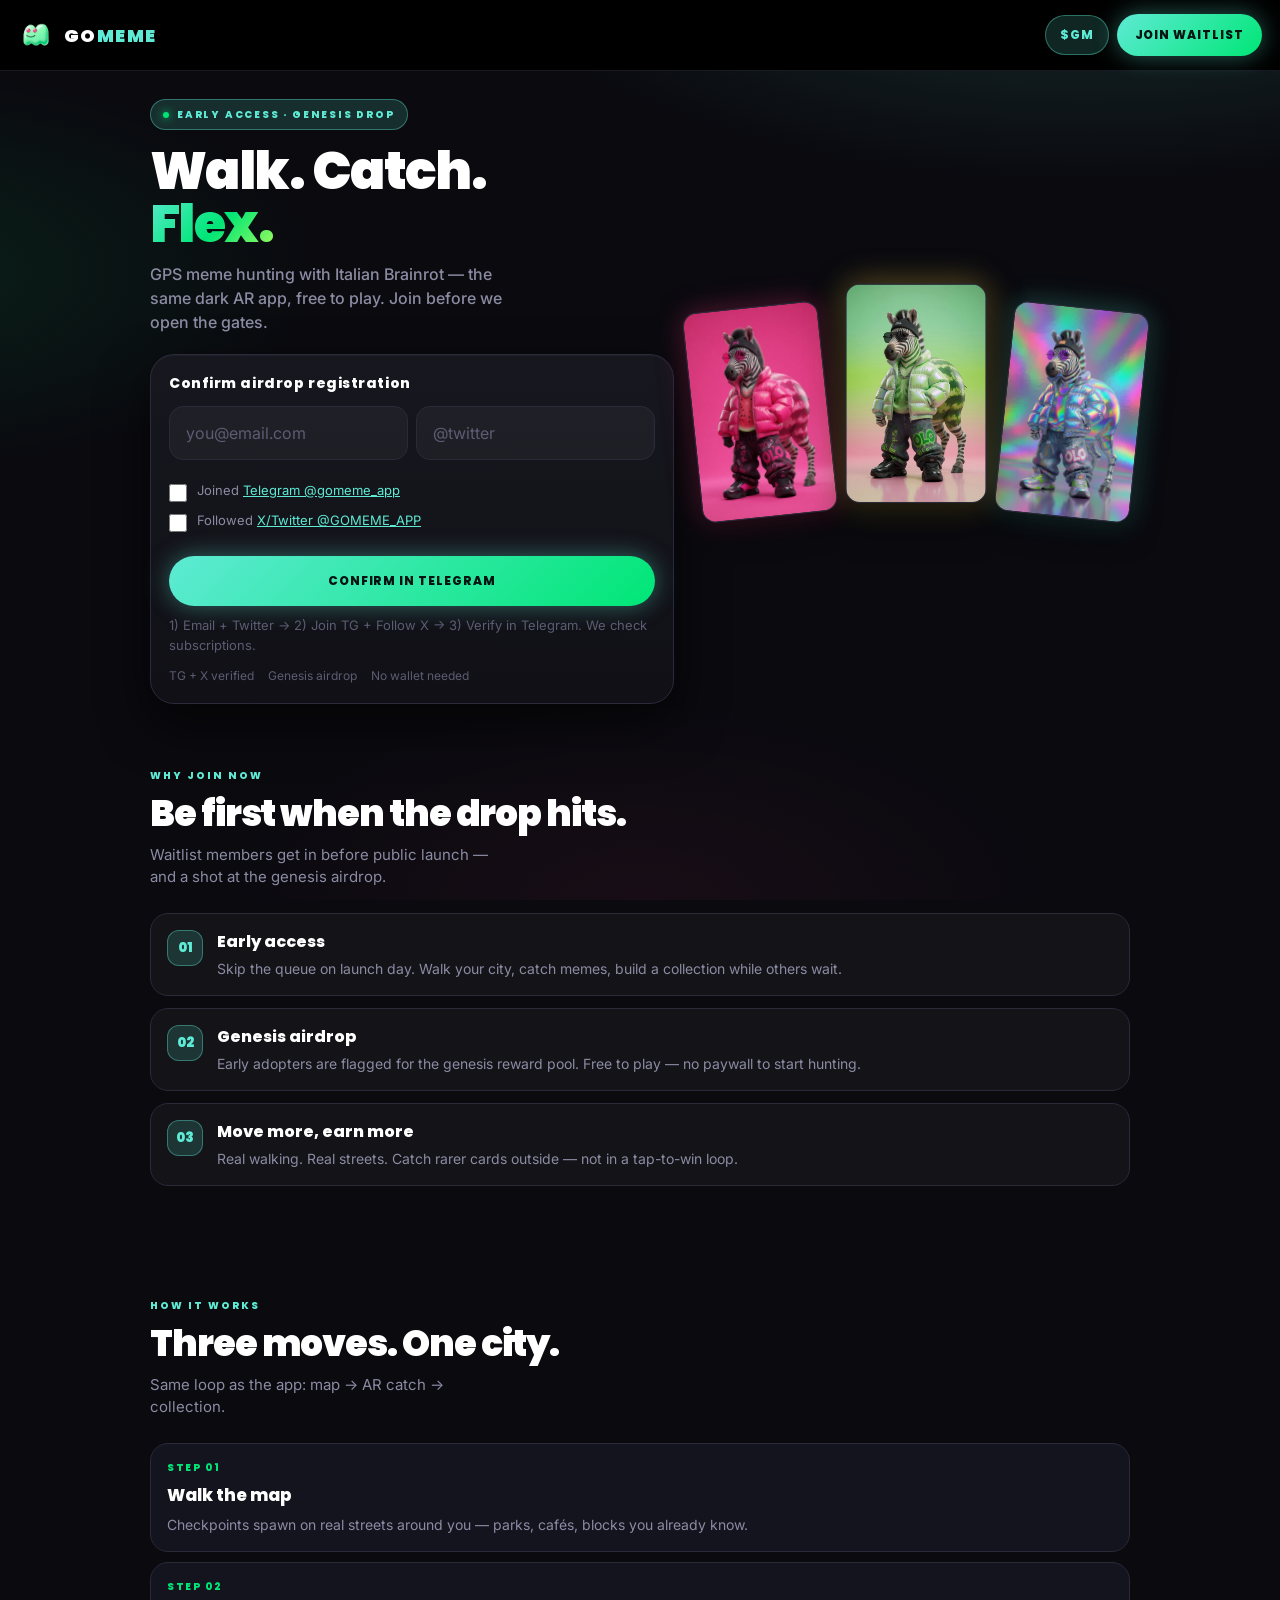
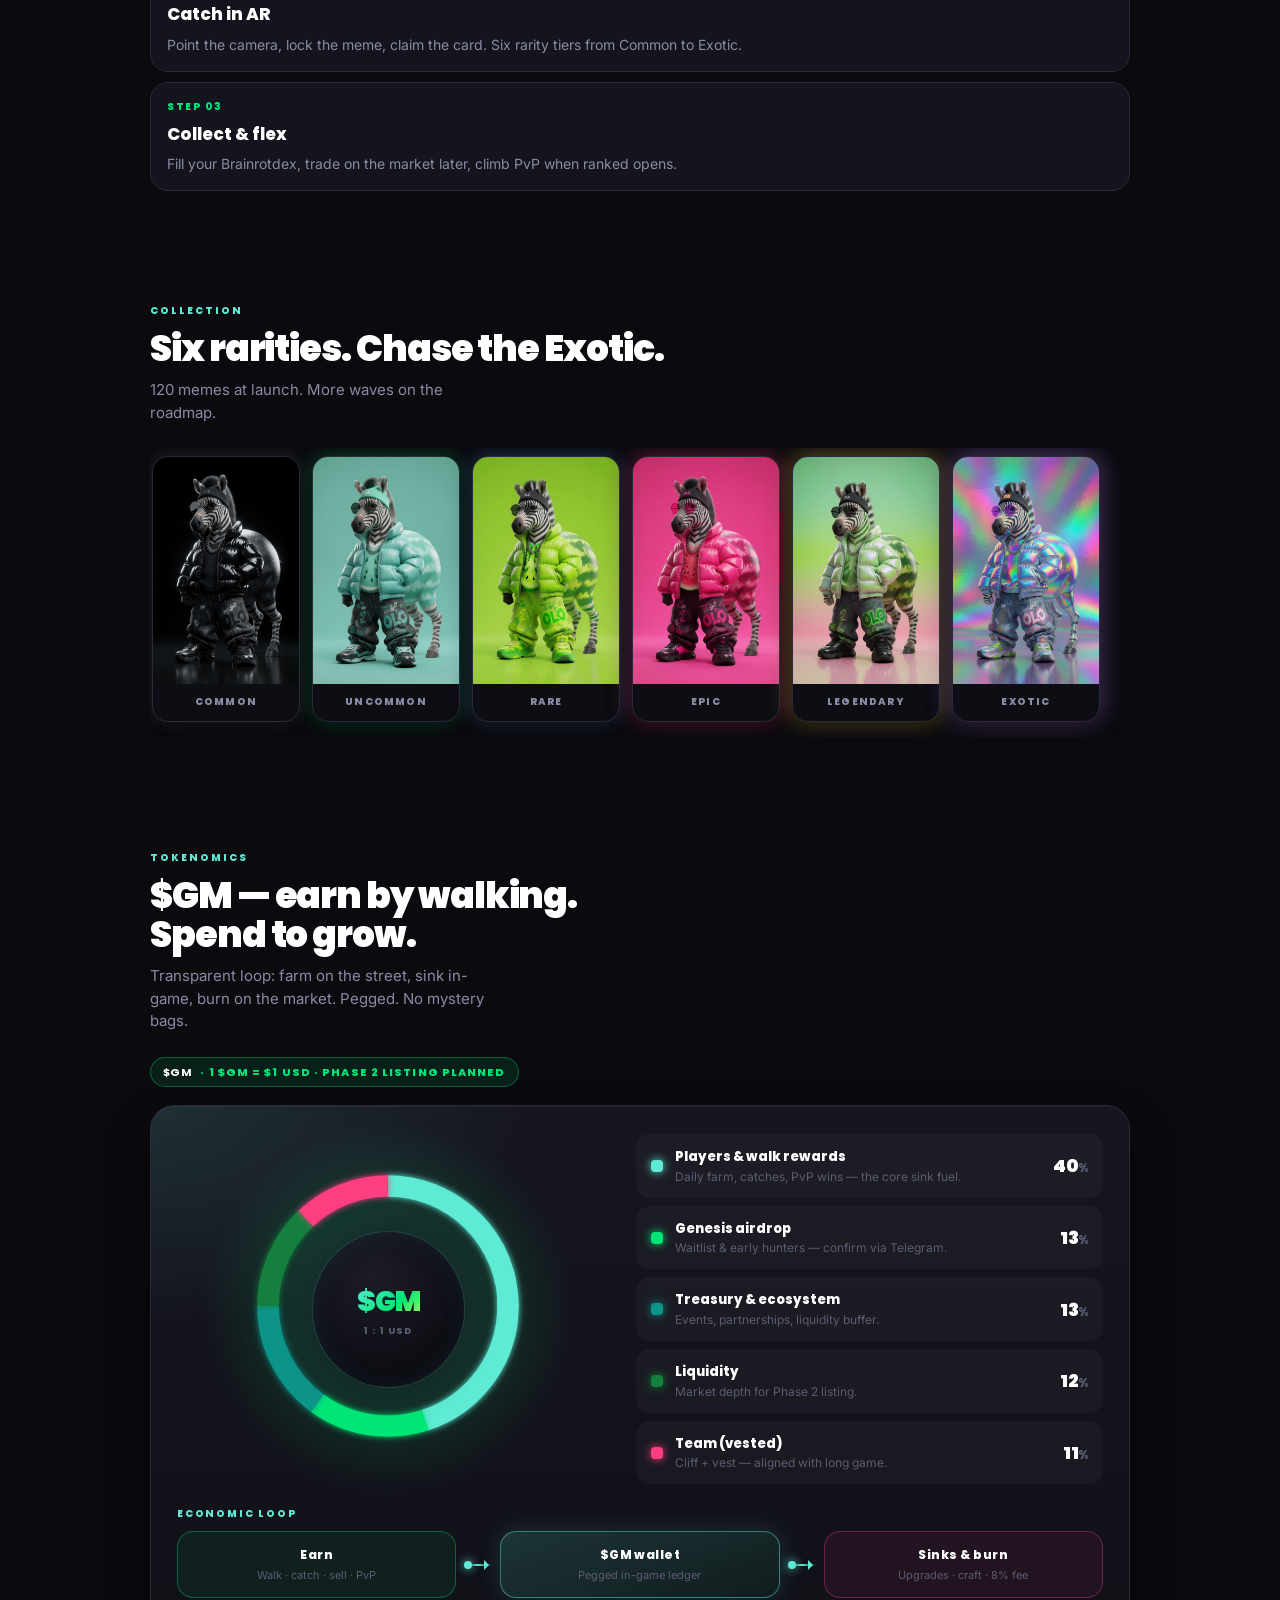
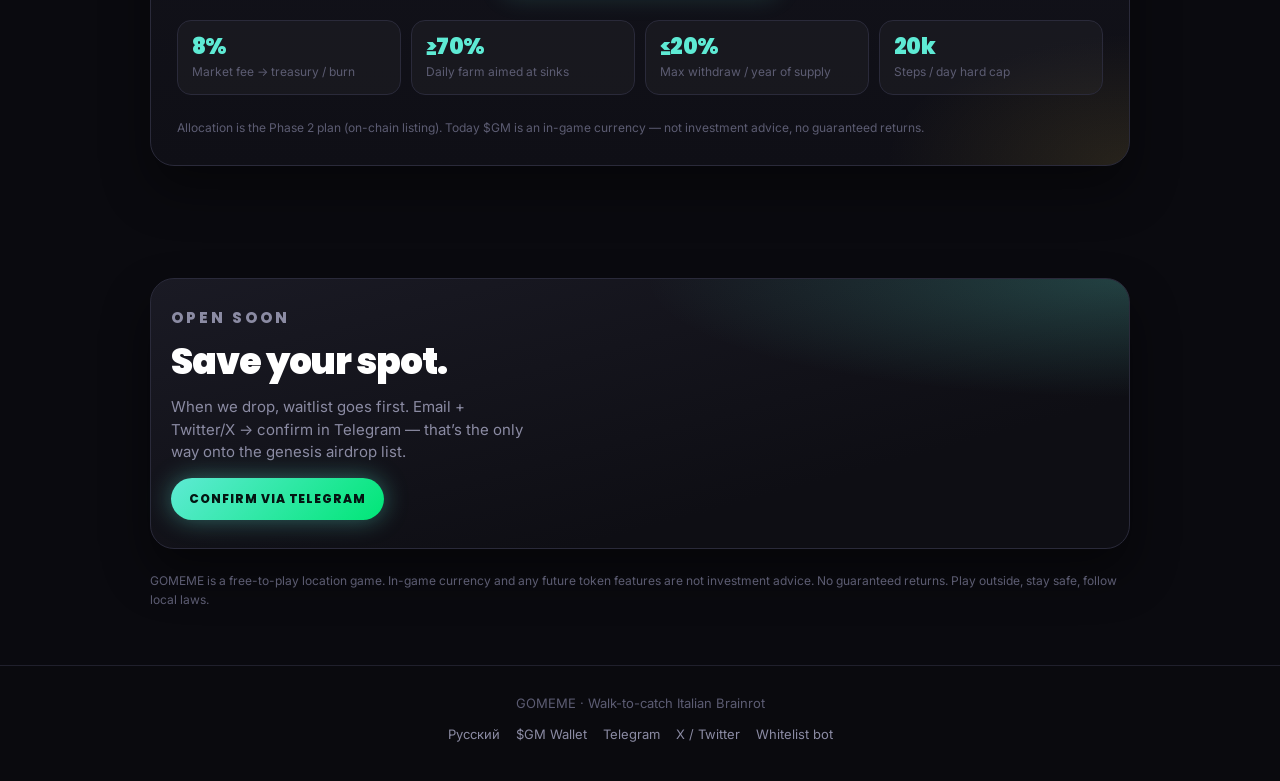
<file: index.html>
<!DOCTYPE html>
<html lang="en">
<head>
  <meta charset="UTF-8" />
  <meta name="viewport" content="width=device-width, initial-scale=1, viewport-fit=cover" />
  <title>GOMEME — Early Access Waitlist</title>
  <meta name="description" content="Walk your city. Catch Italian Brainrot memes in AR. Join the GOMEME waitlist for early access and the genesis airdrop." />
  <meta property="og:title" content="GOMEME — Early Access Waitlist" />
  <meta property="og:description" content="GPS meme hunting. Free to play. Join the waitlist before drop." />
  <meta property="og:type" content="website" />
  <meta name="theme-color" content="#0A0A0F" />
  <link rel="icon" href="official/favicon.ico?v=10" sizes="any" />
  <link rel="icon" type="image/png" href="official/favicon-192.png?v=10" sizes="192x192" />
  <link rel="apple-touch-icon" href="official/apple-touch-icon.png?v=10" sizes="180x180" />
  <link rel="preconnect" href="https://fonts.googleapis.com" />
  <link rel="preconnect" href="https://fonts.gstatic.com" crossorigin />
  <link href="https://fonts.googleapis.com/css2?family=Poppins:wght@600;700;800;900&family=Inter:wght@400;500;600;700&display=swap" rel="stylesheet" />
  <style>
    :root {
      --bg: #0a0a0f;
      --bg-elev: #131318;
      --card: #14141f;
      --border: #2a2a3a;
      --text: #ffffff;
      --muted: #8b8ba3;
      --dim: #5c5c72;
      --mint: #5eead4;
      --mint-soft: rgba(94, 234, 212, 0.16);
      --mint-line: rgba(94, 234, 212, 0.38);
      --lime: #00e676;
      --pink: #ff3d81; /* только мелкий акцент, не UI */
      --gold: #ffd24a;
      --lime-bright: #b2ff59;
      --font-display: "Poppins", system-ui, sans-serif;
      --font: "Inter", system-ui, sans-serif;
      --radius: 18px;
      --radius-lg: 24px;
      --safe-b: env(safe-area-inset-bottom, 0px);
    }

    *, *::before, *::after { box-sizing: border-box; margin: 0; padding: 0; }
    html { scroll-behavior: smooth; }
    body {
      font-family: var(--font);
      background: var(--bg);
      color: var(--text);
      line-height: 1.5;
      -webkit-font-smoothing: antialiased;
      overflow-x: hidden;
      min-height: 100svh;
    }
    a { color: inherit; text-decoration: none; }
    img { display: block; max-width: 100%; }
    button, input { font: inherit; }

    /* ambient app glow — как в map/reveal */
    .atmosphere {
      position: fixed;
      inset: 0;
      z-index: 0;
      pointer-events: none;
      background:
        radial-gradient(ellipse 90% 55% at 85% -10%, rgba(94, 234, 212, 0.18), transparent 55%),
        radial-gradient(ellipse 70% 45% at -10% 30%, rgba(0, 230, 118, 0.10), transparent 50%),
        radial-gradient(ellipse 60% 40% at 50% 100%, rgba(255, 61, 129, 0.06), transparent 55%),
        var(--bg);
    }
    .wrap { position: relative; z-index: 1; }

    /* —— Nav (app HUD) —— */
    .nav {
      position: sticky;
      top: 0;
      z-index: 40;
      display: flex;
      align-items: center;
      justify-content: space-between;
      gap: 12px;
      padding: 14px 18px;
      padding-top: max(14px, env(safe-area-inset-top));
      background: #000;
      border-bottom: 1px solid rgba(42, 42, 58, 0.6);
    }
    .brand {
      display: flex;
      align-items: center;
      gap: 10px;
      min-width: 0;
    }
    .brand img {
      width: 36px;
      height: 36px;
      /* true cutout PNG — no filter/shadow (WebKit draws a square plate) */
      border-radius: 0;
      background: transparent;
      border: 0;
      box-shadow: none;
      filter: none;
    }
    .brand-name {
      font-family: var(--font-display);
      font-weight: 900;
      font-size: 18px;
      letter-spacing: 0.08em;
      text-transform: uppercase;
    }
    .brand-name span { color: var(--mint); }
    .btn {
      display: inline-flex;
      align-items: center;
      justify-content: center;
      font-family: var(--font-display);
      font-weight: 800;
      font-size: 12px;
      letter-spacing: 0.08em;
      text-transform: uppercase;
      color: #041512;
      background: linear-gradient(135deg, #5eead4 0%, #00e676 100%);
      border: 0;
      border-radius: 999px;
      padding: 12px 18px;
      white-space: nowrap;
      cursor: pointer;
      box-shadow: 0 0 24px rgba(94, 234, 212, 0.4);
      transition: transform 0.2s ease, filter 0.2s ease, box-shadow 0.2s ease;
    }
    .btn:hover { transform: translateY(-1px); filter: brightness(1.06); box-shadow: 0 0 32px rgba(94, 234, 212, 0.55); }
    .btn:disabled { opacity: 0.55; cursor: wait; transform: none; }
    .btn-ghost {
      background: var(--mint-soft);
      color: var(--mint);
      border: 1px solid var(--mint-line);
      box-shadow: none;
    }

    /* —— Hero —— */
    .hero {
      width: min(720px, calc(100% - 32px));
      margin: 0 auto;
      padding: 28px 0 8px;
      display: grid;
      gap: 22px;
    }
    .chip {
      display: inline-flex;
      align-items: center;
      gap: 8px;
      width: fit-content;
      font-family: var(--font-display);
      font-size: 10px;
      font-weight: 800;
      letter-spacing: 0.18em;
      text-transform: uppercase;
      color: var(--mint);
      background: var(--mint-soft);
      border: 1px solid var(--mint-line);
      border-radius: 999px;
      padding: 7px 12px;
    }
    .chip::before {
      content: "";
      width: 6px;
      height: 6px;
      border-radius: 50%;
      background: var(--lime);
      box-shadow: 0 0 8px var(--lime);
    }
    .hero h1 {
      font-family: var(--font-display);
      font-weight: 900;
      font-size: clamp(34px, 9vw, 52px);
      line-height: 1.02;
      letter-spacing: -0.03em;
    }
    .hero h1 em {
      font-style: normal;
      background: linear-gradient(135deg, #5eead4, #00e676 55%, #b2ff59);
      -webkit-background-clip: text;
      background-clip: text;
      color: transparent;
    }
    .hero-lead {
      color: var(--muted);
      font-size: 16px;
      max-width: 36ch;
      font-weight: 500;
    }

    /* waitlist sheet — как модалка в приложении */
    .sheet {
      background: linear-gradient(180deg, #17171f 0%, #101016 100%);
      border: 1px solid var(--border);
      border-radius: var(--radius-lg);
      padding: 18px;
      box-shadow:
        0 20px 50px rgba(0, 0, 0, 0.55),
        inset 0 1px 0 rgba(255, 255, 255, 0.04);
    }
    .sheet-title {
      font-family: var(--font-display);
      font-weight: 800;
      font-size: 14px;
      letter-spacing: 0.04em;
      margin-bottom: 12px;
    }
    .waitlist { display: grid; gap: 10px; }
    .waitlist-row {
      display: grid;
      grid-template-columns: 1fr auto;
      gap: 8px;
    }
    .waitlist input[type="email"],
    .waitlist input[type="text"] {
      width: 100%;
      background: rgba(255, 255, 255, 0.04);
      border: 1px solid var(--border);
      color: var(--text);
      border-radius: 14px;
      padding: 14px 16px;
      outline: 0;
      transition: border-color 0.2s ease, background 0.2s ease;
    }
    .waitlist input[type="email"]::placeholder,
    .waitlist input[type="text"]::placeholder { color: var(--dim); }
    .waitlist input[type="email"]:focus,
    .waitlist input[type="text"]:focus {
      border-color: var(--mint-line);
      background: rgba(94, 234, 212, 0.06);
    }
    .extra-fields {
      display: grid;
      grid-template-columns: 1fr 1fr;
      gap: 8px;
    }
    .social-gates {
      display: grid;
      gap: 10px;
      margin-top: 12px;
    }
    .social-gates label {
      display: flex;
      align-items: flex-start;
      gap: 10px;
      font-size: 13px;
      color: var(--muted);
      cursor: pointer;
      line-height: 1.35;
      min-width: 0;
    }
    .social-gates input[type="checkbox"] {
      width: 18px;
      height: 18px;
      margin-top: 2px;
      flex-shrink: 0;
      accent-color: var(--mint);
    }
    .social-gates label > span {
      min-width: 0;
      flex: 1;
      overflow-wrap: anywhere;
    }
    .waitlist-meta {
      display: flex;
      flex-wrap: wrap;
      gap: 10px 14px;
      font-size: 12px;
      color: var(--dim);
      margin-top: 2px;
    }
    .waitlist-meta strong { color: var(--text); font-weight: 700; }
    .waitlist-note {
      font-size: 13px;
      color: var(--dim);
      min-height: 1.2em;
    }
    .waitlist-note.ok { color: var(--lime); }
    .waitlist-note.err { color: #ff6b8a; }

    /* floating rarity cards — визуальный якорь продукта */
    .fan {
      display: grid;
      grid-template-columns: repeat(3, 1fr);
      gap: 10px;
      margin-top: 6px;
      perspective: 900px;
    }
    .fan figure {
      margin: 0;
      border-radius: 14px;
      overflow: hidden;
      background: var(--card);
      border: 1px solid var(--border);
      transform-origin: center bottom;
      animation: floatCard 5.5s ease-in-out infinite;
    }
    .fan figure:nth-child(1) {
      transform: rotate(-6deg) translateY(10px);
      box-shadow: 0 12px 28px rgba(0, 0, 0, 0.5), 0 0 28px rgba(255, 61, 129, 0.35);
      animation-delay: 0s;
    }
    .fan figure:nth-child(2) {
      transform: rotate(0deg) translateY(-4px) scale(1.04);
      z-index: 2;
      box-shadow: 0 16px 36px rgba(0, 0, 0, 0.55), 0 0 32px rgba(255, 210, 74, 0.4);
      animation-delay: 0.4s;
    }
    .fan figure:nth-child(3) {
      transform: rotate(6deg) translateY(10px);
      box-shadow: 0 12px 28px rgba(0, 0, 0, 0.5), 0 0 28px rgba(94, 234, 212, 0.3);
      animation-delay: 0.8s;
    }
    .fan img { width: 100%; aspect-ratio: 9 / 14; object-fit: cover; }
    @keyframes floatCard {
      0%, 100% { translate: 0 0; }
      50% { translate: 0 -6px; }
    }

    /* —— Sections —— */
    .section {
      width: min(720px, calc(100% - 32px));
      margin: 0 auto;
      padding: 56px 0;
    }
    .section-label {
      font-family: var(--font-display);
      font-size: 10px;
      font-weight: 800;
      letter-spacing: 0.2em;
      text-transform: uppercase;
      color: var(--mint);
      margin-bottom: 12px;
    }
    .section h2 {
      font-family: var(--font-display);
      font-weight: 900;
      font-size: clamp(26px, 6.5vw, 36px);
      letter-spacing: -0.03em;
      line-height: 1.08;
      margin-bottom: 10px;
    }
    .section-lead {
      color: var(--muted);
      font-size: 15px;
      max-width: 40ch;
      margin-bottom: 24px;
    }

    .tiles {
      display: grid;
      gap: 12px;
    }
    .tile {
      display: grid;
      grid-template-columns: auto 1fr;
      gap: 14px;
      align-items: start;
      padding: 16px;
      background: var(--bg-elev);
      border: 1px solid var(--border);
      border-radius: var(--radius);
      opacity: 0;
      transform: translateY(14px);
      transition: opacity 0.55s ease, transform 0.55s ease;
    }
    .tile.in { opacity: 1; transform: none; }
    .tile-n {
      width: 36px;
      height: 36px;
      border-radius: 12px;
      display: grid;
      place-items: center;
      font-family: var(--font-display);
      font-weight: 900;
      font-size: 13px;
      color: var(--mint);
      background: var(--mint-soft);
      border: 1px solid var(--mint-line);
    }
    .tile h3 {
      font-family: var(--font-display);
      font-size: 16px;
      font-weight: 800;
      margin-bottom: 4px;
    }
    .tile p { color: var(--muted); font-size: 14px; }

    .loop {
      display: grid;
      gap: 10px;
    }
    .loop-step {
      padding: 16px;
      background: var(--card);
      border: 1px solid var(--border);
      border-radius: var(--radius);
    }
    .loop-step .n {
      display: block;
      font-family: var(--font-display);
      font-size: 10px;
      font-weight: 800;
      letter-spacing: 0.16em;
      text-transform: uppercase;
      color: var(--lime);
      margin-bottom: 8px;
    }
    .loop-step h3 {
      font-family: var(--font-display);
      font-size: 17px;
      font-weight: 800;
      margin-bottom: 6px;
    }
    .loop-step p { color: var(--muted); font-size: 14px; }

    .rarity {
      display: flex;
      gap: 12px;
      overflow-x: auto;
      scroll-snap-type: x mandatory;
      padding: 8px 2px 16px;
      -webkit-overflow-scrolling: touch;
      scrollbar-width: none;
    }
    .rarity::-webkit-scrollbar { display: none; }
    .rarity figure {
      flex: 0 0 148px;
      margin: 0;
      scroll-snap-align: start;
      border-radius: 16px;
      overflow: hidden;
      background: var(--card);
      border: 1px solid var(--border);
    }
    .rarity figure[data-r="common"] { box-shadow: 0 10px 24px rgba(0,0,0,0.4), 0 0 18px rgba(160,160,175,0.2); }
    .rarity figure[data-r="uncommon"] { box-shadow: 0 10px 24px rgba(0,0,0,0.4), 0 0 20px rgba(0,230,118,0.28); }
    .rarity figure[data-r="rare"] { box-shadow: 0 10px 24px rgba(0,0,0,0.4), 0 0 20px rgba(96,165,250,0.3); }
    .rarity figure[data-r="epic"] { box-shadow: 0 10px 24px rgba(0,0,0,0.4), 0 0 24px rgba(255,61,129,0.4); }
    .rarity figure[data-r="legendary"] { box-shadow: 0 10px 24px rgba(0,0,0,0.4), 0 0 24px rgba(255,210,74,0.42); }
    .rarity figure[data-r="exotic"] { box-shadow: 0 10px 24px rgba(0,0,0,0.4), 0 0 26px rgba(192,132,252,0.45); }
    .rarity img { width: 100%; aspect-ratio: 9 / 14; object-fit: cover; }
    .rarity figcaption {
      text-align: center;
      padding: 10px 8px 12px;
      font-family: var(--font-display);
      font-size: 10px;
      font-weight: 800;
      letter-spacing: 0.12em;
      text-transform: uppercase;
      color: var(--muted);
      background: rgba(0, 0, 0, 0.35);
    }

    /* —— Tokenomics —— */
    .tk-peg {
      display: inline-flex; align-items: center; gap: 8px;
      font-family: var(--font-display); font-size: 11px; font-weight: 800;
      letter-spacing: 0.1em; text-transform: uppercase;
      color: var(--lime); background: rgba(0, 230, 118, 0.1);
      border: 1px solid rgba(0, 230, 118, 0.35); border-radius: 999px;
      padding: 6px 12px; margin-bottom: 18px;
    }
    .tk-peg strong { color: var(--text); letter-spacing: 0.04em; }
    .tk-board {
      display: grid; gap: 22px;
      padding: 22px 18px;
      background:
        radial-gradient(ellipse 70% 60% at 0% 0%, rgba(94, 234, 212, 0.12), transparent 55%),
        radial-gradient(ellipse 50% 40% at 100% 100%, rgba(255, 210, 74, 0.1), transparent 50%),
        linear-gradient(180deg, #16161f 0%, #0f0f16 100%);
      border: 1px solid var(--border); border-radius: var(--radius-lg);
      box-shadow: 0 24px 48px rgba(0,0,0,0.4), inset 0 1px 0 rgba(255,255,255,0.04);
      overflow: visible;
    }
    .tk-split {
      display: grid; gap: 28px; align-items: center;
    }
    .tk-donut-wrap {
      position: relative; width: min(320px, 78vw); aspect-ratio: 1;
      margin: 0 auto; overflow: visible;
    }
    /* Круглое свечение — не CSS filter (он даёт квадратный bbox) */
    .tk-donut-wrap::before {
      content: "";
      position: absolute;
      inset: -8%;
      border-radius: 50%;
      background: radial-gradient(circle, rgba(94, 234, 212, 0.28) 0%, rgba(0, 230, 118, 0.12) 42%, transparent 70%);
      pointer-events: none; z-index: 0;
    }
    .tk-donut-wrap svg {
      position: relative; z-index: 1;
      width: 100%; height: 100%;
      transform: rotate(-90deg);
      overflow: visible;
    }
    .tk-ring {
      fill: none; stroke-width: 16; stroke-linecap: butt;
      stroke-dasharray: 0 565.5;
      transition: stroke-dasharray 1.1s cubic-bezier(0.22, 1, 0.36, 1), stroke-dashoffset 1.1s cubic-bezier(0.22, 1, 0.36, 1), opacity 0.25s ease;
    }
    .tk-board.in .tk-ring { /* filled via JS */ }
    .tk-track { fill: none; stroke: rgba(255,255,255,0.06); stroke-width: 16; }
    .tk-hub {
      position: absolute; inset: 26%;
      z-index: 2;
      display: grid; place-items: center; text-align: center;
      border-radius: 50%;
      background: radial-gradient(circle at 40% 30%, #1c1c28, #0c0c12 70%);
      border: 1px solid rgba(94, 234, 212, 0.22);
      box-shadow: inset 0 0 24px rgba(94, 234, 212, 0.08), 0 0 32px rgba(0,0,0,0.45);
      animation: tkPulse 3.2s ease-in-out infinite;
    }
    .tk-hub .sym {
      font-family: var(--font-display); font-weight: 900; font-size: 28px;
      letter-spacing: -0.03em;
      background: linear-gradient(135deg, #5eead4, #00e676 60%, #b2ff59);
      -webkit-background-clip: text; background-clip: text; color: transparent;
    }
    .tk-hub .sub {
      font-family: var(--font-display); font-size: 9px; font-weight: 800;
      letter-spacing: 0.16em; text-transform: uppercase; color: var(--dim); margin-top: 2px;
    }
    @keyframes tkPulse {
      0%, 100% { box-shadow: inset 0 0 24px rgba(94, 234, 212, 0.08), 0 0 28px rgba(94, 234, 212, 0.12); }
      50% { box-shadow: inset 0 0 28px rgba(94, 234, 212, 0.14), 0 0 40px rgba(94, 234, 212, 0.28); }
    }
    .tk-legend { list-style: none; display: grid; gap: 8px; margin: 0; padding: 0; }
    .tk-leg {
      display: grid; grid-template-columns: 12px 1fr auto; gap: 12px; align-items: center;
      padding: 12px 14px; border-radius: 14px;
      background: rgba(255,255,255,0.03); border: 1px solid transparent;
      cursor: default; opacity: 0; transform: translateX(12px);
      transition: opacity 0.5s ease, transform 0.5s ease, border-color 0.2s ease, background 0.2s ease;
    }
    .tk-board.in .tk-leg { opacity: 1; transform: none; }
    .tk-leg:hover, .tk-leg.active {
      background: rgba(94, 234, 212, 0.06); border-color: rgba(94, 234, 212, 0.25);
    }
    .tk-dot { width: 12px; height: 12px; border-radius: 4px; box-shadow: 0 0 10px currentColor; }
    .tk-leg h4 {
      font-family: var(--font-display); font-size: 13px; font-weight: 800; margin: 0 0 2px;
    }
    .tk-leg p { margin: 0; font-size: 12px; color: var(--dim); line-height: 1.35; }
    .tk-pct {
      font-family: var(--font-display); font-weight: 900; font-size: 18px;
      letter-spacing: -0.02em; color: var(--text); min-width: 3.2ch; text-align: right;
    }
    .tk-pct span { color: var(--dim); font-size: 12px; font-weight: 700; }

    .tk-flow {
      display: grid; gap: 10px;
      opacity: 0; transform: translateY(16px);
      transition: opacity 0.6s ease 0.15s, transform 0.6s ease 0.15s;
    }
    .tk-board.in .tk-flow { opacity: 1; transform: none; }
    .tk-flow-label {
      font-family: var(--font-display); font-size: 10px; font-weight: 800;
      letter-spacing: 0.18em; text-transform: uppercase; color: var(--mint);
    }
    .tk-pipeline {
      display: grid; grid-template-columns: 1fr auto 1fr auto 1fr; gap: 8px; align-items: stretch;
    }
    .tk-node {
      position: relative; overflow: hidden;
      padding: 14px 12px; border-radius: 16px; text-align: center;
      background: rgba(255,255,255,0.03); border: 1px solid var(--border);
    }
    .tk-node.earn { border-color: rgba(0, 230, 118, 0.35); background: rgba(0, 230, 118, 0.07); }
    .tk-node.token {
      border-color: rgba(94, 234, 212, 0.45);
      background: linear-gradient(160deg, rgba(94, 234, 212, 0.16), rgba(0, 230, 118, 0.06));
      box-shadow: 0 0 24px rgba(94, 234, 212, 0.15);
    }
    .tk-node.sink { border-color: rgba(255, 61, 129, 0.35); background: rgba(255, 61, 129, 0.07); }
    .tk-node h4 {
      font-family: var(--font-display); font-size: 12px; font-weight: 800;
      letter-spacing: 0.04em; margin-bottom: 4px;
    }
    .tk-node p { font-size: 11px; color: var(--dim); line-height: 1.35; margin: 0; }
    .tk-arrow {
      align-self: center; width: 28px; height: 2px;
      background: linear-gradient(90deg, transparent, var(--mint), transparent);
      position: relative; overflow: visible;
    }
    .tk-arrow::after {
      content: ""; position: absolute; right: -2px; top: 50%; transform: translateY(-50%);
      border: 5px solid transparent; border-left-color: var(--mint);
    }
    .tk-arrow::before {
      content: ""; position: absolute; left: 0; top: 50%; width: 8px; height: 8px;
      margin-top: -4px; border-radius: 50%; background: var(--mint);
      box-shadow: 0 0 10px var(--mint);
      animation: tkDash 1.6s linear infinite;
    }
    @keyframes tkDash {
      0% { left: 0; opacity: 0; }
      20% { opacity: 1; }
      100% { left: calc(100% - 4px); opacity: 0; }
    }

    .tk-metrics {
      display: grid; grid-template-columns: repeat(2, 1fr); gap: 10px;
      opacity: 0; transform: translateY(14px);
      transition: opacity 0.55s ease 0.25s, transform 0.55s ease 0.25s;
    }
    .tk-board.in .tk-metrics { opacity: 1; transform: none; }
    .tk-metric {
      padding: 14px; border-radius: 14px;
      background: rgba(255,255,255,0.03); border: 1px solid var(--border);
    }
    .tk-metric .v {
      font-family: var(--font-display); font-weight: 900; font-size: 22px;
      letter-spacing: -0.03em; color: var(--mint); line-height: 1.1;
    }
    .tk-metric .k {
      font-size: 12px; color: var(--dim); margin-top: 4px; line-height: 1.35;
    }
    .tk-note {
      font-size: 12px; color: var(--dim); line-height: 1.5; margin-top: 2px;
    }

    @media (min-width: 720px) {
      .tk-split { grid-template-columns: 0.95fr 1.05fr; gap: 36px; }
      .tk-metrics { grid-template-columns: repeat(4, 1fr); }
      .tk-board { padding: 28px 26px; }
    }
    @media (max-width: 520px) {
      .tk-pipeline { grid-template-columns: 1fr; gap: 6px; }
      .tk-arrow {
        width: 2px; height: 22px; margin: 0 auto;
        background: linear-gradient(180deg, transparent, var(--mint), transparent);
      }
      .tk-arrow::after {
        right: 50%; top: auto; bottom: -2px; transform: translateX(50%);
        border: 5px solid transparent; border-top-color: var(--mint); border-left-color: transparent;
      }
      .tk-arrow::before { animation: tkDashV 1.6s linear infinite; left: 50%; margin-left: -4px; top: 0; }
    }
    @keyframes tkDashV {
      0% { top: 0; opacity: 0; }
      20% { opacity: 1; }
      100% { top: calc(100% - 4px); opacity: 0; }
    }

    .drop {
      border-radius: var(--radius-lg);
      padding: 28px 20px;
      background:
        radial-gradient(ellipse 90% 80% at 100% 0%, rgba(94, 234, 212, 0.22), transparent 55%),
        linear-gradient(165deg, #1a1a24, #0e0e14 72%);
      border: 1px solid var(--border);
      box-shadow: 0 24px 48px rgba(0, 0, 0, 0.45);
      display: grid;
      gap: 14px;
    }
    .drop h2 { margin-bottom: 0; }
    .drop p { color: var(--muted); font-size: 15px; max-width: 40ch; }

    .legal {
      color: var(--dim);
      font-size: 12px;
      line-height: 1.6;
      margin-top: 22px;
    }

    footer {
      border-top: 1px solid rgba(42, 42, 58, 0.7);
      padding: 28px 20px calc(36px + var(--safe-b));
      text-align: center;
      color: var(--dim);
      font-size: 13px;
      background: rgba(10, 10, 15, 0.9);
    }
    footer a { color: var(--muted); }
    footer a:hover { color: var(--mint); }
    footer .row {
      margin-top: 12px;
      display: flex;
      gap: 16px;
      justify-content: center;
      flex-wrap: wrap;
    }

    @media (max-width: 560px) {
      .waitlist-row { grid-template-columns: 1fr; }
      .waitlist-row .btn { height: 50px; }
      .extra-fields { grid-template-columns: 1fr; }
      .fan { gap: 8px; }
    }
    @media (min-width: 860px) {
      .hero, .section { width: min(980px, calc(100% - 48px)); }
      .hero-grid {
        display: grid;
        grid-template-columns: 1.1fr 0.9fr;
        gap: 28px;
        align-items: center;
      }
      .fan { margin-top: 0; }
    }
  </style>
</head>
<body>
  <div class="atmosphere" aria-hidden="true"></div>
  <div class="wrap">
    <nav class="nav" aria-label="Primary">
      <a class="brand" href="#">
        <img src="official/logo-1-mint-96.png?v=13" width="36" height="36" alt="" />
        <span class="brand-name">GO<span>MEME</span></span>
      </a>
      <div style="display:flex;gap:8px;align-items:center">
        <a class="btn btn-ghost" href="#tokenomics" style="padding:10px 14px">$GM</a>
        <a class="btn" href="#waitlist">Join waitlist</a>
      </div>
    </nav>

    <header class="hero" id="waitlist">
      <div class="hero-grid">
        <div>
          <p class="chip">Early access · Genesis drop</p>
          <h1 style="margin-top:14px">Walk. Catch.<br /><em>Flex.</em></h1>
          <p class="hero-lead" style="margin-top:12px">
            GPS meme hunting with Italian Brainrot — the same dark AR app, free to play. Join before we open the gates.
          </p>

          <div class="sheet" style="margin-top:20px">
            <p class="sheet-title">Confirm airdrop registration</p>
            <form class="waitlist" id="waitlist-form" novalidate>
              <div class="extra-fields">
                <label class="sr-only" for="email" style="position:absolute;left:-9999px">Email</label>
                <input id="email" name="email" type="email" required autocomplete="email" placeholder="you@email.com" />
                <label class="sr-only" for="twitter" style="position:absolute;left:-9999px">Twitter / X</label>
                <input id="twitter" name="twitter" type="text" required autocomplete="username" inputmode="text" placeholder="@twitter" />
              </div>
              <div class="social-gates">
                <label>
                  <input id="gate-tg" type="checkbox" required />
                  <span>Joined <a href="https://t.me/gomeme_app" target="_blank" rel="noopener" style="color:var(--mint);text-decoration:underline">Telegram @gomeme_app</a></span>
                </label>
                <label>
                  <input id="gate-x" type="checkbox" required />
                  <span>Followed <a href="https://x.com/intent/follow?screen_name=GOMEME_APP" target="_blank" rel="noopener" style="color:var(--mint);text-decoration:underline">X/Twitter @GOMEME_APP</a></span>
                </label>
              </div>
              <button class="btn" type="submit" id="submit-btn" style="width:100%;height:50px;margin-top:14px">Confirm in Telegram</button>
              <p class="waitlist-note" id="form-note" role="status">1) Email + Twitter → 2) Join TG + Follow X → 3) Verify in Telegram. We check subscriptions.</p>
              <div class="waitlist-meta">
                <span>TG + X verified</span>
                <span>Genesis airdrop</span>
                <span>No wallet needed</span>
              </div>
            </form>
          </div>
        </div>

        <div class="fan" aria-hidden="true">
          <figure><img src="cards/epic.jpg" alt="" /></figure>
          <figure><img src="cards/legendary.jpg" alt="" /></figure>
          <figure><img src="cards/exotic.jpg" alt="" /></figure>
        </div>
      </div>
    </header>

    <main>
      <section class="section" id="why">
        <p class="section-label">Why join now</p>
        <h2>Be first when the drop hits.</h2>
        <p class="section-lead">Waitlist members get in before public launch — and a shot at the genesis airdrop.</p>
        <div class="tiles">
          <article class="tile">
            <span class="tile-n">01</span>
            <div>
              <h3>Early access</h3>
              <p>Skip the queue on launch day. Walk your city, catch memes, build a collection while others wait.</p>
            </div>
          </article>
          <article class="tile">
            <span class="tile-n">02</span>
            <div>
              <h3>Genesis airdrop</h3>
              <p>Early adopters are flagged for the genesis reward pool. Free to play — no paywall to start hunting.</p>
            </div>
          </article>
          <article class="tile">
            <span class="tile-n">03</span>
            <div>
              <h3>Move more, earn more</h3>
              <p>Real walking. Real streets. Catch rarer cards outside — not in a tap-to-win loop.</p>
            </div>
          </article>
        </div>
      </section>

      <section class="section" id="play">
        <p class="section-label">How it works</p>
        <h2>Three moves. One city.</h2>
        <p class="section-lead">Same loop as the app: map → AR catch → collection.</p>
        <div class="loop">
          <div class="loop-step">
            <span class="n">Step 01</span>
            <h3>Walk the map</h3>
            <p>Checkpoints spawn on real streets around you — parks, cafés, blocks you already know.</p>
          </div>
          <div class="loop-step">
            <span class="n">Step 02</span>
            <h3>Catch in AR</h3>
            <p>Point the camera, lock the meme, claim the card. Six rarity tiers from Common to Exotic.</p>
          </div>
          <div class="loop-step">
            <span class="n">Step 03</span>
            <h3>Collect &amp; flex</h3>
            <p>Fill your Brainrotdex, trade on the market later, climb PvP when ranked opens.</p>
          </div>
        </div>
      </section>

      <section class="section" id="rarity">
        <p class="section-label">Collection</p>
        <h2>Six rarities. Chase the Exotic.</h2>
        <p class="section-lead">120 memes at launch. More waves on the roadmap.</p>
        <div class="rarity" aria-label="Rarity card previews">
          <figure data-r="common"><img src="cards/common.jpg" alt="Common" loading="lazy" /><figcaption>Common</figcaption></figure>
          <figure data-r="uncommon"><img src="cards/uncommon.jpg" alt="Uncommon" loading="lazy" /><figcaption>Uncommon</figcaption></figure>
          <figure data-r="rare"><img src="cards/rare.jpg" alt="Rare" loading="lazy" /><figcaption>Rare</figcaption></figure>
          <figure data-r="epic"><img src="cards/epic.jpg" alt="Epic" loading="lazy" /><figcaption>Epic</figcaption></figure>
          <figure data-r="legendary"><img src="cards/legendary.jpg" alt="Legendary" loading="lazy" /><figcaption>Legendary</figcaption></figure>
          <figure data-r="exotic"><img src="cards/exotic.jpg" alt="Exotic" loading="lazy" /><figcaption>Exotic</figcaption></figure>
        </div>
      </section>

      <section class="section" id="tokenomics">
        <p class="section-label">Tokenomics</p>
        <h2>$GM — earn by walking.<br />Spend to grow.</h2>
        <p class="section-lead">Transparent loop: farm on the street, sink in-game, burn on the market. Pegged. No mystery bags.</p>
        <p class="tk-peg"><strong>$GM</strong> · 1 $GM = $1 USD · Phase&nbsp;2 listing planned</p>

        <div class="tk-board" id="tk-board" data-tk>
          <div class="tk-split">
            <div class="tk-donut-wrap" aria-hidden="true">
              <svg viewBox="0 0 240 240" role="img">
                <defs>
                  <filter id="tkRingGlow" x="-40%" y="-40%" width="180%" height="180%" color-interpolation-filters="sRGB">
                    <feGaussianBlur in="SourceGraphic" stdDeviation="2.2" result="b" />
                    <feMerge>
                      <feMergeNode in="b" />
                      <feMergeNode in="SourceGraphic" />
                    </feMerge>
                  </filter>
                </defs>
                <circle class="tk-track" cx="120" cy="120" r="90" />
                <!-- circumference ≈ 565.48 · brand palette only -->
                <circle class="tk-ring" data-pct="45" data-color="#5eead4" cx="120" cy="120" r="90" stroke="#5eead4" filter="url(#tkRingGlow)" />
                <circle class="tk-ring" data-pct="15" data-color="#00e676" cx="120" cy="120" r="90" stroke="#00e676" filter="url(#tkRingGlow)" />
                <circle class="tk-ring" data-pct="15" data-color="#0d9488" cx="120" cy="120" r="90" stroke="#0d9488" filter="url(#tkRingGlow)" />
                <circle class="tk-ring" data-pct="13" data-color="#15803d" cx="120" cy="120" r="90" stroke="#15803d" filter="url(#tkRingGlow)" />
                <circle class="tk-ring" data-pct="12" data-color="#ff3d81" cx="120" cy="120" r="90" stroke="#ff3d81" filter="url(#tkRingGlow)" />
              </svg>
              <div class="tk-hub">
                <div>
                  <div class="sym">$GM</div>
                  <div class="sub">1 : 1 USD</div>
                </div>
              </div>
            </div>

            <ul class="tk-legend" aria-label="Planned $GM allocation">
              <li class="tk-leg" data-i="0" style="transition-delay:0.05s">
                <span class="tk-dot" style="background:#5eead4;color:#5eead4"></span>
                <div>
                  <h4>Players &amp; walk rewards</h4>
                  <p>Daily farm, catches, PvP wins — the core sink fuel.</p>
                </div>
                <div class="tk-pct" data-count="45">0<span>%</span></div>
              </li>
              <li class="tk-leg" data-i="1" style="transition-delay:0.12s">
                <span class="tk-dot" style="background:#00e676;color:#00e676"></span>
                <div>
                  <h4>Genesis airdrop</h4>
                  <p>Waitlist &amp; early hunters — confirm via Telegram.</p>
                </div>
                <div class="tk-pct" data-count="15">0<span>%</span></div>
              </li>
              <li class="tk-leg" data-i="2" style="transition-delay:0.19s">
                <span class="tk-dot" style="background:#0d9488;color:#0d9488"></span>
                <div>
                  <h4>Treasury &amp; ecosystem</h4>
                  <p>Events, partnerships, liquidity buffer.</p>
                </div>
                <div class="tk-pct" data-count="15">0<span>%</span></div>
              </li>
              <li class="tk-leg" data-i="3" style="transition-delay:0.26s">
                <span class="tk-dot" style="background:#15803d;color:#15803d"></span>
                <div>
                  <h4>Liquidity</h4>
                  <p>Market depth for Phase&nbsp;2 listing.</p>
                </div>
                <div class="tk-pct" data-count="13">0<span>%</span></div>
              </li>
              <li class="tk-leg" data-i="4" style="transition-delay:0.33s">
                <span class="tk-dot" style="background:#ff3d81;color:#ff3d81"></span>
                <div>
                  <h4>Team (vested)</h4>
                  <p>Cliff + vest — aligned with long game.</p>
                </div>
                <div class="tk-pct" data-count="12">0<span>%</span></div>
              </li>
            </ul>
          </div>

          <div class="tk-flow">
            <p class="tk-flow-label">Economic loop</p>
            <div class="tk-pipeline" aria-label="Earn spend burn loop">
              <div class="tk-node earn">
                <h4>Earn</h4>
                <p>Walk · catch · sell · PvP</p>
              </div>
              <div class="tk-arrow" aria-hidden="true"></div>
              <div class="tk-node token">
                <h4>$GM wallet</h4>
                <p>Pegged in-game ledger</p>
              </div>
              <div class="tk-arrow" aria-hidden="true"></div>
              <div class="tk-node sink">
                <h4>Sinks &amp; burn</h4>
                <p>Upgrades · craft · 8% fee</p>
              </div>
            </div>
          </div>

          <div class="tk-metrics">
            <div class="tk-metric">
              <div class="v">8%</div>
              <div class="k">Market fee → treasury / burn</div>
            </div>
            <div class="tk-metric">
              <div class="v">≥70%</div>
              <div class="k">Daily farm aimed at sinks</div>
            </div>
            <div class="tk-metric">
              <div class="v">≤20%</div>
              <div class="k">Max withdraw / year of supply</div>
            </div>
            <div class="tk-metric">
              <div class="v">20k</div>
              <div class="k">Steps / day hard cap</div>
            </div>
          </div>

          <p class="tk-note">Allocation is the Phase&nbsp;2 plan (on-chain listing). Today $GM is an in-game currency — not investment advice, no guaranteed returns.</p>
        </div>
      </section>

      <section class="section" id="join">
        <div class="drop">
          <p class="section-label" style="margin-bottom:0">Open soon</p>
          <h2>Save your spot.</h2>
          <p>When we drop, waitlist goes first. Email + Twitter/X → confirm in Telegram — that’s the only way onto the genesis airdrop list.</p>
          <a class="btn" href="#waitlist" style="justify-self:start">Confirm via Telegram</a>
        </div>
        <p class="legal">
          GOMEME is a free-to-play location game. In-game currency and any future token features are not investment advice.
          No guaranteed returns. Play outside, stay safe, follow local laws.
        </p>
      </section>
    </main>

    <footer>
      <p>GOMEME · Walk-to-catch Italian Brainrot</p>
      <div class="row">
        <a href="ru.html">Русский</a>
        <a href="wallet.html">$GM Wallet</a>
        <a href="https://t.me/gomeme_app" target="_blank" rel="noopener">Telegram</a>
        <a href="https://x.com/GOMEME_APP" target="_blank" rel="noopener">X / Twitter</a>
        <a href="https://t.me/GOMEME_WHITELIST_BOT" target="_blank" rel="noopener">Whitelist bot</a>
      </div>
    </footer>
  </div>

  <script>
    (function () {
      var BOT = "GOMEME_WHITELIST_BOT";
      var STORAGE_KEY = "gomeme_waitlist_v3";

      var form = document.getElementById("waitlist-form");
      var note = document.getElementById("form-note");
      var btn = document.getElementById("submit-btn");

      function b64url(s) {
        return btoa(unescape(encodeURIComponent(s)))
          .replace(/\+/g, "-")
          .replace(/\//g, "_")
          .replace(/=+$/, "");
      }

      function normalizeTwitter(v) {
        var raw = String(v || "").trim();
        if (!raw) return null;
        raw = raw.split("?")[0].split("#")[0].replace(/\/+$/, "");
        var prefixes = [
          "https://twitter.com/", "http://twitter.com/",
          "https://x.com/", "http://x.com/",
          "twitter.com/", "x.com/", "@"
        ];
        for (var i = 0; i < prefixes.length; i++) {
          var p = prefixes[i];
          if (raw.toLowerCase().indexOf(p.toLowerCase()) === 0) {
            raw = raw.slice(p.length);
            break;
          }
        }
        raw = raw.replace(/^@/, "").split("/")[0];
        if (!/^[A-Za-z0-9_]{1,15}$/.test(raw)) return null;
        return raw.toLowerCase();
      }

      function encodeStartPayload(email, twitter) {
        var e = String(email || "").trim().toLowerCase();
        var tw = normalizeTwitter(twitter);
        if (tw) {
          var both = "w2_" + b64url(e + "|" + tw);
          if (both.length <= 64) return both;
        }
        var only = "wl_" + b64url(e);
        return only.length <= 64 ? only : "waitlist";
      }

      function loadLocal() {
        try { return JSON.parse(localStorage.getItem(STORAGE_KEY) || "[]"); }
        catch (e) { return []; }
      }
      function saveLocal(list) { localStorage.setItem(STORAGE_KEY, JSON.stringify(list)); }

      var observer = new IntersectionObserver(function (entries) {
        entries.forEach(function (entry) {
          if (entry.isIntersecting) entry.target.classList.add("in");
        });
      }, { threshold: 0.2 });
      document.querySelectorAll(".tile").forEach(function (el, i) {
        el.style.transitionDelay = i * 0.08 + "s";
        observer.observe(el);
      });

      /* —— Tokenomics donut + counters —— */
      (function initTokenomics() {
        var board = document.getElementById("tk-board");
        if (!board) return;
        var CIRC = 2 * Math.PI * 90; // ≈ 565.48
        var rings = board.querySelectorAll(".tk-ring");
        var legs = board.querySelectorAll(".tk-leg");
        var animated = false;

        rings.forEach(function (ring) {
          ring.style.strokeDasharray = "0 " + CIRC;
        });

        function animateDonut() {
          if (animated) return;
          animated = true;
          board.classList.add("in");
          var offset = 0;
          rings.forEach(function (ring, i) {
            var pct = parseFloat(ring.getAttribute("data-pct")) || 0;
            var len = (pct / 100) * CIRC;
            ring.style.strokeDasharray = len + " " + (CIRC - len);
            ring.style.strokeDashoffset = String(-offset);
            offset += len;
            ring.style.transitionDelay = i * 0.12 + "s";
          });
          legs.forEach(function (leg) {
            var pctEl = leg.querySelector(".tk-pct");
            if (!pctEl) return;
            var target = parseInt(pctEl.getAttribute("data-count"), 10) || 0;
            var start = performance.now();
            var dur = 900;
            function tick(now) {
              var t = Math.min(1, (now - start) / dur);
              var eased = 1 - Math.pow(1 - t, 3);
              pctEl.childNodes[0].nodeValue = String(Math.round(target * eased));
              if (t < 1) requestAnimationFrame(tick);
            }
            requestAnimationFrame(tick);
          });
        }

        legs.forEach(function (leg) {
          leg.addEventListener("mouseenter", function () {
            legs.forEach(function (l) { l.classList.remove("active"); });
            leg.classList.add("active");
            var idx = parseInt(leg.getAttribute("data-i"), 10);
            rings.forEach(function (r, i) {
              r.style.opacity = i === idx ? "1" : "0.35";
            });
          });
          leg.addEventListener("mouseleave", function () {
            leg.classList.remove("active");
            rings.forEach(function (r) { r.style.opacity = "1"; });
          });
        });

        var tkObs = new IntersectionObserver(function (entries) {
          entries.forEach(function (entry) {
            if (entry.isIntersecting) {
              animateDonut();
              tkObs.disconnect();
            }
          });
        }, { threshold: 0.25 });
        tkObs.observe(board);
      })();

      form.addEventListener("submit", function (e) {
        e.preventDefault();
        note.className = "waitlist-note";

        var email = (form.email.value || "").trim().toLowerCase();
        if (!/^[^\s@]+@[^\s@]+\.[^\s@]+$/.test(email)) {
          note.textContent = "Enter a valid email.";
          note.classList.add("err");
          form.email.focus();
          return;
        }

        var twitter = normalizeTwitter(form.twitter.value);
        if (!twitter) {
          note.textContent = "Enter a valid Twitter/X @handle.";
          note.classList.add("err");
          form.twitter.focus();
          return;
        }

        var gateTg = document.getElementById("gate-tg");
        var gateX = document.getElementById("gate-x");
        if (!gateTg || !gateTg.checked) {
          note.textContent = "Join Telegram @gomeme_app and check the box.";
          note.classList.add("err");
          if (gateTg) gateTg.focus();
          return;
        }
        if (!gateX || !gateX.checked) {
          note.textContent = "Follow @GOMEME_APP on X and check the box.";
          note.classList.add("err");
          if (gateX) gateX.focus();
          return;
        }

        var payload = encodeStartPayload(email, twitter);
        var list = loadLocal();
        if (!list.some(function (r) { return r.email === email; })) {
          list.push({ email: email, twitter: twitter, at: new Date().toISOString(), pending: true });
          saveLocal(list);
        }

        var url = "https://t.me/" + BOT + "?start=" + encodeURIComponent(payload);
        note.textContent = "Opening Telegram… Join TG + Follow X → I follow → Verify & Confirm.";
        note.classList.add("ok");
        btn.textContent = "Open Telegram again";
        window.location.href = url;
      });
    })();
  </script>
</body>
</html>
</file>
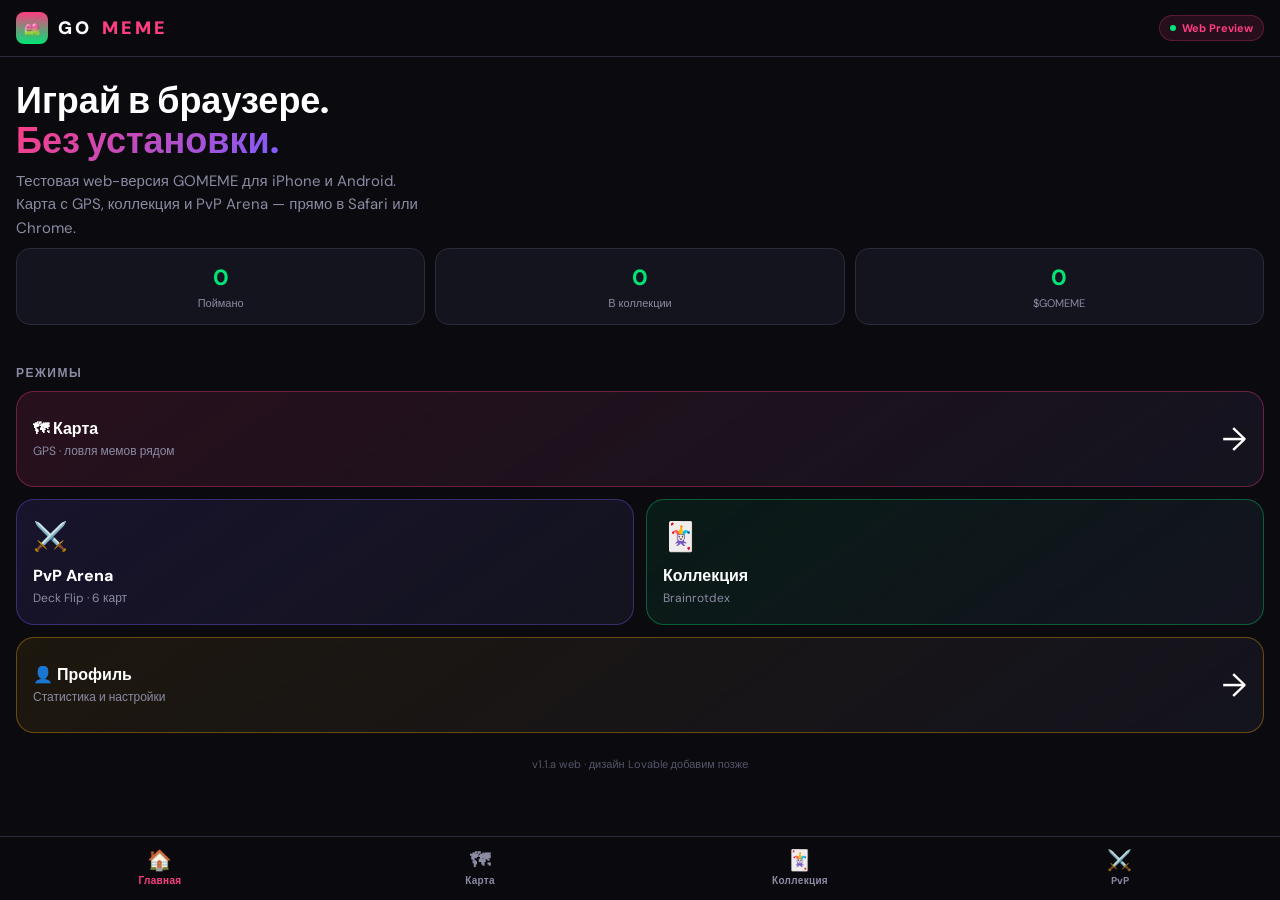
<file: app/index.html>
<!DOCTYPE html>
<html lang="ru">
<head>
  <meta charset="UTF-8" />
  <meta name="viewport" content="width=device-width, initial-scale=1, viewport-fit=cover" />
  <meta name="theme-color" content="#0A0A0F" />
  <meta name="apple-mobile-web-app-capable" content="yes" />
  <meta name="apple-mobile-web-app-status-bar-style" content="black-translucent" />
  <meta name="apple-mobile-web-app-title" content="GOMEME" />
  <title>GOMEME — Web Play</title>
  <meta name="description" content="GOMEME в браузере: карта, коллекция, PvP. Тест с iPhone и Android." />
  <link rel="manifest" href="manifest.json" />
  <link rel="apple-touch-icon" href="assets/icon-192.png" />
  <link rel="preconnect" href="https://fonts.googleapis.com" />
  <link rel="preconnect" href="https://fonts.gstatic.com" crossorigin />
  <link href="https://fonts.googleapis.com/css2?family=DM+Sans:opsz,wght@9..40,400;9..40,700;9..40,900&display=swap" rel="stylesheet" />
  <link rel="stylesheet" href="css/app.css" />
</head>
<body data-page="home">
  <div class="app-shell">
    <header class="topbar">
      <div class="logo">
        <img src="assets/icon-192.png" alt="GOMEME" width="32" height="32" />
        GO<span>MEME</span>
      </div>
      <div class="badge">Web Preview</div>
    </header>

    <main class="screen">
      <section class="hero">
        <h1>Играй в браузере.<br><span class="grad">Без установки.</span></h1>
        <p>Тестовая web-версия GOMEME для iPhone и Android. Карта с GPS, коллекция и PvP Arena — прямо в Safari или Chrome.</p>
      </section>

      <div class="stats-row" id="stats">
        <div class="stat"><div class="val" id="stat-catches">0</div><div class="lbl">Поймано</div></div>
        <div class="stat"><div class="val" id="stat-cards">0</div><div class="lbl">В коллекции</div></div>
        <div class="stat"><div class="val" id="stat-coins">0</div><div class="lbl">$GOMEME</div></div>
      </div>

      <div class="section-title">Режимы</div>
      <div class="tile-grid">
        <a class="tile pink wide" href="map.html">
          <div>
            <div class="label">🗺 Карта</div>
            <div class="sub">GPS · ловля мемов рядом</div>
          </div>
          <div class="icon">→</div>
        </a>
        <a class="tile purple" href="pvp.html">
          <div class="icon">⚔️</div>
          <div class="label">PvP Arena</div>
          <div class="sub">Deck Flip · 6 карт</div>
        </a>
        <a class="tile lime" href="collection.html">
          <div class="icon">🃏</div>
          <div class="label">Коллекция</div>
          <div class="sub">Brainrotdex</div>
        </a>
        <a class="tile gold wide" href="profile.html">
          <div>
            <div class="label">👤 Профиль</div>
            <div class="sub">Статистика и настройки</div>
          </div>
          <div class="icon">→</div>
        </a>
      </div>

      <div class="install-banner" id="install-hint" hidden>
        <strong>Добавь на экран «Домой»</strong> — Safari → Поделиться → «На экран Домой». Будет как приложение без App Store.
      </div>

      <footer class="note">v1.1.a web · дизайн Lovable добавим позже</footer>
    </main>
  </div>

  <nav class="tabbar" aria-label="Навигация">
    <a class="tab active" href="index.html"><span class="ico">🏠</span>Главная</a>
    <a class="tab" href="map.html"><span class="ico">🗺</span>Карта</a>
    <a class="tab" href="collection.html"><span class="ico">🃏</span>Коллекция</a>
    <a class="tab" href="pvp.html"><span class="ico">⚔️</span>PvP</a>
  </nav>

  <script type="module">
    import { loadState } from './js/storage.js';

    const state = loadState();
    document.getElementById('stat-catches').textContent = state.catches;
    document.getElementById('stat-cards').textContent = state.collection.length;
    document.getElementById('stat-coins').textContent = state.coins;

    const isStandalone = window.matchMedia('(display-mode: standalone)').matches
      || window.navigator.standalone === true;
    if (!isStandalone && /iPhone|iPad|Android/i.test(navigator.userAgent)) {
      document.getElementById('install-hint').hidden = false;
    }

    if ('serviceWorker' in navigator) {
      navigator.serviceWorker.register('./sw.js').catch(() => {});
    }
  </script>
</body>
</html>
</file>
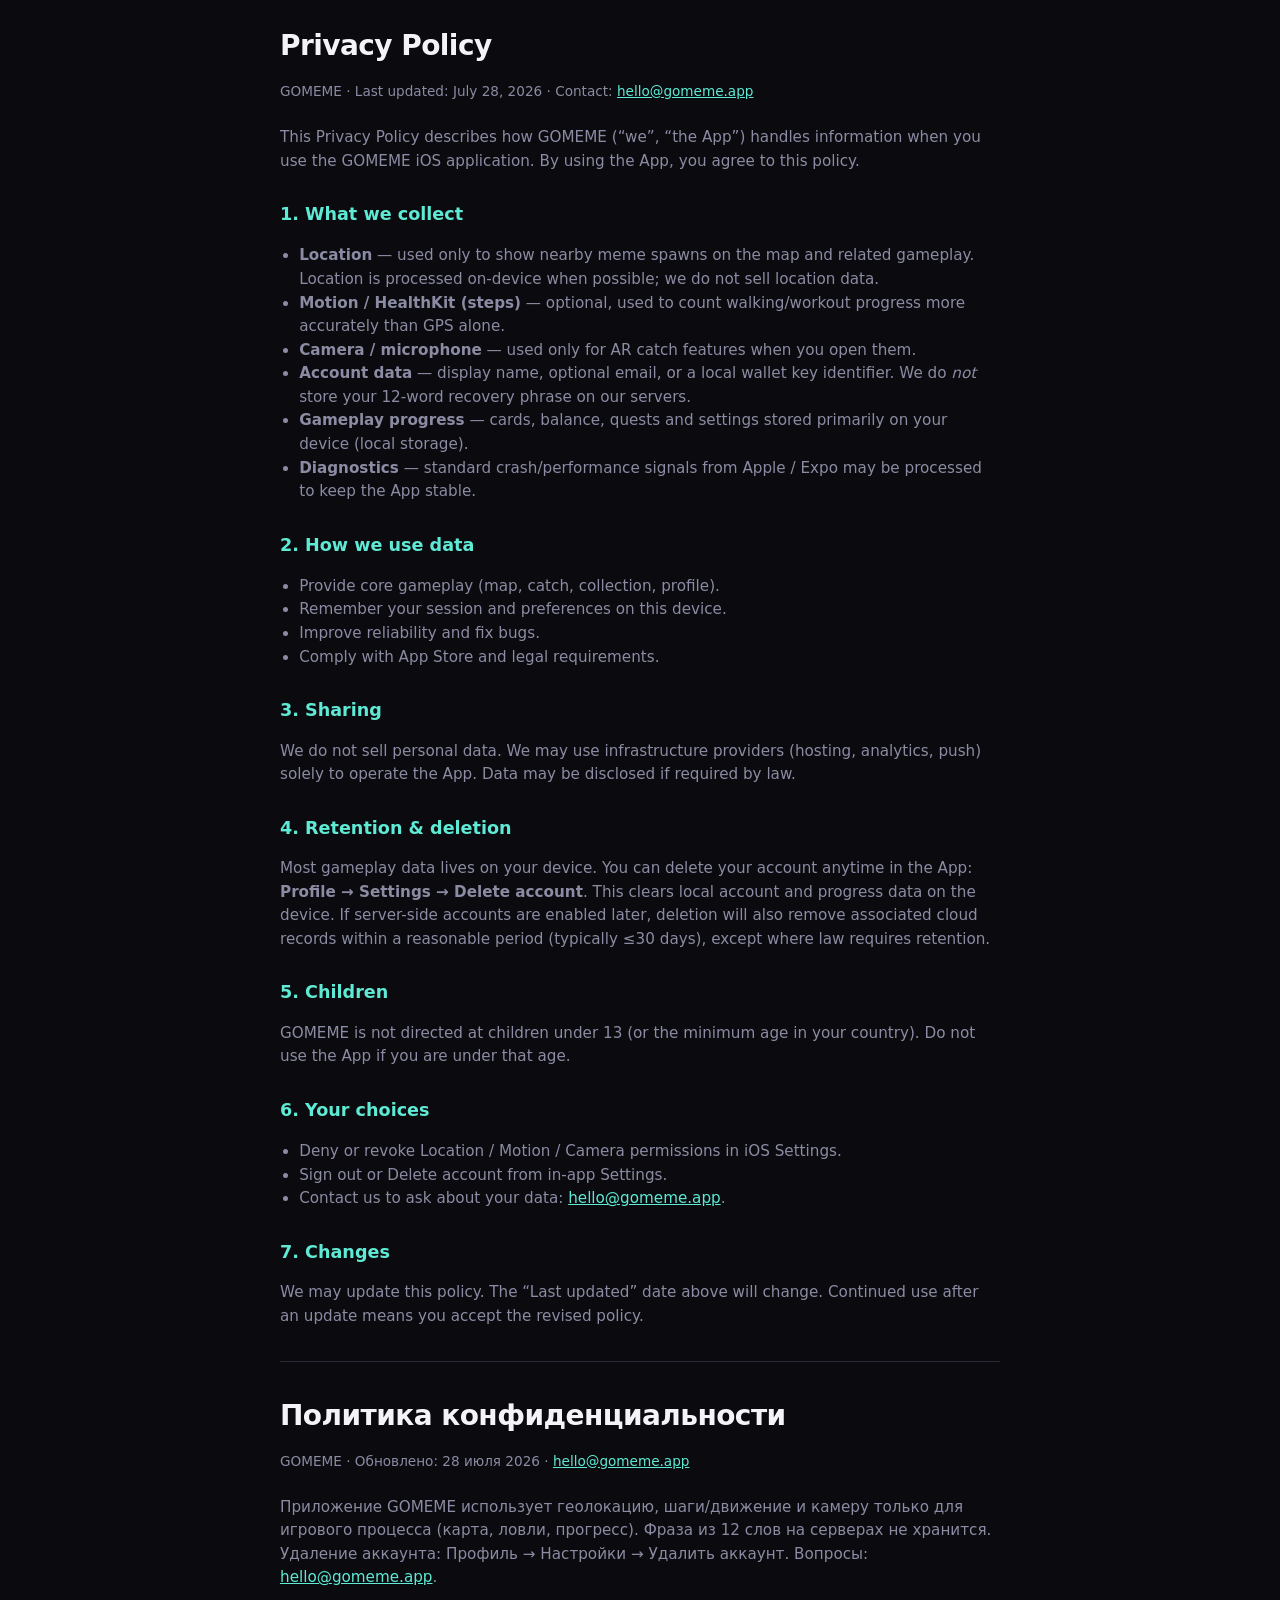
<file: privacy.html>
<!DOCTYPE html>
<html lang="en">
<head>
  <meta charset="UTF-8" />
  <meta name="viewport" content="width=device-width, initial-scale=1, viewport-fit=cover" />
  <title>GOMEME — Privacy Policy</title>
  <meta name="description" content="Privacy Policy for the GOMEME mobile app (location-based meme collecting game)." />
  <meta name="theme-color" content="#0A0A0F" />
  <link rel="icon" href="official/favicon.ico?v=10" sizes="any" />
  <link rel="apple-touch-icon" href="official/apple-touch-icon.png?v=10" sizes="180x180" />
  <style>
    :root {
      --bg: #0a0a0f;
      --text: #f4f4f8;
      --muted: #8b8ba3;
      --mint: #5eead4;
      --border: #2a2a3a;
      --font: system-ui, -apple-system, "Segoe UI", sans-serif;
    }
    * { box-sizing: border-box; }
    body {
      margin: 0;
      background: var(--bg);
      color: var(--text);
      font-family: var(--font);
      line-height: 1.55;
      padding: 24px 20px calc(40px + env(safe-area-inset-bottom, 0px));
    }
    main { max-width: 720px; margin: 0 auto; }
    h1 { font-size: 1.75rem; margin: 0 0 8px; letter-spacing: -0.02em; }
    h2 { font-size: 1.1rem; margin: 28px 0 8px; color: var(--mint); }
    p, li { color: var(--muted); font-size: 0.95rem; }
    ul { padding-left: 1.2rem; }
    a { color: var(--mint); }
    .meta { font-size: 0.85rem; color: var(--muted); margin-bottom: 24px; }
    hr { border: 0; border-top: 1px solid var(--border); margin: 32px 0; }
  </style>
</head>
<body>
  <main>
    <h1>Privacy Policy</h1>
    <p class="meta">GOMEME · Last updated: July 28, 2026 · Contact: <a href="mailto:hello@gomeme.app">hello@gomeme.app</a></p>

    <p>
      This Privacy Policy describes how GOMEME (“we”, “the App”) handles information when you use the
      GOMEME iOS application. By using the App, you agree to this policy.
    </p>

    <h2>1. What we collect</h2>
    <ul>
      <li><strong>Location</strong> — used only to show nearby meme spawns on the map and related gameplay. Location is processed on-device when possible; we do not sell location data.</li>
      <li><strong>Motion / HealthKit (steps)</strong> — optional, used to count walking/workout progress more accurately than GPS alone.</li>
      <li><strong>Camera / microphone</strong> — used only for AR catch features when you open them.</li>
      <li><strong>Account data</strong> — display name, optional email, or a local wallet key identifier. We do <em>not</em> store your 12-word recovery phrase on our servers.</li>
      <li><strong>Gameplay progress</strong> — cards, balance, quests and settings stored primarily on your device (local storage).</li>
      <li><strong>Diagnostics</strong> — standard crash/performance signals from Apple / Expo may be processed to keep the App stable.</li>
    </ul>

    <h2>2. How we use data</h2>
    <ul>
      <li>Provide core gameplay (map, catch, collection, profile).</li>
      <li>Remember your session and preferences on this device.</li>
      <li>Improve reliability and fix bugs.</li>
      <li>Comply with App Store and legal requirements.</li>
    </ul>

    <h2>3. Sharing</h2>
    <p>
      We do not sell personal data. We may use infrastructure providers (hosting, analytics, push)
      solely to operate the App. Data may be disclosed if required by law.
    </p>

    <h2>4. Retention &amp; deletion</h2>
    <p>
      Most gameplay data lives on your device. You can delete your account anytime in the App:
      <strong>Profile → Settings → Delete account</strong>. This clears local account and progress data
      on the device. If server-side accounts are enabled later, deletion will also remove associated
      cloud records within a reasonable period (typically ≤30 days), except where law requires retention.
    </p>

    <h2>5. Children</h2>
    <p>
      GOMEME is not directed at children under 13 (or the minimum age in your country).
      Do not use the App if you are under that age.
    </p>

    <h2>6. Your choices</h2>
    <ul>
      <li>Deny or revoke Location / Motion / Camera permissions in iOS Settings.</li>
      <li>Sign out or Delete account from in-app Settings.</li>
      <li>Contact us to ask about your data: <a href="mailto:hello@gomeme.app">hello@gomeme.app</a>.</li>
    </ul>

    <h2>7. Changes</h2>
    <p>
      We may update this policy. The “Last updated” date above will change. Continued use after
      an update means you accept the revised policy.
    </p>

    <hr />

    <h1 lang="ru">Политика конфиденциальности</h1>
    <p class="meta" lang="ru">GOMEME · Обновлено: 28 июля 2026 · <a href="mailto:hello@gomeme.app">hello@gomeme.app</a></p>
    <p lang="ru">
      Приложение GOMEME использует геолокацию, шаги/движение и камеру только для игрового процесса
      (карта, ловли, прогресс). Фраза из 12 слов на серверах не хранится. Удаление аккаунта:
      Профиль → Настройки → Удалить аккаунт. Вопросы: <a href="mailto:hello@gomeme.app">hello@gomeme.app</a>.
    </p>
  </main>
</body>
</html>
</file>
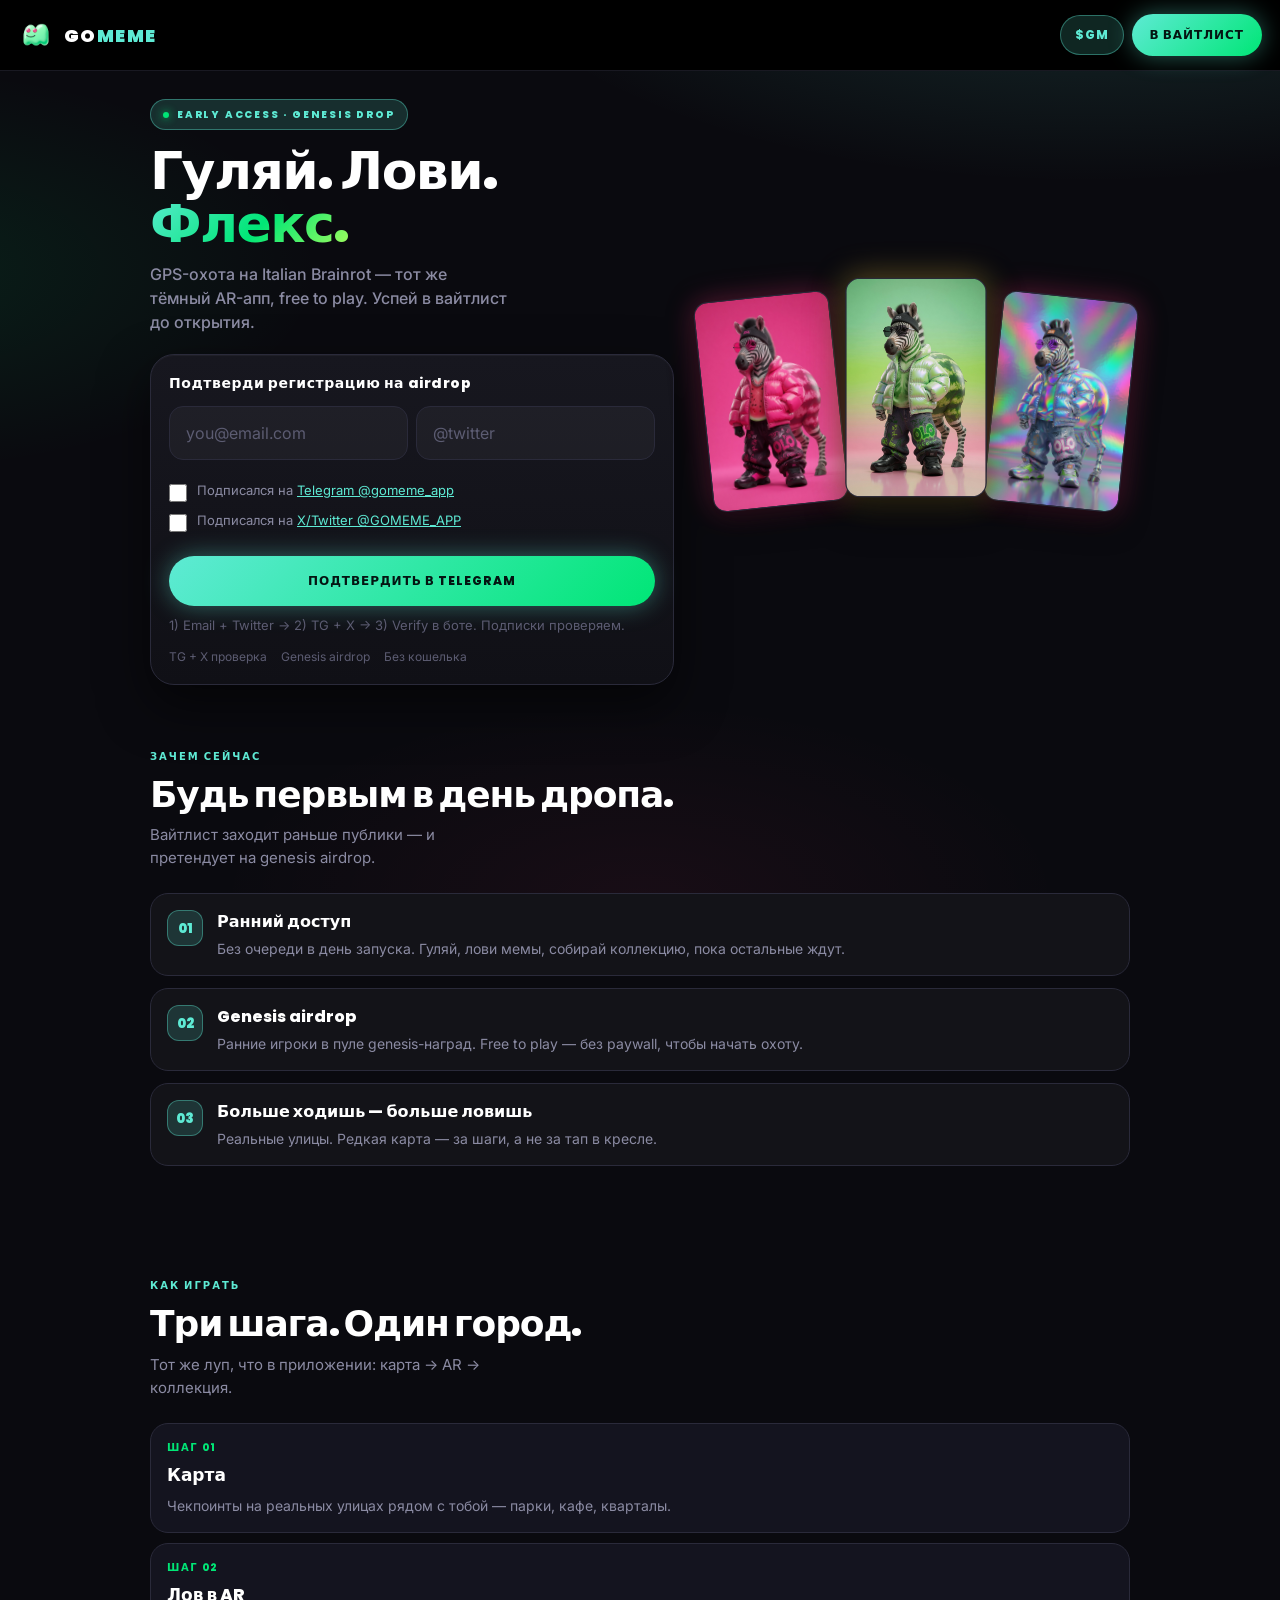
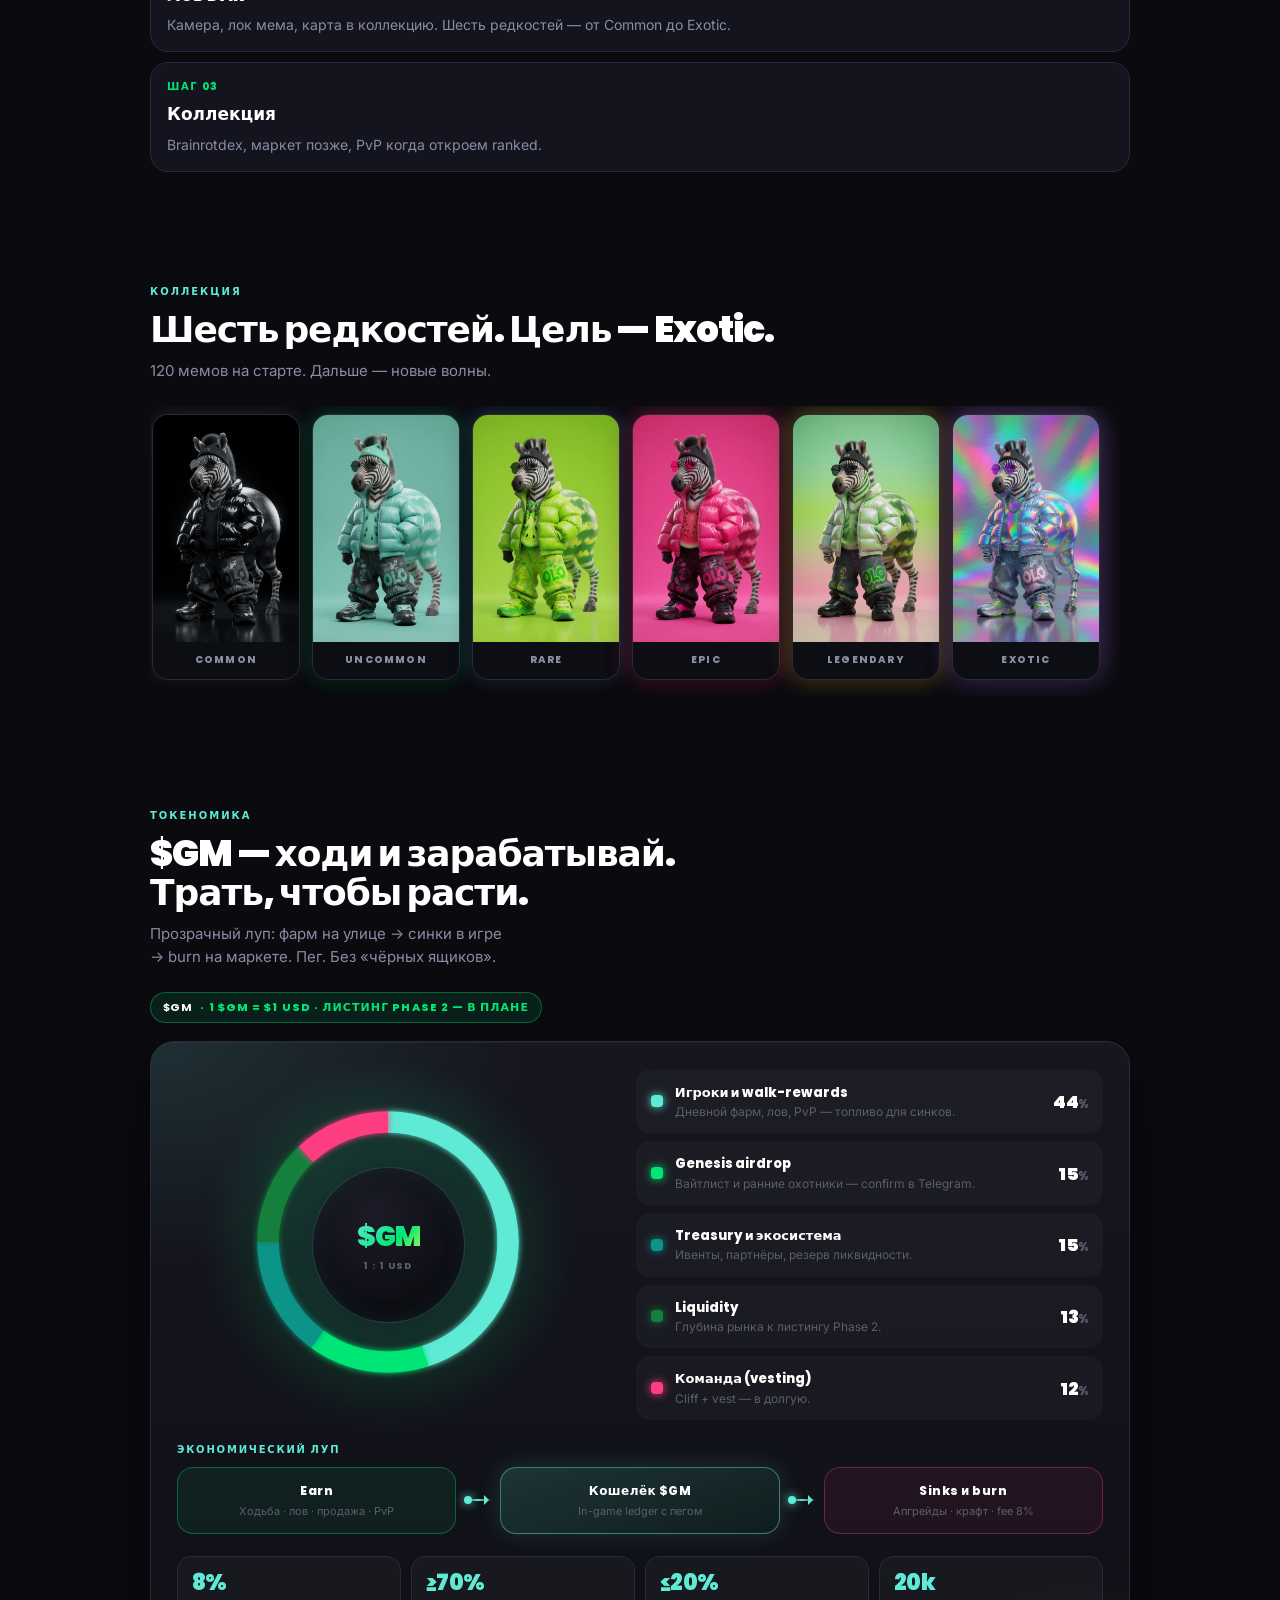
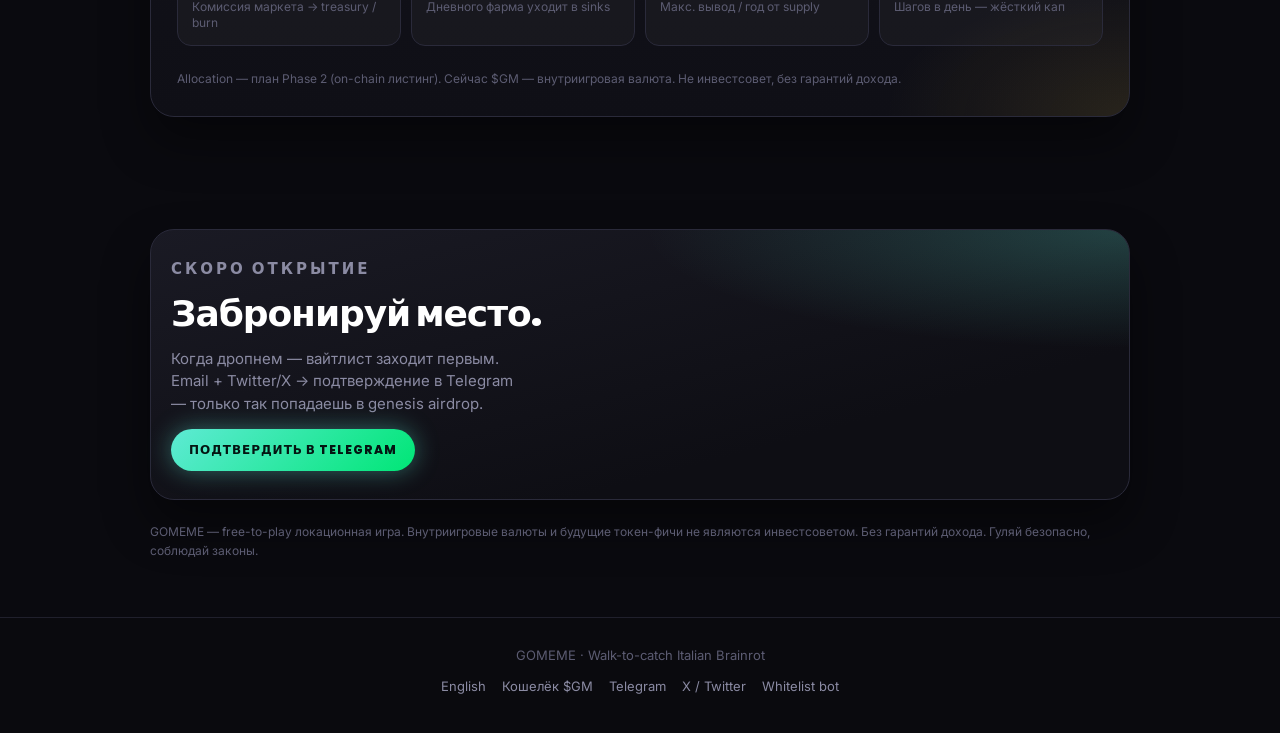
<file: ru.html>
<!DOCTYPE html>
<html lang="ru">
<head>
  <meta charset="UTF-8" />
  <meta name="viewport" content="width=device-width, initial-scale=1, viewport-fit=cover" />
  <title>GOMEME — Вайтлист раннего доступа</title>
  <meta name="description" content="Гуляй по городу. Лови Italian Brainrot в AR. Запишись в вайтлист GOMEME — early access и genesis airdrop." />
  <meta property="og:title" content="GOMEME — Вайтлист" />
  <meta property="og:description" content="GPS-охота на мемы. Free to play. Успей в вайтлист до дропа." />
  <meta property="og:type" content="website" />
  <meta name="theme-color" content="#0A0A0F" />
  <link rel="icon" href="official/favicon.ico?v=10" sizes="any" />
  <link rel="icon" type="image/png" href="official/favicon-192.png?v=10" sizes="192x192" />
  <link rel="apple-touch-icon" href="official/apple-touch-icon.png?v=10" sizes="180x180" />
  <link rel="preconnect" href="https://fonts.googleapis.com" />
  <link rel="preconnect" href="https://fonts.gstatic.com" crossorigin />
  <link href="https://fonts.googleapis.com/css2?family=Poppins:wght@600;700;800;900&family=Inter:wght@400;500;600;700&display=swap" rel="stylesheet" />
  <style>
    :root {
      --bg: #0a0a0f;
      --bg-elev: #131318;
      --card: #14141f;
      --border: #2a2a3a;
      --text: #ffffff;
      --muted: #8b8ba3;
      --dim: #5c5c72;
      --mint: #5eead4;
      --mint-soft: rgba(94, 234, 212, 0.16);
      --mint-line: rgba(94, 234, 212, 0.38);
      --lime: #00e676;
      --pink: #ff3d81; /* только мелкий акцент, не UI */
      --gold: #ffd24a;
      --lime-bright: #b2ff59;
      --font-display: "Poppins", system-ui, sans-serif;
      --font: "Inter", system-ui, sans-serif;
      --radius: 18px;
      --radius-lg: 24px;
      --safe-b: env(safe-area-inset-bottom, 0px);
    }
    *, *::before, *::after { box-sizing: border-box; margin: 0; padding: 0; }
    html { scroll-behavior: smooth; }
    body {
      font-family: var(--font);
      background: var(--bg);
      color: var(--text);
      line-height: 1.5;
      -webkit-font-smoothing: antialiased;
      overflow-x: hidden;
      min-height: 100svh;
    }
    a { color: inherit; text-decoration: none; }
    img { display: block; max-width: 100%; }
    button, input { font: inherit; }
    .atmosphere {
      position: fixed; inset: 0; z-index: 0; pointer-events: none;
      background:
        radial-gradient(ellipse 90% 55% at 85% -10%, rgba(94, 234, 212, 0.18), transparent 55%),
        radial-gradient(ellipse 70% 45% at -10% 30%, rgba(0, 230, 118, 0.10), transparent 50%),
        radial-gradient(ellipse 60% 40% at 50% 100%, rgba(255, 61, 129, 0.06), transparent 55%),
        var(--bg);
    }
    .wrap { position: relative; z-index: 1; }
    .nav {
      position: sticky; top: 0; z-index: 40;
      display: flex; align-items: center; justify-content: space-between; gap: 12px;
      padding: 14px 18px; padding-top: max(14px, env(safe-area-inset-top));
      background: #000;
      border-bottom: 1px solid rgba(42, 42, 58, 0.6);
    }
    .brand { display: flex; align-items: center; gap: 10px; min-width: 0; }
    .brand img {
      width: 36px; height: 36px; border-radius: 0; background: transparent; border: 0;
      box-shadow: none; filter: none; /* no glow — WebKit square plate */
    }
    .brand-name { font-family: var(--font-display); font-weight: 900; font-size: 18px; letter-spacing: 0.08em; text-transform: uppercase; }
    .brand-name span { color: var(--mint); }
    .btn {
      display: inline-flex; align-items: center; justify-content: center;
      font-family: var(--font-display); font-weight: 800; font-size: 12px;
      letter-spacing: 0.08em; text-transform: uppercase; color: #fff;
      color: #041512;
      background: linear-gradient(135deg, #5eead4 0%, #00e676 100%);
      border: 0; border-radius: 999px; padding: 12px 18px;
      white-space: nowrap; cursor: pointer;
      box-shadow: 0 0 24px rgba(94, 234, 212, 0.4);
      transition: transform 0.2s ease, filter 0.2s ease, box-shadow 0.2s ease;
    }
      .btn:hover { transform: translateY(-1px); filter: brightness(1.06); box-shadow: 0 0 32px rgba(94, 234, 212, 0.55); }
    .btn:disabled { opacity: 0.55; cursor: wait; transform: none; }
    .btn-ghost {
      background: var(--mint-soft);
      color: var(--mint);
      border: 1px solid var(--mint-line);
      box-shadow: none;
    }
    .hero { width: min(720px, calc(100% - 32px)); margin: 0 auto; padding: 28px 0 8px; display: grid; gap: 22px; }
    .chip {
      display: inline-flex; align-items: center; gap: 8px; width: fit-content;
      font-family: var(--font-display); font-size: 10px; font-weight: 800;
      letter-spacing: 0.18em; text-transform: uppercase; color: var(--mint);
      background: var(--mint-soft); border: 1px solid var(--mint-line);
      border-radius: 999px; padding: 7px 12px;
    }
    .chip::before { content: ""; width: 6px; height: 6px; border-radius: 50%; background: var(--lime); box-shadow: 0 0 8px var(--lime); }
    .hero h1 { font-family: var(--font-display); font-weight: 900; font-size: clamp(34px, 9vw, 52px); line-height: 1.02; letter-spacing: -0.03em; }
    .hero h1 em {
      font-style: normal;
      background: linear-gradient(135deg, #5eead4, #00e676 55%, #b2ff59);
      -webkit-background-clip: text; background-clip: text; color: transparent;
    }
    .hero-lead { color: var(--muted); font-size: 16px; max-width: 36ch; font-weight: 500; }
    .sheet {
      background: linear-gradient(180deg, #17171f 0%, #101016 100%);
      border: 1px solid var(--border); border-radius: var(--radius-lg); padding: 18px;
      box-shadow: 0 20px 50px rgba(0, 0, 0, 0.55), inset 0 1px 0 rgba(255, 255, 255, 0.04);
    }
    .sheet-title { font-family: var(--font-display); font-weight: 800; font-size: 14px; letter-spacing: 0.04em; margin-bottom: 12px; }
    .waitlist { display: grid; gap: 10px; }
    .waitlist-row { display: grid; grid-template-columns: 1fr auto; gap: 8px; }
    .waitlist input[type="email"],
    .waitlist input[type="text"] {
      width: 100%; background: rgba(255, 255, 255, 0.04); border: 1px solid var(--border);
      color: var(--text); border-radius: 14px; padding: 14px 16px; outline: 0;
      transition: border-color 0.2s ease, background 0.2s ease;
    }
    .waitlist input[type="email"]::placeholder,
    .waitlist input[type="text"]::placeholder { color: var(--dim); }
    .waitlist input[type="email"]:focus,
    .waitlist input[type="text"]:focus { border-color: var(--mint-line); background: rgba(94, 234, 212, 0.06); }
    .extra-fields { display: grid; grid-template-columns: 1fr 1fr; gap: 8px; }
    .social-gates { display: grid; gap: 10px; margin-top: 12px; }
    .social-gates label {
      display: flex; align-items: flex-start; gap: 10px; font-size: 13px;
      color: var(--muted); cursor: pointer; line-height: 1.35; min-width: 0;
    }
    .social-gates input[type="checkbox"] {
      width: 18px; height: 18px; margin-top: 2px; flex-shrink: 0; accent-color: var(--mint);
    }
    .social-gates label > span { min-width: 0; flex: 1; overflow-wrap: anywhere; }
    .waitlist-meta { display: flex; flex-wrap: wrap; gap: 10px 14px; font-size: 12px; color: var(--dim); margin-top: 2px; }
    .waitlist-meta strong { color: var(--text); font-weight: 700; }
    .waitlist-note { font-size: 13px; color: var(--dim); min-height: 1.2em; }
    .waitlist-note.ok { color: var(--lime); }
    .waitlist-note.err { color: #ff6b8a; }
    .fan { display: grid; grid-template-columns: repeat(3, 1fr); gap: 10px; margin-top: 6px; perspective: 900px; }
    .fan figure { margin: 0; border-radius: 14px; overflow: hidden; background: var(--card); border: 1px solid var(--border); animation: floatCard 5.5s ease-in-out infinite; }
    .fan figure:nth-child(1) { transform: rotate(-6deg) translateY(10px); box-shadow: 0 12px 28px rgba(0,0,0,0.5), 0 0 28px rgba(255,61,129,0.35); }
    .fan figure:nth-child(2) { transform: rotate(0deg) translateY(-4px) scale(1.04); z-index: 2; box-shadow: 0 16px 36px rgba(0,0,0,0.55), 0 0 32px rgba(255,210,74,0.4); animation-delay: 0.4s; }
    .fan figure:nth-child(3) { transform: rotate(6deg) translateY(10px); box-shadow: 0 12px 28px rgba(0,0,0,0.5), 0 0 28px rgba(255,61,129,0.35); animation-delay: 0.8s; }
    .fan img { width: 100%; aspect-ratio: 9 / 14; object-fit: cover; }
    @keyframes floatCard { 0%, 100% { translate: 0 0; } 50% { translate: 0 -6px; } }
    .section { width: min(720px, calc(100% - 32px)); margin: 0 auto; padding: 56px 0; }
    .section-label { font-family: var(--font-display); font-size: 10px; font-weight: 800; letter-spacing: 0.2em; text-transform: uppercase; color: var(--mint); margin-bottom: 12px; }
    .section h2 { font-family: var(--font-display); font-weight: 900; font-size: clamp(26px, 6.5vw, 36px); letter-spacing: -0.03em; line-height: 1.08; margin-bottom: 10px; }
    .section-lead { color: var(--muted); font-size: 15px; max-width: 40ch; margin-bottom: 24px; }
    .tiles { display: grid; gap: 12px; }
    .tile {
      display: grid; grid-template-columns: auto 1fr; gap: 14px; align-items: start;
      padding: 16px; background: var(--bg-elev); border: 1px solid var(--border); border-radius: var(--radius);
      opacity: 0; transform: translateY(14px); transition: opacity 0.55s ease, transform 0.55s ease;
    }
    .tile.in { opacity: 1; transform: none; }
    .tile-n {
      width: 36px; height: 36px; border-radius: 12px; display: grid; place-items: center;
      font-family: var(--font-display); font-weight: 900; font-size: 13px; color: var(--mint);
      background: var(--mint-soft); border: 1px solid var(--mint-line);
    }
    .tile h3 { font-family: var(--font-display); font-size: 16px; font-weight: 800; margin-bottom: 4px; }
    .tile p { color: var(--muted); font-size: 14px; }
    .loop { display: grid; gap: 10px; }
    .loop-step { padding: 16px; background: var(--card); border: 1px solid var(--border); border-radius: var(--radius); }
    .loop-step .n { display: block; font-family: var(--font-display); font-size: 10px; font-weight: 800; letter-spacing: 0.16em; text-transform: uppercase; color: var(--lime); margin-bottom: 8px; }
    .loop-step h3 { font-family: var(--font-display); font-size: 17px; font-weight: 800; margin-bottom: 6px; }
    .loop-step p { color: var(--muted); font-size: 14px; }
    .rarity { display: flex; gap: 12px; overflow-x: auto; scroll-snap-type: x mandatory; padding: 8px 2px 16px; -webkit-overflow-scrolling: touch; scrollbar-width: none; }
    .rarity::-webkit-scrollbar { display: none; }
    .rarity figure { flex: 0 0 148px; margin: 0; scroll-snap-align: start; border-radius: 16px; overflow: hidden; background: var(--card); border: 1px solid var(--border); }
    .rarity figure[data-r="common"] { box-shadow: 0 10px 24px rgba(0,0,0,0.4), 0 0 18px rgba(160,160,175,0.2); }
    .rarity figure[data-r="uncommon"] { box-shadow: 0 10px 24px rgba(0,0,0,0.4), 0 0 20px rgba(0,230,118,0.28); }
    .rarity figure[data-r="rare"] { box-shadow: 0 10px 24px rgba(0,0,0,0.4), 0 0 20px rgba(96,165,250,0.3); }
    .rarity figure[data-r="epic"] { box-shadow: 0 10px 24px rgba(0,0,0,0.4), 0 0 24px rgba(255,61,129,0.4); }
    .rarity figure[data-r="legendary"] { box-shadow: 0 10px 24px rgba(0,0,0,0.4), 0 0 24px rgba(255,210,74,0.42); }
    .rarity figure[data-r="exotic"] { box-shadow: 0 10px 24px rgba(0,0,0,0.4), 0 0 26px rgba(192,132,252,0.45); }
    .rarity img { width: 100%; aspect-ratio: 9 / 14; object-fit: cover; }
    .rarity figcaption { text-align: center; padding: 10px 8px 12px; font-family: var(--font-display); font-size: 10px; font-weight: 800; letter-spacing: 0.12em; text-transform: uppercase; color: var(--muted); background: rgba(0,0,0,0.35); }
    .tk-peg {
      display: inline-flex; align-items: center; gap: 8px;
      font-family: var(--font-display); font-size: 11px; font-weight: 800;
      letter-spacing: 0.1em; text-transform: uppercase;
      color: var(--lime); background: rgba(0, 230, 118, 0.1);
      border: 1px solid rgba(0, 230, 118, 0.35); border-radius: 999px;
      padding: 6px 12px; margin-bottom: 18px;
    }
    .tk-peg strong { color: var(--text); letter-spacing: 0.04em; }
    .tk-board {
      display: grid; gap: 22px; padding: 22px 18px;
      background:
        radial-gradient(ellipse 70% 60% at 0% 0%, rgba(94, 234, 212, 0.12), transparent 55%),
        radial-gradient(ellipse 50% 40% at 100% 100%, rgba(255, 210, 74, 0.1), transparent 50%),
        linear-gradient(180deg, #16161f 0%, #0f0f16 100%);
      border: 1px solid var(--border); border-radius: var(--radius-lg);
      box-shadow: 0 24px 48px rgba(0,0,0,0.4), inset 0 1px 0 rgba(255,255,255,0.04);
      overflow: visible;
    }
    .tk-split { display: grid; gap: 28px; align-items: center; }
    .tk-donut-wrap {
      position: relative; width: min(320px, 78vw); aspect-ratio: 1;
      margin: 0 auto; overflow: visible;
    }
    .tk-donut-wrap::before {
      content: "";
      position: absolute;
      inset: -8%;
      border-radius: 50%;
      background: radial-gradient(circle, rgba(94, 234, 212, 0.28) 0%, rgba(0, 230, 118, 0.12) 42%, transparent 70%);
      pointer-events: none; z-index: 0;
    }
    .tk-donut-wrap svg {
      position: relative; z-index: 1;
      width: 100%; height: 100%;
      transform: rotate(-90deg);
      overflow: visible;
    }
    .tk-ring {
      fill: none; stroke-width: 16; stroke-linecap: butt;
      stroke-dasharray: 0 565.5;
      transition: stroke-dasharray 1.1s cubic-bezier(0.22, 1, 0.36, 1), stroke-dashoffset 1.1s cubic-bezier(0.22, 1, 0.36, 1), opacity 0.25s ease;
    }
    .tk-track { fill: none; stroke: rgba(255,255,255,0.06); stroke-width: 16; }
    .tk-hub {
      position: absolute; inset: 26%; z-index: 2;
      display: grid; place-items: center; text-align: center;
      border-radius: 50%;
      background: radial-gradient(circle at 40% 30%, #1c1c28, #0c0c12 70%);
      border: 1px solid rgba(94, 234, 212, 0.22);
      box-shadow: inset 0 0 24px rgba(94, 234, 212, 0.08), 0 0 32px rgba(0,0,0,0.45);
      animation: tkPulse 3.2s ease-in-out infinite;
    }
    .tk-hub .sym {
      font-family: var(--font-display); font-weight: 900; font-size: 28px; letter-spacing: -0.03em;
      background: linear-gradient(135deg, #5eead4, #00e676 60%, #b2ff59);
      -webkit-background-clip: text; background-clip: text; color: transparent;
    }
    .tk-hub .sub {
      font-family: var(--font-display); font-size: 9px; font-weight: 800;
      letter-spacing: 0.16em; text-transform: uppercase; color: var(--dim); margin-top: 2px;
    }
    @keyframes tkPulse {
      0%, 100% { box-shadow: inset 0 0 24px rgba(94, 234, 212, 0.08), 0 0 28px rgba(94, 234, 212, 0.12); }
      50% { box-shadow: inset 0 0 28px rgba(94, 234, 212, 0.14), 0 0 40px rgba(94, 234, 212, 0.28); }
    }
    .tk-legend { list-style: none; display: grid; gap: 8px; margin: 0; padding: 0; }
    .tk-leg {
      display: grid; grid-template-columns: 12px 1fr auto; gap: 12px; align-items: center;
      padding: 12px 14px; border-radius: 14px;
      background: rgba(255,255,255,0.03); border: 1px solid transparent;
      cursor: default; opacity: 0; transform: translateX(12px);
      transition: opacity 0.5s ease, transform 0.5s ease, border-color 0.2s ease, background 0.2s ease;
    }
    .tk-board.in .tk-leg { opacity: 1; transform: none; }
    .tk-leg:hover, .tk-leg.active {
      background: rgba(94, 234, 212, 0.06); border-color: rgba(94, 234, 212, 0.25);
    }
    .tk-dot { width: 12px; height: 12px; border-radius: 4px; box-shadow: 0 0 10px currentColor; }
    .tk-leg h4 { font-family: var(--font-display); font-size: 13px; font-weight: 800; margin: 0 0 2px; }
    .tk-leg p { margin: 0; font-size: 12px; color: var(--dim); line-height: 1.35; }
    .tk-pct {
      font-family: var(--font-display); font-weight: 900; font-size: 18px;
      letter-spacing: -0.02em; color: var(--text); min-width: 3.2ch; text-align: right;
    }
    .tk-pct span { color: var(--dim); font-size: 12px; font-weight: 700; }
    .tk-flow {
      display: grid; gap: 10px; opacity: 0; transform: translateY(16px);
      transition: opacity 0.6s ease 0.15s, transform 0.6s ease 0.15s;
    }
    .tk-board.in .tk-flow { opacity: 1; transform: none; }
    .tk-flow-label {
      font-family: var(--font-display); font-size: 10px; font-weight: 800;
      letter-spacing: 0.18em; text-transform: uppercase; color: var(--mint);
    }
    .tk-pipeline {
      display: grid; grid-template-columns: 1fr auto 1fr auto 1fr; gap: 8px; align-items: stretch;
    }
    .tk-node {
      position: relative; overflow: hidden; padding: 14px 12px; border-radius: 16px; text-align: center;
      background: rgba(255,255,255,0.03); border: 1px solid var(--border);
    }
    .tk-node.earn { border-color: rgba(0, 230, 118, 0.35); background: rgba(0, 230, 118, 0.07); }
    .tk-node.token {
      border-color: rgba(94, 234, 212, 0.45);
      background: linear-gradient(160deg, rgba(94, 234, 212, 0.16), rgba(0, 230, 118, 0.06));
      box-shadow: 0 0 24px rgba(94, 234, 212, 0.15);
    }
    .tk-node.sink { border-color: rgba(255, 61, 129, 0.35); background: rgba(255, 61, 129, 0.07); }
    .tk-node h4 { font-family: var(--font-display); font-size: 12px; font-weight: 800; letter-spacing: 0.04em; margin-bottom: 4px; }
    .tk-node p { font-size: 11px; color: var(--dim); line-height: 1.35; margin: 0; }
    .tk-arrow {
      align-self: center; width: 28px; height: 2px;
      background: linear-gradient(90deg, transparent, var(--mint), transparent);
      position: relative; overflow: visible;
    }
    .tk-arrow::after {
      content: ""; position: absolute; right: -2px; top: 50%; transform: translateY(-50%);
      border: 5px solid transparent; border-left-color: var(--mint);
    }
    .tk-arrow::before {
      content: ""; position: absolute; left: 0; top: 50%; width: 8px; height: 8px;
      margin-top: -4px; border-radius: 50%; background: var(--mint);
      box-shadow: 0 0 10px var(--mint); animation: tkDash 1.6s linear infinite;
    }
    @keyframes tkDash {
      0% { left: 0; opacity: 0; } 20% { opacity: 1; } 100% { left: calc(100% - 4px); opacity: 0; }
    }
    .tk-metrics {
      display: grid; grid-template-columns: repeat(2, 1fr); gap: 10px;
      opacity: 0; transform: translateY(14px);
      transition: opacity 0.55s ease 0.25s, transform 0.55s ease 0.25s;
    }
    .tk-board.in .tk-metrics { opacity: 1; transform: none; }
    .tk-metric {
      padding: 14px; border-radius: 14px;
      background: rgba(255,255,255,0.03); border: 1px solid var(--border);
    }
    .tk-metric .v {
      font-family: var(--font-display); font-weight: 900; font-size: 22px;
      letter-spacing: -0.03em; color: var(--mint); line-height: 1.1;
    }
    .tk-metric .k { font-size: 12px; color: var(--dim); margin-top: 4px; line-height: 1.35; }
    .tk-note { font-size: 12px; color: var(--dim); line-height: 1.5; margin-top: 2px; }
    @media (min-width: 720px) {
      .tk-split { grid-template-columns: 0.95fr 1.05fr; gap: 36px; }
      .tk-metrics { grid-template-columns: repeat(4, 1fr); }
      .tk-board { padding: 28px 26px; }
    }
    @media (max-width: 520px) {
      .tk-pipeline { grid-template-columns: 1fr; gap: 6px; }
      .tk-arrow {
        width: 2px; height: 22px; margin: 0 auto;
        background: linear-gradient(180deg, transparent, var(--mint), transparent);
      }
      .tk-arrow::after {
        right: 50%; top: auto; bottom: -2px; transform: translateX(50%);
        border: 5px solid transparent; border-top-color: var(--mint); border-left-color: transparent;
      }
      .tk-arrow::before { animation: tkDashV 1.6s linear infinite; left: 50%; margin-left: -4px; top: 0; }
    }
    @keyframes tkDashV {
      0% { top: 0; opacity: 0; } 20% { opacity: 1; } 100% { top: calc(100% - 4px); opacity: 0; }
    }
    .drop {
      border-radius: var(--radius-lg); padding: 28px 20px;
      background: radial-gradient(ellipse 90% 80% at 100% 0%, rgba(94, 234, 212, 0.22), transparent 55%), linear-gradient(165deg, #1a1a24, #0e0e14 72%);
      border: 1px solid var(--border); box-shadow: 0 24px 48px rgba(0, 0, 0, 0.45); display: grid; gap: 14px;
    }
    .drop h2 { margin-bottom: 0; }
    .drop p { color: var(--muted); font-size: 15px; max-width: 40ch; }
    .legal { color: var(--dim); font-size: 12px; line-height: 1.6; margin-top: 22px; }
    footer {
      border-top: 1px solid rgba(42, 42, 58, 0.7);
      padding: 28px 20px calc(36px + var(--safe-b)); text-align: center; color: var(--dim); font-size: 13px; background: rgba(10, 10, 15, 0.9);
    }
    footer a { color: var(--muted); }
    footer a:hover { color: var(--mint); }
    footer .row { margin-top: 12px; display: flex; gap: 16px; justify-content: center; flex-wrap: wrap; }
    @media (max-width: 560px) {
      .waitlist-row { grid-template-columns: 1fr; }
      .waitlist-row .btn { height: 50px; }
      .extra-fields { grid-template-columns: 1fr; }
    }
    @media (min-width: 860px) {
      .hero, .section { width: min(980px, calc(100% - 48px)); }
      .hero-grid { display: grid; grid-template-columns: 1.1fr 0.9fr; gap: 28px; align-items: center; }
      .fan { margin-top: 0; }
    }
  </style>
</head>
<body>
  <div class="atmosphere" aria-hidden="true"></div>
  <div class="wrap">
    <nav class="nav" aria-label="Навигация">
      <a class="brand" href="#">
        <img src="official/logo-1-mint-96.png?v=13" width="36" height="36" alt="" />
        <span class="brand-name">GO<span>MEME</span></span>
      </a>
      <div style="display:flex;gap:8px;align-items:center">
        <a class="btn btn-ghost" href="#tokenomics" style="padding:10px 14px">$GM</a>
        <a class="btn" href="#waitlist">В вайтлист</a>
      </div>
    </nav>

    <header class="hero" id="waitlist">
      <div class="hero-grid">
        <div>
          <p class="chip">Early access · Genesis drop</p>
          <h1 style="margin-top:14px">Гуляй. Лови.<br /><em>Флекс.</em></h1>
          <p class="hero-lead" style="margin-top:12px">
            GPS-охота на Italian Brainrot — тот же тёмный AR-апп, free to play. Успей в вайтлист до открытия.
          </p>
          <div class="sheet" style="margin-top:20px">
            <p class="sheet-title">Подтверди регистрацию на airdrop</p>
            <form class="waitlist" id="waitlist-form" novalidate>
              <div class="extra-fields">
                <label for="email" style="position:absolute;left:-9999px">Email</label>
                <input id="email" name="email" type="email" required autocomplete="email" placeholder="you@email.com" />
                <label for="twitter" style="position:absolute;left:-9999px">Twitter / X</label>
                <input id="twitter" name="twitter" type="text" required autocomplete="username" inputmode="text" placeholder="@twitter" />
              </div>
              <div class="social-gates">
                <label>
                  <input id="gate-tg" type="checkbox" required />
                  <span>Подписался на <a href="https://t.me/gomeme_app" target="_blank" rel="noopener" style="color:var(--mint);text-decoration:underline">Telegram @gomeme_app</a></span>
                </label>
                <label>
                  <input id="gate-x" type="checkbox" required />
                  <span>Подписался на <a href="https://x.com/intent/follow?screen_name=GOMEME_APP" target="_blank" rel="noopener" style="color:var(--mint);text-decoration:underline">X/Twitter @GOMEME_APP</a></span>
                </label>
              </div>
              <button class="btn" type="submit" id="submit-btn" style="width:100%;height:50px;margin-top:14px">Подтвердить в Telegram</button>
              <p class="waitlist-note" id="form-note" role="status">1) Email + Twitter → 2) TG + X → 3) Verify в боте. Подписки проверяем.</p>
              <div class="waitlist-meta">
                <span>TG + X проверка</span>
                <span>Genesis airdrop</span>
                <span>Без кошелька</span>
              </div>
            </form>
          </div>
        </div>
        <div class="fan" aria-hidden="true">
          <figure><img src="cards/epic.jpg" alt="" /></figure>
          <figure><img src="cards/legendary.jpg" alt="" /></figure>
          <figure><img src="cards/exotic.jpg" alt="" /></figure>
        </div>
      </div>
    </header>

    <main>
      <section class="section" id="why">
        <p class="section-label">Зачем сейчас</p>
        <h2>Будь первым в день дропа.</h2>
        <p class="section-lead">Вайтлист заходит раньше публики — и претендует на genesis airdrop.</p>
        <div class="tiles">
          <article class="tile">
            <span class="tile-n">01</span>
            <div>
              <h3>Ранний доступ</h3>
              <p>Без очереди в день запуска. Гуляй, лови мемы, собирай коллекцию, пока остальные ждут.</p>
            </div>
          </article>
          <article class="tile">
            <span class="tile-n">02</span>
            <div>
              <h3>Genesis airdrop</h3>
              <p>Ранние игроки в пуле genesis-наград. Free to play — без paywall, чтобы начать охоту.</p>
            </div>
          </article>
          <article class="tile">
            <span class="tile-n">03</span>
            <div>
              <h3>Больше ходишь — больше ловишь</h3>
              <p>Реальные улицы. Редкая карта — за шаги, а не за тап в кресле.</p>
            </div>
          </article>
        </div>
      </section>

      <section class="section" id="play">
        <p class="section-label">Как играть</p>
        <h2>Три шага. Один город.</h2>
        <p class="section-lead">Тот же луп, что в приложении: карта → AR → коллекция.</p>
        <div class="loop">
          <div class="loop-step">
            <span class="n">Шаг 01</span>
            <h3>Карта</h3>
            <p>Чекпоинты на реальных улицах рядом с тобой — парки, кафе, кварталы.</p>
          </div>
          <div class="loop-step">
            <span class="n">Шаг 02</span>
            <h3>Лов в AR</h3>
            <p>Камера, лок мема, карта в коллекцию. Шесть редкостей — от Common до Exotic.</p>
          </div>
          <div class="loop-step">
            <span class="n">Шаг 03</span>
            <h3>Коллекция</h3>
            <p>Brainrotdex, маркет позже, PvP когда откроем ranked.</p>
          </div>
        </div>
      </section>

      <section class="section" id="rarity">
        <p class="section-label">Коллекция</p>
        <h2>Шесть редкостей. Цель — Exotic.</h2>
        <p class="section-lead">120 мемов на старте. Дальше — новые волны.</p>
        <div class="rarity" aria-label="Превью редкостей">
          <figure data-r="common"><img src="cards/common.jpg" alt="Common" loading="lazy" /><figcaption>Common</figcaption></figure>
          <figure data-r="uncommon"><img src="cards/uncommon.jpg" alt="Uncommon" loading="lazy" /><figcaption>Uncommon</figcaption></figure>
          <figure data-r="rare"><img src="cards/rare.jpg" alt="Rare" loading="lazy" /><figcaption>Rare</figcaption></figure>
          <figure data-r="epic"><img src="cards/epic.jpg" alt="Epic" loading="lazy" /><figcaption>Epic</figcaption></figure>
          <figure data-r="legendary"><img src="cards/legendary.jpg" alt="Legendary" loading="lazy" /><figcaption>Legendary</figcaption></figure>
          <figure data-r="exotic"><img src="cards/exotic.jpg" alt="Exotic" loading="lazy" /><figcaption>Exotic</figcaption></figure>
        </div>
      </section>

      <section class="section" id="tokenomics">
        <p class="section-label">Токеномика</p>
        <h2>$GM — ходи и зарабатывай.<br />Трать, чтобы расти.</h2>
        <p class="section-lead">Прозрачный луп: фарм на улице → синки в игре → burn на маркете. Пег. Без «чёрных ящиков».</p>
        <p class="tk-peg"><strong>$GM</strong> · 1 $GM = $1 USD · Листинг Phase&nbsp;2 — в плане</p>

        <div class="tk-board" id="tk-board" data-tk>
          <div class="tk-split">
            <div class="tk-donut-wrap" aria-hidden="true">
              <svg viewBox="0 0 240 240" role="img">
                <defs>
                  <filter id="tkRingGlow" x="-40%" y="-40%" width="180%" height="180%" color-interpolation-filters="sRGB">
                    <feGaussianBlur in="SourceGraphic" stdDeviation="2.2" result="b" />
                    <feMerge>
                      <feMergeNode in="b" />
                      <feMergeNode in="SourceGraphic" />
                    </feMerge>
                  </filter>
                </defs>
                <circle class="tk-track" cx="120" cy="120" r="90" />
                <circle class="tk-ring" data-pct="45" cx="120" cy="120" r="90" stroke="#5eead4" filter="url(#tkRingGlow)" />
                <circle class="tk-ring" data-pct="15" cx="120" cy="120" r="90" stroke="#00e676" filter="url(#tkRingGlow)" />
                <circle class="tk-ring" data-pct="15" cx="120" cy="120" r="90" stroke="#0d9488" filter="url(#tkRingGlow)" />
                <circle class="tk-ring" data-pct="13" cx="120" cy="120" r="90" stroke="#15803d" filter="url(#tkRingGlow)" />
                <circle class="tk-ring" data-pct="12" cx="120" cy="120" r="90" stroke="#ff3d81" filter="url(#tkRingGlow)" />
              </svg>
              <div class="tk-hub">
                <div>
                  <div class="sym">$GM</div>
                  <div class="sub">1 : 1 USD</div>
                </div>
              </div>
            </div>

            <ul class="tk-legend" aria-label="Плановое распределение $GM">
              <li class="tk-leg" data-i="0" style="transition-delay:0.05s">
                <span class="tk-dot" style="background:#5eead4;color:#5eead4"></span>
                <div>
                  <h4>Игроки и walk-rewards</h4>
                  <p>Дневной фарм, лов, PvP — топливо для синков.</p>
                </div>
                <div class="tk-pct" data-count="45">0<span>%</span></div>
              </li>
              <li class="tk-leg" data-i="1" style="transition-delay:0.12s">
                <span class="tk-dot" style="background:#00e676;color:#00e676"></span>
                <div>
                  <h4>Genesis airdrop</h4>
                  <p>Вайтлист и ранние охотники — confirm в Telegram.</p>
                </div>
                <div class="tk-pct" data-count="15">0<span>%</span></div>
              </li>
              <li class="tk-leg" data-i="2" style="transition-delay:0.19s">
                <span class="tk-dot" style="background:#0d9488;color:#0d9488"></span>
                <div>
                  <h4>Treasury и экосистема</h4>
                  <p>Ивенты, партнёры, резерв ликвидности.</p>
                </div>
                <div class="tk-pct" data-count="15">0<span>%</span></div>
              </li>
              <li class="tk-leg" data-i="3" style="transition-delay:0.26s">
                <span class="tk-dot" style="background:#15803d;color:#15803d"></span>
                <div>
                  <h4>Liquidity</h4>
                  <p>Глубина рынка к листингу Phase&nbsp;2.</p>
                </div>
                <div class="tk-pct" data-count="13">0<span>%</span></div>
              </li>
              <li class="tk-leg" data-i="4" style="transition-delay:0.33s">
                <span class="tk-dot" style="background:#ff3d81;color:#ff3d81"></span>
                <div>
                  <h4>Команда (vesting)</h4>
                  <p>Cliff + vest — в долгую.</p>
                </div>
                <div class="tk-pct" data-count="12">0<span>%</span></div>
              </li>
            </ul>
          </div>

          <div class="tk-flow">
            <p class="tk-flow-label">Экономический луп</p>
            <div class="tk-pipeline" aria-label="Earn spend burn">
              <div class="tk-node earn">
                <h4>Earn</h4>
                <p>Ходьба · лов · продажа · PvP</p>
              </div>
              <div class="tk-arrow" aria-hidden="true"></div>
              <div class="tk-node token">
                <h4>Кошелёк $GM</h4>
                <p>In-game ledger с пегом</p>
              </div>
              <div class="tk-arrow" aria-hidden="true"></div>
              <div class="tk-node sink">
                <h4>Sinks и burn</h4>
                <p>Апгрейды · крафт · fee 8%</p>
              </div>
            </div>
          </div>

          <div class="tk-metrics">
            <div class="tk-metric">
              <div class="v">8%</div>
              <div class="k">Комиссия маркета → treasury / burn</div>
            </div>
            <div class="tk-metric">
              <div class="v">≥70%</div>
              <div class="k">Дневного фарма уходит в sinks</div>
            </div>
            <div class="tk-metric">
              <div class="v">≤20%</div>
              <div class="k">Макс. вывод / год от supply</div>
            </div>
            <div class="tk-metric">
              <div class="v">20k</div>
              <div class="k">Шагов в день — жёсткий кап</div>
            </div>
          </div>

          <p class="tk-note">Allocation — план Phase&nbsp;2 (on-chain листинг). Сейчас $GM — внутриигровая валюта. Не инвестсовет, без гарантий дохода.</p>
        </div>
      </section>

      <section class="section" id="join">
        <div class="drop">
          <p class="section-label" style="margin-bottom:0">Скоро открытие</p>
          <h2>Забронируй место.</h2>
          <p>Когда дропнем — вайтлист заходит первым. Email + Twitter/X → подтверждение в Telegram — только так попадаешь в genesis airdrop.</p>
          <a class="btn" href="#waitlist" style="justify-self:start">Подтвердить в Telegram</a>
        </div>
        <p class="legal">
          GOMEME — free-to-play локационная игра. Внутриигровые валюты и будущие токен-фичи не являются инвестсоветом.
          Без гарантий дохода. Гуляй безопасно, соблюдай законы.
        </p>
      </section>
    </main>

    <footer>
      <p>GOMEME · Walk-to-catch Italian Brainrot</p>
      <div class="row">
        <a href="index.html">English</a>
        <a href="wallet-ru.html">Кошелёк $GM</a>
        <a href="https://t.me/gomeme_app" target="_blank" rel="noopener">Telegram</a>
        <a href="https://x.com/GOMEME_APP" target="_blank" rel="noopener">X / Twitter</a>
        <a href="https://t.me/GOMEME_WHITELIST_BOT" target="_blank" rel="noopener">Whitelist bot</a>
      </div>
    </footer>
  </div>

  <script>
    (function () {
      var BOT = "GOMEME_WHITELIST_BOT";
      var STORAGE_KEY = "gomeme_waitlist_v3";
      var form = document.getElementById("waitlist-form");
      var note = document.getElementById("form-note");
      var btn = document.getElementById("submit-btn");

      function b64url(s) {
        return btoa(unescape(encodeURIComponent(s)))
          .replace(/\+/g, "-")
          .replace(/\//g, "_")
          .replace(/=+$/, "");
      }

      function normalizeTwitter(v) {
        var raw = String(v || "").trim();
        if (!raw) return null;
        raw = raw.split("?")[0].split("#")[0].replace(/\/+$/, "");
        var prefixes = [
          "https://twitter.com/", "http://twitter.com/",
          "https://x.com/", "http://x.com/",
          "twitter.com/", "x.com/", "@"
        ];
        for (var i = 0; i < prefixes.length; i++) {
          var p = prefixes[i];
          if (raw.toLowerCase().indexOf(p.toLowerCase()) === 0) {
            raw = raw.slice(p.length);
            break;
          }
        }
        raw = raw.replace(/^@/, "").split("/")[0];
        if (!/^[A-Za-z0-9_]{1,15}$/.test(raw)) return null;
        return raw.toLowerCase();
      }

      function encodeStartPayload(email, twitter) {
        var e = String(email || "").trim().toLowerCase();
        var tw = normalizeTwitter(twitter);
        if (tw) {
          var both = "w2_" + b64url(e + "|" + tw);
          if (both.length <= 64) return both;
        }
        var only = "wl_" + b64url(e);
        return only.length <= 64 ? only : "waitlist";
      }

      function loadLocal() {
        try { return JSON.parse(localStorage.getItem(STORAGE_KEY) || "[]"); }
        catch (e) { return []; }
      }
      function saveLocal(list) { localStorage.setItem(STORAGE_KEY, JSON.stringify(list)); }

      var observer = new IntersectionObserver(function (entries) {
        entries.forEach(function (entry) {
          if (entry.isIntersecting) entry.target.classList.add("in");
        });
      }, { threshold: 0.2 });
      document.querySelectorAll(".tile").forEach(function (el, i) {
        el.style.transitionDelay = i * 0.08 + "s";
        observer.observe(el);
      });

      (function initTokenomics() {
        var board = document.getElementById("tk-board");
        if (!board) return;
        var CIRC = 2 * Math.PI * 90;
        var rings = board.querySelectorAll(".tk-ring");
        var legs = board.querySelectorAll(".tk-leg");
        var animated = false;
        rings.forEach(function (ring) {
          ring.style.strokeDasharray = "0 " + CIRC;
        });
        function animateDonut() {
          if (animated) return;
          animated = true;
          board.classList.add("in");
          var offset = 0;
          rings.forEach(function (ring, i) {
            var pct = parseFloat(ring.getAttribute("data-pct")) || 0;
            var len = (pct / 100) * CIRC;
            ring.style.strokeDasharray = len + " " + (CIRC - len);
            ring.style.strokeDashoffset = String(-offset);
            offset += len;
            ring.style.transitionDelay = i * 0.12 + "s";
          });
          legs.forEach(function (leg) {
            var pctEl = leg.querySelector(".tk-pct");
            if (!pctEl) return;
            var target = parseInt(pctEl.getAttribute("data-count"), 10) || 0;
            var start = performance.now();
            var dur = 900;
            function tick(now) {
              var t = Math.min(1, (now - start) / dur);
              var eased = 1 - Math.pow(1 - t, 3);
              pctEl.childNodes[0].nodeValue = String(Math.round(target * eased));
              if (t < 1) requestAnimationFrame(tick);
            }
            requestAnimationFrame(tick);
          });
        }
        legs.forEach(function (leg) {
          leg.addEventListener("mouseenter", function () {
            legs.forEach(function (l) { l.classList.remove("active"); });
            leg.classList.add("active");
            var idx = parseInt(leg.getAttribute("data-i"), 10);
            rings.forEach(function (r, i) {
              r.style.opacity = i === idx ? "1" : "0.35";
            });
          });
          leg.addEventListener("mouseleave", function () {
            leg.classList.remove("active");
            rings.forEach(function (r) { r.style.opacity = "1"; });
          });
        });
        var tkObs = new IntersectionObserver(function (entries) {
          entries.forEach(function (entry) {
            if (entry.isIntersecting) {
              animateDonut();
              tkObs.disconnect();
            }
          });
        }, { threshold: 0.25 });
        tkObs.observe(board);
      })();

      form.addEventListener("submit", function (e) {
        e.preventDefault();
        note.className = "waitlist-note";
        var email = (form.email.value || "").trim().toLowerCase();
        if (!/^[^\s@]+@[^\s@]+\.[^\s@]+$/.test(email)) {
          note.textContent = "Введи корректный email.";
          note.classList.add("err");
          form.email.focus();
          return;
        }
        var twitter = normalizeTwitter(form.twitter.value);
        if (!twitter) {
          note.textContent = "Введи корректный Twitter/X @handle.";
          note.classList.add("err");
          form.twitter.focus();
          return;
        }
        var gateTg = document.getElementById("gate-tg");
        var gateX = document.getElementById("gate-x");
        if (!gateTg || !gateTg.checked) {
          note.textContent = "Подпишись на Telegram @gomeme_app и поставь галочку.";
          note.classList.add("err");
          if (gateTg) gateTg.focus();
          return;
        }
        if (!gateX || !gateX.checked) {
          note.textContent = "Подпишись на @GOMEME_APP в X и поставь галочку.";
          note.classList.add("err");
          if (gateX) gateX.focus();
          return;
        }
        var payload = encodeStartPayload(email, twitter);
        var list = loadLocal();
        if (!list.some(function (r) { return r.email === email; })) {
          list.push({ email: email, twitter: twitter, at: new Date().toISOString(), pending: true });
          saveLocal(list);
        }
        var url = "https://t.me/" + BOT + "?start=" + encodeURIComponent(payload);
        note.textContent = "Открываю Telegram… Join TG + Follow X → I follow → Verify & Confirm.";
        note.classList.add("ok");
        btn.textContent = "Открыть Telegram снова";
        window.location.href = url;
      });
    })();
  </script>
</body>
</html>
</file>
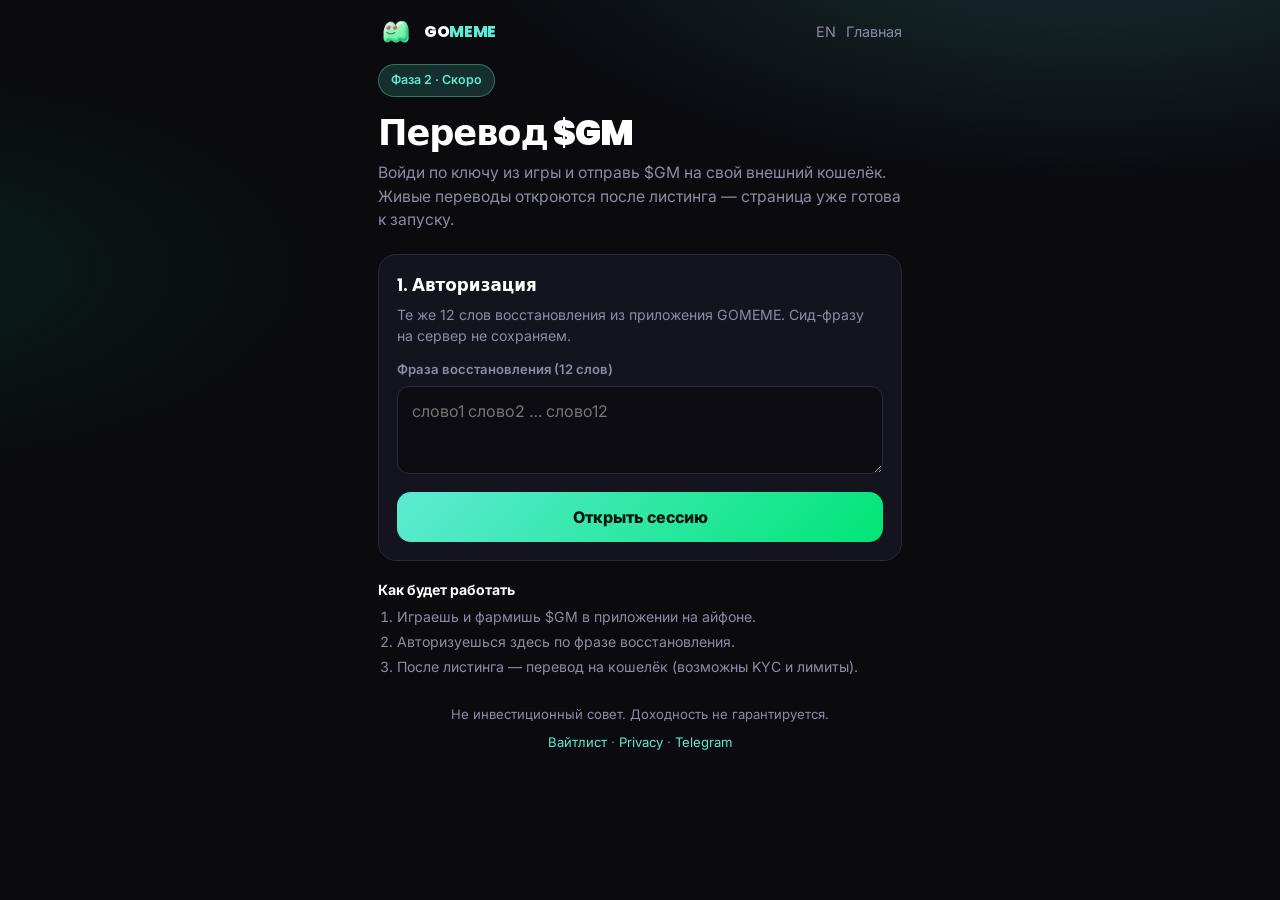
<file: wallet-ru.html>
<!DOCTYPE html>
<html lang="ru">
<head>
  <meta charset="UTF-8" />
  <meta name="viewport" content="width=device-width, initial-scale=1, viewport-fit=cover" />
  <title>GOMEME — Перевод $GM на кошелёк</title>
  <meta name="description" content="Авторизация и перевод $GM на внешний кошелёк. Откроется после листинга токена." />
  <meta name="theme-color" content="#0A0A0F" />
  <meta name="robots" content="noindex" />
  <link rel="icon" href="official/favicon.ico?v=10" sizes="any" />
  <link rel="icon" type="image/png" href="official/favicon-192.png?v=10" sizes="192x192" />
  <link rel="apple-touch-icon" href="official/apple-touch-icon.png?v=10" sizes="180x180" />
  <link rel="preconnect" href="https://fonts.googleapis.com" />
  <link rel="preconnect" href="https://fonts.gstatic.com" crossorigin />
  <link href="https://fonts.googleapis.com/css2?family=Poppins:wght@600;700;800;900&family=Inter:wght@400;500;600;700&display=swap" rel="stylesheet" />
  <style>
    :root {
      --bg: #0a0a0f;
      --card: #14141f;
      --border: #2a2a3a;
      --text: #ffffff;
      --muted: #8b8ba3;
      --mint: #5eead4;
      --mint-soft: rgba(94, 234, 212, 0.16);
      --mint-line: rgba(94, 234, 212, 0.38);
      --lime: #00e676;
      --danger: #ff5c7a;
      --font-display: "Poppins", system-ui, sans-serif;
      --font: "Inter", system-ui, sans-serif;
      --radius: 18px;
      --safe-b: env(safe-area-inset-bottom, 0px);
    }
    *, *::before, *::after { box-sizing: border-box; margin: 0; padding: 0; }
    body {
      font-family: var(--font);
      background: var(--bg);
      color: var(--text);
      line-height: 1.5;
      -webkit-font-smoothing: antialiased;
      min-height: 100svh;
    }
    a { color: inherit; text-decoration: none; }
    button, input, textarea { font: inherit; }
    .atmosphere {
      position: fixed; inset: 0; z-index: 0; pointer-events: none;
      background:
        radial-gradient(ellipse 90% 55% at 85% -10%, rgba(94, 234, 212, 0.18), transparent 55%),
        radial-gradient(ellipse 70% 45% at -10% 30%, rgba(0, 230, 118, 0.10), transparent 50%),
        var(--bg);
    }
    .wrap { position: relative; z-index: 1; max-width: 560px; margin: 0 auto; padding: 0 18px calc(40px + var(--safe-b)); }
    .nav {
      display: flex; align-items: center; justify-content: space-between;
      padding: 14px 0; padding-top: max(14px, env(safe-area-inset-top));
    }
    .brand { display: flex; align-items: center; gap: 10px; font-family: var(--font-display); font-weight: 800; letter-spacing: -0.02em; }
    .brand img { width: 36px; height: 36px; background: transparent; box-shadow: none; filter: none; }
    .brand span span { color: var(--mint); }
    .nav-links { display: flex; gap: 10px; align-items: center; }
    .link-muted { color: var(--muted); font-size: 0.9rem; }
    .link-muted:hover { color: var(--mint); }
    .chip {
      display: inline-flex; align-items: center; gap: 6px;
      padding: 6px 12px; border-radius: 999px;
      background: var(--mint-soft); border: 1px solid var(--mint-line);
      color: var(--mint); font-size: 0.78rem; font-weight: 600;
    }
    h1 {
      font-family: var(--font-display); font-weight: 900; font-size: clamp(1.75rem, 5vw, 2.2rem);
      letter-spacing: -0.03em; margin: 16px 0 8px; line-height: 1.15;
    }
    .lead { color: var(--muted); font-size: 0.98rem; margin-bottom: 22px; }
    .card {
      background: var(--card); border: 1px solid var(--border);
      border-radius: var(--radius); padding: 18px; margin-bottom: 14px;
    }
    .card h2 { font-family: var(--font-display); font-size: 1.05rem; font-weight: 700; margin-bottom: 6px; }
    .card p.hint { color: var(--muted); font-size: 0.88rem; margin-bottom: 14px; }
    label { display: block; font-size: 0.82rem; color: var(--muted); margin-bottom: 6px; font-weight: 600; }
    input, textarea {
      width: 100%; background: #0c0c12; border: 1px solid var(--border);
      border-radius: 12px; color: var(--text); padding: 12px 14px; outline: none;
    }
    input:focus, textarea:focus { border-color: var(--mint-line); box-shadow: 0 0 0 3px var(--mint-soft); }
    textarea { min-height: 88px; resize: vertical; }
    .field { margin-bottom: 12px; }
    .btn {
      display: inline-flex; align-items: center; justify-content: center;
      width: 100%; height: 50px; border: 0; border-radius: 14px;
      background: linear-gradient(135deg, var(--mint), var(--lime));
      color: #04140f; font-weight: 800; cursor: pointer;
    }
    .btn:disabled { opacity: 0.45; cursor: not-allowed; filter: grayscale(0.2); }
    .btn-ghost {
      background: transparent; border: 1px solid var(--border); color: var(--text);
      margin-top: 10px;
    }
    .status {
      margin-top: 12px; padding: 10px 12px; border-radius: 12px;
      background: rgba(0,230,118,.08); border: 1px solid rgba(0,230,118,.25);
      color: var(--lime); font-size: 0.88rem; display: none;
    }
    .status.err { background: rgba(255,92,122,.08); border-color: rgba(255,92,122,.3); color: var(--danger); }
    .status.show { display: block; }
    .locked { margin-top: 8px; font-size: 0.82rem; color: var(--muted); text-align: center; }
    .balance {
      display: flex; justify-content: space-between; align-items: baseline;
      padding: 12px 14px; border-radius: 12px; background: #0c0c12;
      border: 1px solid var(--border); margin-bottom: 14px;
    }
    .balance span { color: var(--muted); font-size: 0.85rem; }
    .balance strong { font-family: var(--font-display); font-size: 1.35rem; color: var(--mint); }
    .steps { color: var(--muted); font-size: 0.88rem; margin: 18px 0 8px; }
    .steps ol { padding-left: 1.2rem; margin-top: 6px; }
    .steps li { margin: 4px 0; }
    footer { margin-top: 28px; text-align: center; color: var(--muted); font-size: 0.82rem; }
    footer a { color: var(--mint); }
    .hidden { display: none !important; }
  </style>
</head>
<body>
  <div class="atmosphere" aria-hidden="true"></div>
  <div class="wrap">
    <nav class="nav" aria-label="Навигация">
      <a class="brand" href="ru.html">
        <img src="official/logo-1-mint-96.png?v=13" width="36" height="36" alt="" />
        <span>GO<span>MEME</span></span>
      </a>
      <div class="nav-links">
        <a class="link-muted" href="wallet.html">EN</a>
        <a class="link-muted" href="ru.html">Главная</a>
      </div>
    </nav>

    <p class="chip">Фаза 2 · Скоро</p>
    <h1>Перевод $GM</h1>
    <p class="lead">
      Войди по ключу из игры и отправь $GM на свой внешний кошелёк.
      Живые переводы откроются после листинга — страница уже готова к запуску.
    </p>

    <section class="card" id="auth-card">
      <h2>1. Авторизация</h2>
      <p class="hint">Те же 12 слов восстановления из приложения GOMEME. Сид-фразу на сервер не сохраняем.</p>
      <form id="auth-form" novalidate>
        <div class="field">
          <label for="seed">Фраза восстановления (12 слов)</label>
          <textarea id="seed" name="seed" autocomplete="off" spellcheck="false" placeholder="слово1 слово2 … слово12" required></textarea>
        </div>
        <button class="btn" type="submit" id="auth-btn">Открыть сессию</button>
        <p class="status" id="auth-status" role="status"></p>
      </form>
    </section>

    <section class="card hidden" id="transfer-card">
      <h2>2. На кошелёк</h2>
      <p class="hint">Вставь адрес назначения. Сеть и чейн объявим при листинге.</p>
      <div class="balance">
        <span>К выводу (превью)</span>
        <strong id="balance-val">— $GM</strong>
      </div>
      <form id="transfer-form" novalidate>
        <div class="field">
          <label for="address">Адрес кошелька</label>
          <input id="address" name="address" type="text" autocomplete="off" spellcheck="false" placeholder="0x… или Solana-адрес" required />
        </div>
        <div class="field">
          <label for="amount">Сумма ($GM)</label>
          <input id="amount" name="amount" type="number" min="1" step="1" placeholder="100" required />
        </div>
        <button class="btn" type="submit" id="transfer-btn" disabled>Перевод недоступен</button>
        <button class="btn btn-ghost" type="button" id="logout-btn">Закрыть сессию</button>
        <p class="locked" id="transfer-lock">
          Ончейн-перевод ещё не включён. После листинга кнопка откроется для авторизованных игроков.
        </p>
        <p class="status" id="transfer-status" role="status"></p>
      </form>
    </section>

    <div class="steps">
      <strong style="color:var(--text)">Как будет работать</strong>
      <ol>
        <li>Играешь и фармишь $GM в приложении на айфоне.</li>
        <li>Авторизуешься здесь по фразе восстановления.</li>
        <li>После листинга — перевод на кошелёк (возможны KYC и лимиты).</li>
      </ol>
    </div>

    <footer>
      <p>Не инвестиционный совет. Доходность не гарантируется.</p>
      <p style="margin-top:8px">
        <a href="ru.html">Вайтлист</a> ·
        <a href="privacy.html">Privacy</a> ·
        <a href="https://t.me/gomeme_app" target="_blank" rel="noopener">Telegram</a>
      </p>
    </footer>
  </div>

  <script>
    (function () {
      var KEY = "gomeme_wallet_session_v1";
      var authCard = document.getElementById("auth-card");
      var transferCard = document.getElementById("transfer-card");
      var authForm = document.getElementById("auth-form");
      var transferForm = document.getElementById("transfer-form");
      var authStatus = document.getElementById("auth-status");
      var transferStatus = document.getElementById("transfer-status");
      var balanceVal = document.getElementById("balance-val");
      var TRANSFERS_LIVE = false;

      function showStatus(el, msg, isErr) {
        el.textContent = msg;
        el.classList.add("show");
        el.classList.toggle("err", !!isErr);
      }

      function normalizeSeed(raw) {
        return String(raw || "").trim().toLowerCase().replace(/\s+/g, " ");
      }

      function wordCount(seed) {
        if (!seed) return 0;
        return seed.split(" ").filter(Boolean).length;
      }

      function sessionHash(seed) {
        var h = 0;
        for (var i = 0; i < seed.length; i++) h = ((h << 5) - h + seed.charCodeAt(i)) | 0;
        return "gm_" + (h >>> 0).toString(16);
      }

      function unlock(seed) {
        var id = sessionHash(seed);
        try {
          sessionStorage.setItem(KEY, JSON.stringify({ id: id, at: Date.now() }));
        } catch (e) {}
        authCard.classList.add("hidden");
        transferCard.classList.remove("hidden");
        balanceVal.textContent = "Ожидает $GM";
        showStatus(authStatus, "Сессия открыта локально.", false);
      }

      function lock() {
        try { sessionStorage.removeItem(KEY); } catch (e) {}
        transferCard.classList.add("hidden");
        authCard.classList.remove("hidden");
        document.getElementById("seed").value = "";
        authStatus.classList.remove("show");
        transferStatus.classList.remove("show");
      }

      function restore() {
        try {
          var raw = sessionStorage.getItem(KEY);
          if (!raw) return;
          var data = JSON.parse(raw);
          if (data && data.id) {
            authCard.classList.add("hidden");
            transferCard.classList.remove("hidden");
            balanceVal.textContent = "Ожидает $GM";
          }
        } catch (e) {}
      }

      authForm.addEventListener("submit", function (e) {
        e.preventDefault();
        var seed = normalizeSeed(document.getElementById("seed").value);
        var n = wordCount(seed);
        if (n !== 12) {
          showStatus(authStatus, "Введи ровно 12 слов из фразы восстановления GOMEME.", true);
          return;
        }
        unlock(seed);
      });

      transferForm.addEventListener("submit", function (e) {
        e.preventDefault();
        if (!TRANSFERS_LIVE) {
          showStatus(transferStatus, "Переводы ещё не включены. Вернись после листинга токена.", true);
          return;
        }
        showStatus(transferStatus, "Бэкенд не подключён.", true);
      });

      document.getElementById("logout-btn").addEventListener("click", lock);
      restore();
    })();
  </script>
</body>
</html>
</file>
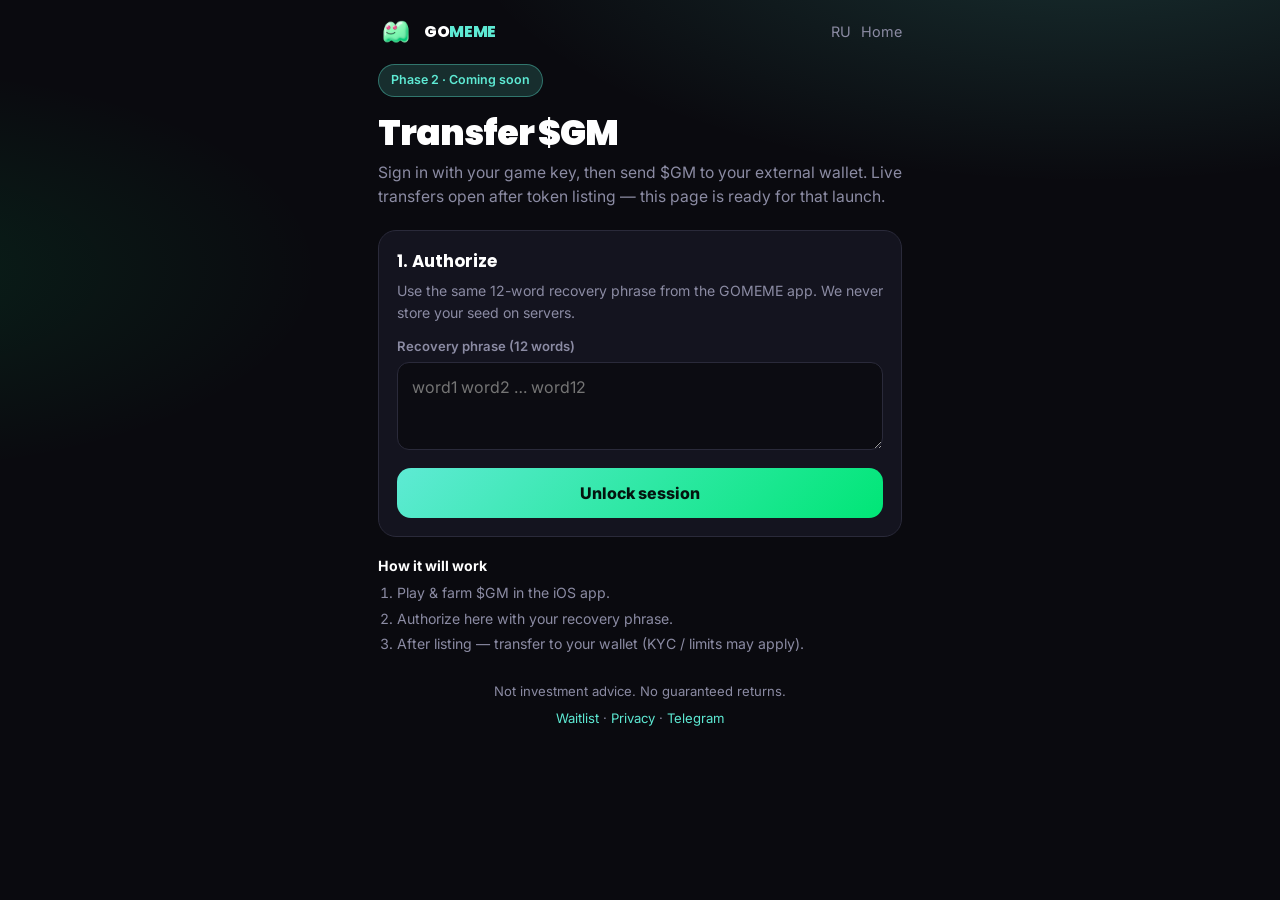
<file: wallet.html>
<!DOCTYPE html>
<html lang="en">
<head>
  <meta charset="UTF-8" />
  <meta name="viewport" content="width=device-width, initial-scale=1, viewport-fit=cover" />
  <title>GOMEME — $GM Wallet Transfer</title>
  <meta name="description" content="Authorize and transfer $GM to your wallet. Opens after token listing." />
  <meta name="theme-color" content="#0A0A0F" />
  <meta name="robots" content="noindex" />
  <link rel="icon" href="official/favicon.ico?v=10" sizes="any" />
  <link rel="icon" type="image/png" href="official/favicon-192.png?v=10" sizes="192x192" />
  <link rel="apple-touch-icon" href="official/apple-touch-icon.png?v=10" sizes="180x180" />
  <link rel="preconnect" href="https://fonts.googleapis.com" />
  <link rel="preconnect" href="https://fonts.gstatic.com" crossorigin />
  <link href="https://fonts.googleapis.com/css2?family=Poppins:wght@600;700;800;900&family=Inter:wght@400;500;600;700&display=swap" rel="stylesheet" />
  <style>
    :root {
      --bg: #0a0a0f;
      --card: #14141f;
      --border: #2a2a3a;
      --text: #ffffff;
      --muted: #8b8ba3;
      --mint: #5eead4;
      --mint-soft: rgba(94, 234, 212, 0.16);
      --mint-line: rgba(94, 234, 212, 0.38);
      --lime: #00e676;
      --danger: #ff5c7a;
      --font-display: "Poppins", system-ui, sans-serif;
      --font: "Inter", system-ui, sans-serif;
      --radius: 18px;
      --safe-b: env(safe-area-inset-bottom, 0px);
    }
    *, *::before, *::after { box-sizing: border-box; margin: 0; padding: 0; }
    body {
      font-family: var(--font);
      background: var(--bg);
      color: var(--text);
      line-height: 1.5;
      -webkit-font-smoothing: antialiased;
      min-height: 100svh;
    }
    a { color: inherit; text-decoration: none; }
    button, input, textarea { font: inherit; }
    .atmosphere {
      position: fixed; inset: 0; z-index: 0; pointer-events: none;
      background:
        radial-gradient(ellipse 90% 55% at 85% -10%, rgba(94, 234, 212, 0.18), transparent 55%),
        radial-gradient(ellipse 70% 45% at -10% 30%, rgba(0, 230, 118, 0.10), transparent 50%),
        var(--bg);
    }
    .wrap { position: relative; z-index: 1; max-width: 560px; margin: 0 auto; padding: 0 18px calc(40px + var(--safe-b)); }
    .nav {
      display: flex; align-items: center; justify-content: space-between;
      padding: 14px 0; padding-top: max(14px, env(safe-area-inset-top));
    }
    .brand { display: flex; align-items: center; gap: 10px; font-family: var(--font-display); font-weight: 800; letter-spacing: -0.02em; }
    .brand img { width: 36px; height: 36px; background: transparent; box-shadow: none; filter: none; }
    .brand span span { color: var(--mint); }
    .nav-links { display: flex; gap: 10px; align-items: center; }
    .link-muted { color: var(--muted); font-size: 0.9rem; }
    .link-muted:hover { color: var(--mint); }
    .chip {
      display: inline-flex; align-items: center; gap: 6px;
      padding: 6px 12px; border-radius: 999px;
      background: var(--mint-soft); border: 1px solid var(--mint-line);
      color: var(--mint); font-size: 0.78rem; font-weight: 600;
    }
    h1 {
      font-family: var(--font-display); font-weight: 900; font-size: clamp(1.75rem, 5vw, 2.2rem);
      letter-spacing: -0.03em; margin: 16px 0 8px; line-height: 1.15;
    }
    .lead { color: var(--muted); font-size: 0.98rem; margin-bottom: 22px; }
    .card {
      background: var(--card); border: 1px solid var(--border);
      border-radius: var(--radius); padding: 18px; margin-bottom: 14px;
    }
    .card h2 { font-family: var(--font-display); font-size: 1.05rem; font-weight: 700; margin-bottom: 6px; }
    .card p.hint { color: var(--muted); font-size: 0.88rem; margin-bottom: 14px; }
    label { display: block; font-size: 0.82rem; color: var(--muted); margin-bottom: 6px; font-weight: 600; }
    input, textarea {
      width: 100%; background: #0c0c12; border: 1px solid var(--border);
      border-radius: 12px; color: var(--text); padding: 12px 14px; outline: none;
    }
    input:focus, textarea:focus { border-color: var(--mint-line); box-shadow: 0 0 0 3px var(--mint-soft); }
    textarea { min-height: 88px; resize: vertical; }
    .field { margin-bottom: 12px; }
    .btn {
      display: inline-flex; align-items: center; justify-content: center;
      width: 100%; height: 50px; border: 0; border-radius: 14px;
      background: linear-gradient(135deg, var(--mint), var(--lime));
      color: #04140f; font-weight: 800; cursor: pointer;
    }
    .btn:disabled { opacity: 0.45; cursor: not-allowed; filter: grayscale(0.2); }
    .btn-ghost {
      background: transparent; border: 1px solid var(--border); color: var(--text);
      margin-top: 10px;
    }
    .status {
      margin-top: 12px; padding: 10px 12px; border-radius: 12px;
      background: rgba(0,230,118,.08); border: 1px solid rgba(0,230,118,.25);
      color: var(--lime); font-size: 0.88rem; display: none;
    }
    .status.err { background: rgba(255,92,122,.08); border-color: rgba(255,92,122,.3); color: var(--danger); }
    .status.show { display: block; }
    .locked {
      margin-top: 8px; font-size: 0.82rem; color: var(--muted);
      text-align: center;
    }
    .balance {
      display: flex; justify-content: space-between; align-items: baseline;
      padding: 12px 14px; border-radius: 12px; background: #0c0c12;
      border: 1px solid var(--border); margin-bottom: 14px;
    }
    .balance span { color: var(--muted); font-size: 0.85rem; }
    .balance strong { font-family: var(--font-display); font-size: 1.35rem; color: var(--mint); }
    .steps { color: var(--muted); font-size: 0.88rem; margin: 18px 0 8px; }
    .steps ol { padding-left: 1.2rem; margin-top: 6px; }
    .steps li { margin: 4px 0; }
    footer { margin-top: 28px; text-align: center; color: var(--muted); font-size: 0.82rem; }
    footer a { color: var(--mint); }
    .hidden { display: none !important; }
    .sr-only { position: absolute; left: -9999px; }
  </style>
</head>
<body>
  <div class="atmosphere" aria-hidden="true"></div>
  <div class="wrap">
    <nav class="nav" aria-label="Primary">
      <a class="brand" href="index.html">
        <img src="official/logo-1-mint-96.png?v=13" width="36" height="36" alt="" />
        <span>GO<span>MEME</span></span>
      </a>
      <div class="nav-links">
        <a class="link-muted" href="wallet-ru.html">RU</a>
        <a class="link-muted" href="index.html">Home</a>
      </div>
    </nav>

    <p class="chip">Phase 2 · Coming soon</p>
    <h1>Transfer $GM</h1>
    <p class="lead">
      Sign in with your game key, then send $GM to your external wallet.
      Live transfers open after token listing — this page is ready for that launch.
    </p>

    <!-- Step 1: Auth -->
    <section class="card" id="auth-card">
      <h2>1. Authorize</h2>
      <p class="hint">Use the same 12-word recovery phrase from the GOMEME app. We never store your seed on servers.</p>
      <form id="auth-form" novalidate>
        <div class="field">
          <label for="seed">Recovery phrase (12 words)</label>
          <textarea id="seed" name="seed" autocomplete="off" spellcheck="false" placeholder="word1 word2 … word12" required></textarea>
        </div>
        <button class="btn" type="submit" id="auth-btn">Unlock session</button>
        <p class="status" id="auth-status" role="status"></p>
      </form>
    </section>

    <!-- Step 2: Transfer (unlocked after auth) -->
    <section class="card hidden" id="transfer-card">
      <h2>2. Send to wallet</h2>
      <p class="hint">Paste your destination address. Network and chain will be announced at listing.</p>
      <div class="balance">
        <span>Claimable (preview)</span>
        <strong id="balance-val">— $GM</strong>
      </div>
      <form id="transfer-form" novalidate>
        <div class="field">
          <label for="address">Destination wallet</label>
          <input id="address" name="address" type="text" autocomplete="off" spellcheck="false" placeholder="0x… or Solana address" required />
        </div>
        <div class="field">
          <label for="amount">Amount ($GM)</label>
          <input id="amount" name="amount" type="number" min="1" step="1" placeholder="100" required />
        </div>
        <button class="btn" type="submit" id="transfer-btn" disabled>Transfer unavailable</button>
        <button class="btn btn-ghost" type="button" id="logout-btn">Lock session</button>
        <p class="locked" id="transfer-lock">
          On-chain transfer is not live yet. After listing, this button unlocks for authorized players.
        </p>
        <p class="status" id="transfer-status" role="status"></p>
      </form>
    </section>

    <div class="steps">
      <strong style="color:var(--text)">How it will work</strong>
      <ol>
        <li>Play &amp; farm $GM in the iOS app.</li>
        <li>Authorize here with your recovery phrase.</li>
        <li>After listing — transfer to your wallet (KYC / limits may apply).</li>
      </ol>
    </div>

    <footer>
      <p>Not investment advice. No guaranteed returns.</p>
      <p style="margin-top:8px">
        <a href="index.html">Waitlist</a> ·
        <a href="privacy.html">Privacy</a> ·
        <a href="https://t.me/gomeme_app" target="_blank" rel="noopener">Telegram</a>
      </p>
    </footer>
  </div>

  <script>
    (function () {
      var KEY = "gomeme_wallet_session_v1";
      var authCard = document.getElementById("auth-card");
      var transferCard = document.getElementById("transfer-card");
      var authForm = document.getElementById("auth-form");
      var transferForm = document.getElementById("transfer-form");
      var authStatus = document.getElementById("auth-status");
      var transferStatus = document.getElementById("transfer-status");
      var balanceVal = document.getElementById("balance-val");
      var TRANSFERS_LIVE = false; // flip true after listing + backend

      function showStatus(el, msg, isErr) {
        el.textContent = msg;
        el.classList.add("show");
        el.classList.toggle("err", !!isErr);
      }

      function normalizeSeed(raw) {
        return String(raw || "").trim().toLowerCase().replace(/\s+/g, " ");
      }

      function wordCount(seed) {
        if (!seed) return 0;
        return seed.split(" ").filter(Boolean).length;
      }

      function sessionHash(seed) {
        // Lightweight client fingerprint only — not crypto auth. Real verify = Phase 2 backend.
        var h = 0;
        for (var i = 0; i < seed.length; i++) h = ((h << 5) - h + seed.charCodeAt(i)) | 0;
        return "gm_" + (h >>> 0).toString(16);
      }

      function unlock(seed) {
        var id = sessionHash(seed);
        try {
          sessionStorage.setItem(KEY, JSON.stringify({ id: id, at: Date.now() }));
        } catch (e) {}
        authCard.classList.add("hidden");
        transferCard.classList.remove("hidden");
        balanceVal.textContent = "Pending $GM";
        showStatus(authStatus, "Session unlocked locally.", false);
      }

      function lock() {
        try { sessionStorage.removeItem(KEY); } catch (e) {}
        transferCard.classList.add("hidden");
        authCard.classList.remove("hidden");
        document.getElementById("seed").value = "";
        authStatus.classList.remove("show");
        transferStatus.classList.remove("show");
      }

      function restore() {
        try {
          var raw = sessionStorage.getItem(KEY);
          if (!raw) return;
          var data = JSON.parse(raw);
          if (data && data.id) {
            authCard.classList.add("hidden");
            transferCard.classList.remove("hidden");
            balanceVal.textContent = "Pending $GM";
          }
        } catch (e) {}
      }

      authForm.addEventListener("submit", function (e) {
        e.preventDefault();
        var seed = normalizeSeed(document.getElementById("seed").value);
        var n = wordCount(seed);
        if (n !== 12) {
          showStatus(authStatus, "Enter exactly 12 words from your GOMEME recovery phrase.", true);
          return;
        }
        unlock(seed);
      });

      transferForm.addEventListener("submit", function (e) {
        e.preventDefault();
        if (!TRANSFERS_LIVE) {
          showStatus(transferStatus, "Transfers are not live yet. Come back after token listing.", true);
          return;
        }
        showStatus(transferStatus, "Backend not connected.", true);
      });

      document.getElementById("logout-btn").addEventListener("click", lock);
      restore();
    })();
  </script>
</body>
</html>
</file>
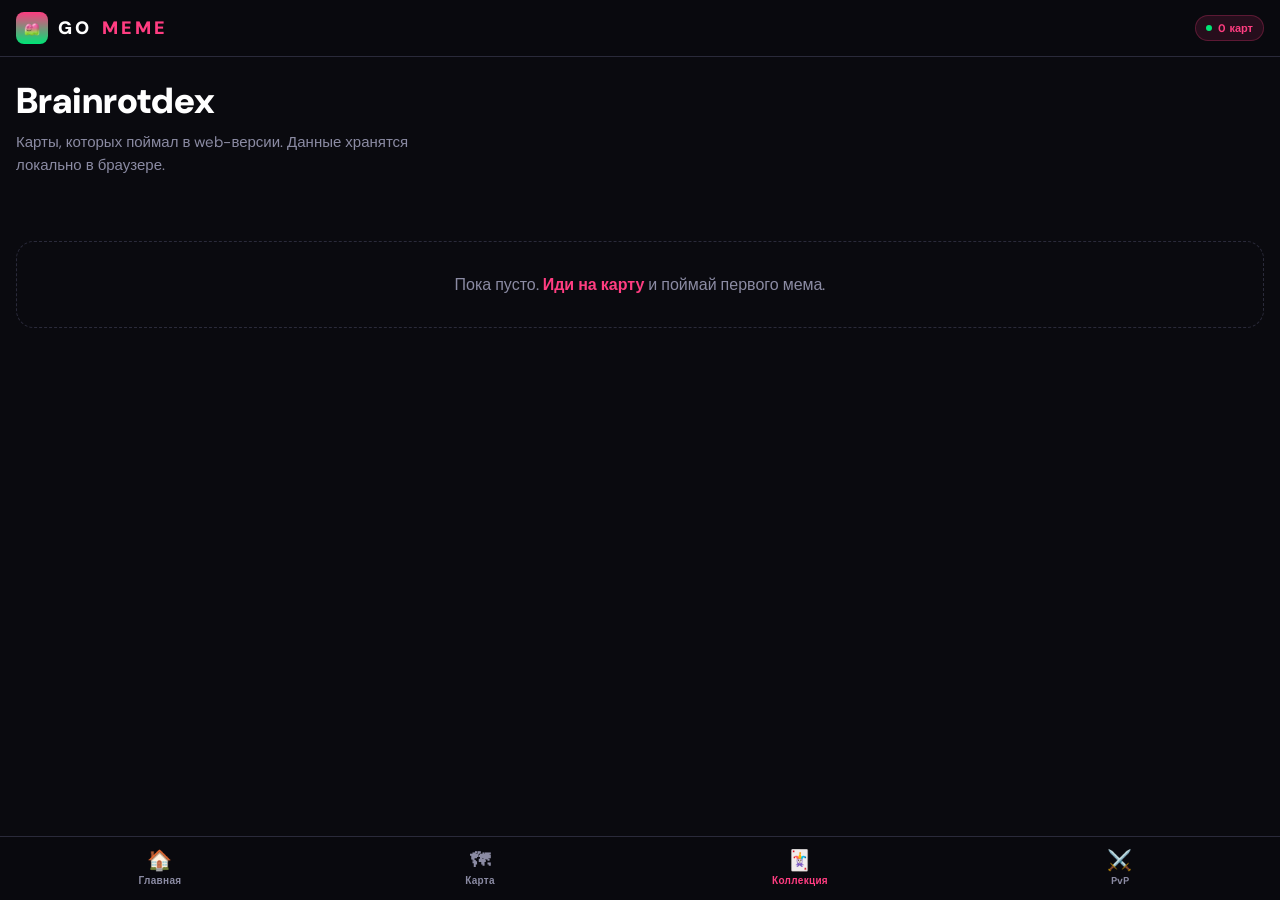
<file: app/collection.html>
<!DOCTYPE html>
<html lang="ru">
<head>
  <meta charset="UTF-8" />
  <meta name="viewport" content="width=device-width, initial-scale=1, viewport-fit=cover" />
  <meta name="theme-color" content="#0A0A0F" />
  <title>GOMEME — Коллекция</title>
  <link rel="manifest" href="manifest.json" />
  <link href="https://fonts.googleapis.com/css2?family=DM+Sans:opsz,wght@9..40,400;9..40,700;9..40,900&display=swap" rel="stylesheet" />
  <link rel="stylesheet" href="css/app.css" />
  <style>
    .grid {
      display: grid;
      grid-template-columns: repeat(2, 1fr);
      gap: 12px;
      padding: 0 16px 24px;
    }
    .card-item {
      background: var(--card);
      border: 1px solid var(--border);
      border-radius: 16px;
      overflow: hidden;
    }
    .card-item img {
      width: 100%;
      aspect-ratio: 9/16;
      object-fit: cover;
      display: block;
    }
    .card-item .info { padding: 10px 12px 12px; }
    .card-item h3 { font-size: 13px; margin-bottom: 4px; line-height: 1.3; }
    .card-item p { font-size: 11px; color: var(--muted); }
    .rarity {
      display: inline-block;
      margin-top: 6px;
      padding: 2px 8px;
      border-radius: 6px;
      font-size: 10px;
      font-weight: 800;
      text-transform: uppercase;
    }
    .r-common { background: rgba(138,138,147,.2); color: #9aaeb0; }
    .r-uncommon { background: rgba(0,230,118,.15); color: #00e676; }
    .r-rare { background: rgba(1,177,226,.15); color: #01b1e2; }
    .r-epic { background: rgba(255,61,129,.15); color: #ff3d81; }
    .r-legendary { background: rgba(255,179,0,.15); color: #ffb300; }
    .empty {
      margin: 40px 16px;
      text-align: center;
      padding: 32px 20px;
      border: 1px dashed var(--border);
      border-radius: 18px;
      color: var(--muted);
    }
    .empty a { color: var(--pink); font-weight: 700; }
  </style>
</head>
<body data-page="collection">
  <div class="app-shell">
    <header class="topbar">
      <a class="logo" href="index.html">
        <img src="assets/icon-192.png" alt="" width="32" height="32" />
        GO<span>MEME</span>
      </a>
      <div class="badge" id="count-badge">0 карт</div>
    </header>
    <main class="screen">
      <section class="hero" style="padding-bottom:0">
        <h1>Brainrotdex</h1>
        <p>Карты, которых поймал в web-версии. Данные хранятся локально в браузере.</p>
      </section>
      <div id="grid" class="grid"></div>
      <div id="empty" class="empty" hidden>
        Пока пусто. <a href="map.html">Иди на карту</a> и поймай первого мема.
      </div>
    </main>
  </div>
  <nav class="tabbar">
    <a class="tab" href="index.html"><span class="ico">🏠</span>Главная</a>
    <a class="tab" href="map.html"><span class="ico">🗺</span>Карта</a>
    <a class="tab active" href="collection.html"><span class="ico">🃏</span>Коллекция</a>
    <a class="tab" href="pvp.html"><span class="ico">⚔️</span>PvP</a>
  </nav>
  <script type="module">
    import { loadState } from './js/storage.js';

    const ART = {
      common: 'assets/cards/common.jpg',
      uncommon: 'assets/cards/uncommon.jpg',
      rare: 'assets/cards/rare.jpg',
      epic: 'assets/cards/epic.jpg',
      legendary: 'assets/cards/legendary.jpg',
    };

    const state = loadState();
    const grid = document.getElementById('grid');
    const empty = document.getElementById('empty');
    document.getElementById('count-badge').textContent = `${state.collection.length} карт`;

    if (!state.collection.length) {
      empty.hidden = false;
    } else {
      grid.innerHTML = state.collection.map((c) => `
        <article class="card-item">
          <img src="${ART[c.rarity] || ART.common}" alt="${c.name}" loading="lazy" />
          <div class="info">
            <h3>${c.name}</h3>
            <p>${c.clan || '—'}</p>
            <span class="rarity r-${c.rarity}">${c.rarity}</span>
          </div>
        </article>
      `).join('');
    }
  </script>
</body>
</html>
</file>
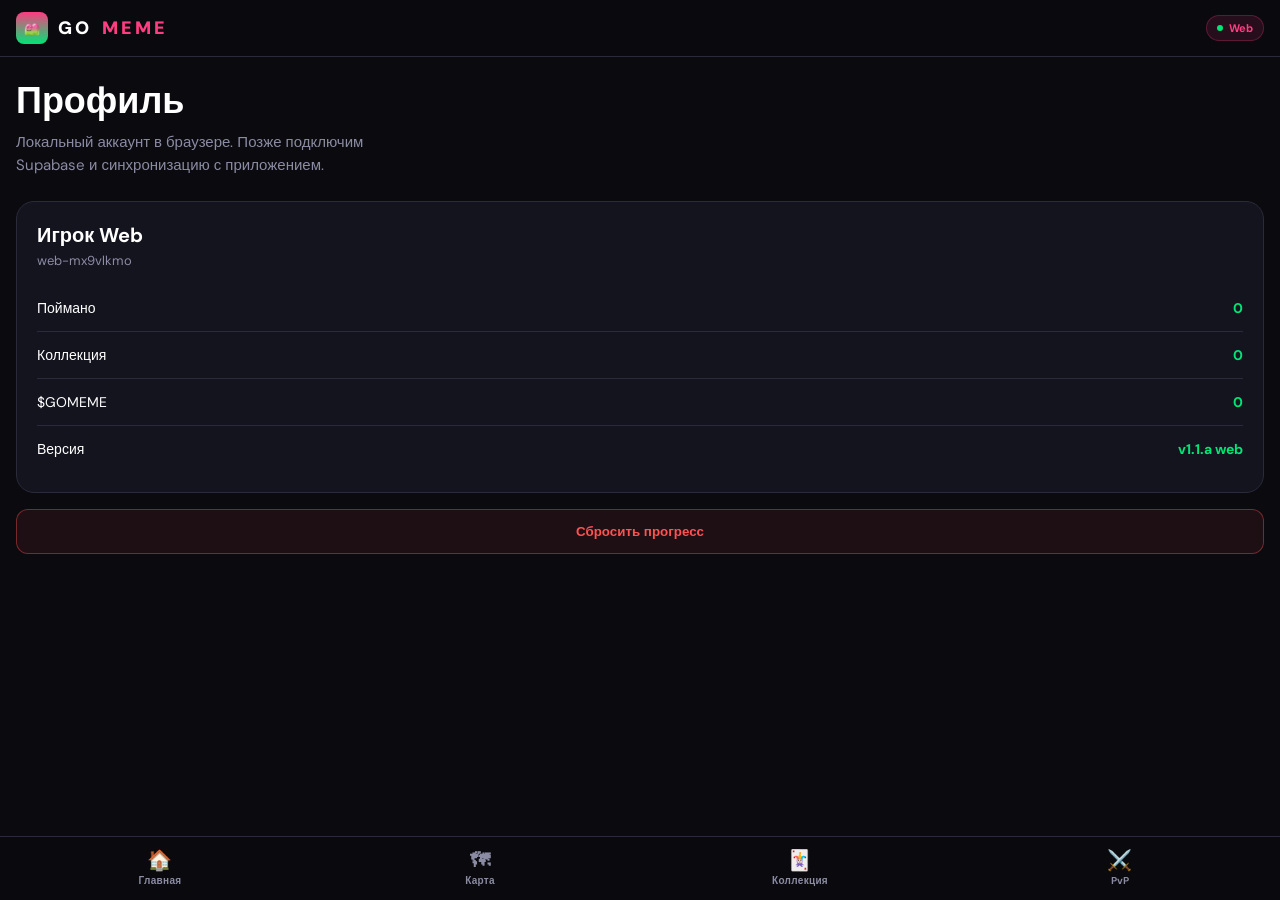
<file: app/profile.html>
<!DOCTYPE html>
<html lang="ru">
<head>
  <meta charset="UTF-8" />
  <meta name="viewport" content="width=device-width, initial-scale=1, viewport-fit=cover" />
  <meta name="theme-color" content="#0A0A0F" />
  <title>GOMEME — Профиль</title>
  <link rel="manifest" href="manifest.json" />
  <link href="https://fonts.googleapis.com/css2?family=DM+Sans:opsz,wght@9..40,700;9..40,900&display=swap" rel="stylesheet" />
  <link rel="stylesheet" href="css/app.css" />
  <style>
    .profile-card {
      margin: 16px;
      padding: 20px;
      border-radius: 18px;
      border: 1px solid var(--border);
      background: var(--card);
    }
    .profile-card h2 { font-size: 20px; margin-bottom: 4px; }
    .profile-card p { color: var(--muted); font-size: 13px; }
    .row {
      display: flex;
      justify-content: space-between;
      padding: 14px 0;
      border-bottom: 1px solid var(--border);
      font-size: 14px;
    }
    .row:last-child { border-bottom: none; }
    .row span:last-child { color: var(--lime); font-weight: 700; }
    .btn-danger {
      display: block;
      width: calc(100% - 32px);
      margin: 16px;
      padding: 14px;
      border-radius: 12px;
      border: 1px solid rgba(255,82,82,0.4);
      background: rgba(255,82,82,0.08);
      color: var(--danger);
      font-weight: 800;
      cursor: pointer;
    }
  </style>
</head>
<body data-page="profile">
  <div class="app-shell">
    <header class="topbar">
      <a class="logo" href="index.html">
        <img src="assets/icon-192.png" alt="" width="32" height="32" />
        GO<span>MEME</span>
      </a>
      <div class="badge">Web</div>
    </header>
    <main class="screen">
      <section class="hero">
        <h1>Профиль</h1>
        <p>Локальный аккаунт в браузере. Позже подключим Supabase и синхронизацию с приложением.</p>
      </section>
      <div class="profile-card">
        <h2>Игрок Web</h2>
        <p id="device-id">—</p>
        <div style="margin-top:16px">
          <div class="row"><span>Поймано</span><span id="p-catches">0</span></div>
          <div class="row"><span>Коллекция</span><span id="p-cards">0</span></div>
          <div class="row"><span>$GOMEME</span><span id="p-coins">0</span></div>
          <div class="row"><span>Версия</span><span>v1.1.a web</span></div>
        </div>
      </div>
      <button class="btn-danger" id="reset">Сбросить прогресс</button>
    </main>
  </div>
  <nav class="tabbar">
    <a class="tab" href="index.html"><span class="ico">🏠</span>Главная</a>
    <a class="tab" href="map.html"><span class="ico">🗺</span>Карта</a>
    <a class="tab" href="collection.html"><span class="ico">🃏</span>Коллекция</a>
    <a class="tab" href="pvp.html"><span class="ico">⚔️</span>PvP</a>
  </nav>
  <script type="module">
    import { loadState } from './js/storage.js';

    const state = loadState();
    document.getElementById('device-id').textContent = state.deviceId;
    document.getElementById('p-catches').textContent = state.catches;
    document.getElementById('p-cards').textContent = state.collection.length;
    document.getElementById('p-coins').textContent = state.coins;

    document.getElementById('reset').onclick = () => {
      if (confirm('Удалить весь прогресс web-версии?')) {
        localStorage.removeItem('gomeme-web-v1');
        location.reload();
      }
    };
  </script>
</body>
</html>
</file>
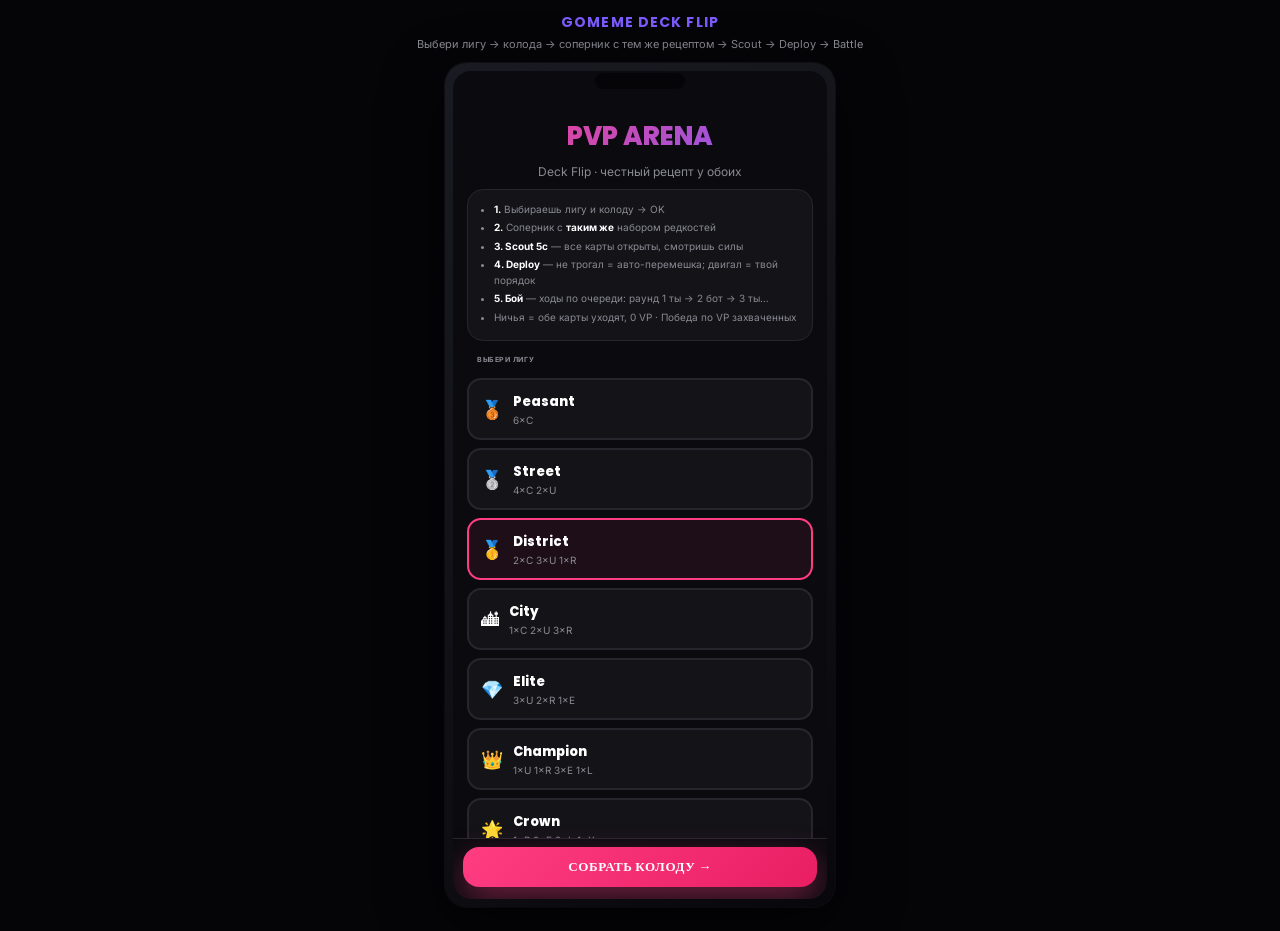
<file: app/pvp.html>
<!DOCTYPE html>
<html lang="ru">
<head>
  <meta charset="UTF-8" />
  <meta name="viewport" content="width=device-width, initial-scale=1, maximum-scale=1, user-scalable=no" />
  <title>GOMEME PvP — Deck Flip</title>
  <link href="https://fonts.googleapis.com/css2?family=Inter:wght@400;600;700&family=Poppins:wght@700;800&display=swap" rel="stylesheet" />
  <style>
    :root {
      --bg:#0A0A0F; --card:#131318; --border:#26262F;
      --pink:#FF3D81; --lime:#00E676; --purple:#7C5CFF;
      --gold:#FFD700; --muted:#8A8A93; --danger:#FF5252;
      /* Базовый iPhone 1× — всё масштабируется через --scale */
      --scale:2;
    /* Редкости — яркая обводка + полоска */
    --r-common:#8A8A93; --r-uncommon:#00E676; --r-rare:#01B1E2;
    --r-epic:#FF3D81; --r-legendary:#FFD700; --r-exotic:#B388FF;
      --cw:78px; --cw-mini:66px; --cw-battle:72px; --cw-showdown:88px;
    }
    *{box-sizing:border-box;margin:0;padding:0}
    body{background:#050508;font-family:Inter,sans-serif;color:#fff;min-height:100vh;display:flex;flex-direction:column;align-items:center;padding:12px 12px 24px}
    h1{font-family:Poppins;font-size:14px;text-transform:uppercase;letter-spacing:.08em;margin-bottom:4px;color:var(--purple)}
    .hint{font-size:11px;color:var(--muted);text-align:center;max-width:780px;margin-bottom:10px;line-height:1.45}
    .phone-shell{width:calc(390px * var(--scale));height:calc(844px * var(--scale));flex-shrink:0;position:relative}
    .phone{width:390px;height:844px;border-radius:22px;padding:8px;background:linear-gradient(145deg,#1a1a22,#08080c);box-shadow:0 20px 60px rgba(0,0,0,.7),0 0 0 1px rgba(255,255,255,.06);position:absolute;top:0;left:0;transform:scale(var(--scale));transform-origin:top left}
    .phone::before{content:'';position:absolute;top:10px;left:50%;transform:translateX(-50%);width:90px;height:16px;background:#050508;border-radius:9px;z-index:99}
    .screen{width:100%;height:100%;border-radius:18px;overflow:hidden;background:var(--bg);display:flex;flex-direction:column;position:relative}
    .panel{display:none;flex:1;flex-direction:column;min-height:0;overflow:hidden}
    .panel.active{display:flex}

    .btn{padding:10px 14px;border:none;border-radius:16px;font-family:Poppins;font-size:13px;font-weight:800;text-transform:uppercase;letter-spacing:.05em;cursor:pointer;width:100%}
    .btn-pink{background:linear-gradient(135deg,var(--pink),#e91e63);color:#fff;box-shadow:0 12px 32px rgba(255,61,129,.4)}
    .btn-purple{background:var(--purple);color:#fff}
    .btn-lime{background:var(--lime);color:#0a0a0f}
    .btn-ghost{background:var(--card);color:#fff;border:1px solid var(--border);margin-top:8px}
    .btn-sm{padding:10px 14px;font-size:11px}
    .btn:disabled{opacity:.35;cursor:not-allowed}

    .scroll-panel{flex:1;overflow-y:auto;padding:46px 14px 14px}
    .menu-logo{font-family:Poppins;font-size:26px;font-weight:800;background:linear-gradient(135deg,var(--pink),var(--purple));-webkit-background-clip:text;-webkit-text-fill-color:transparent;text-align:center;margin-bottom:8px}
    .rules-box{background:var(--card);border:1px solid var(--border);border-radius:16px;padding:12px;text-align:left;font-size:10px;color:var(--muted);line-height:1.55;margin:10px 0}
    .rules-box li{margin-left:14px;margin-bottom:3px}
    .rules-box b{color:#fff}

    .league-list{display:flex;flex-direction:column;gap:8px;margin:10px 0}
    .league-item{display:flex;align-items:center;gap:10px;padding:12px;background:var(--card);border:2px solid var(--border);border-radius:14px;cursor:pointer;text-align:left}
    .league-item.selected{border-color:var(--pink);background:rgba(255,61,129,.08)}
    .league-item.locked{opacity:.4;cursor:not-allowed}
    .league-item .badge{font-size:18px}
    .league-item .info{flex:1}
    .league-item .name{font-family:Poppins;font-size:13px;font-weight:800}
    .league-item .recipe{font-size:10px;color:var(--muted);margin-top:2px}

    .banner{margin:46px 10px 6px;padding:9px 12px;border-radius:12px;display:flex;justify-content:space-between;align-items:center;font-family:Poppins;font-size:11px;font-weight:700;text-transform:uppercase;flex-shrink:0}
    .banner-scout{background:rgba(255,215,0,.1);border:1px solid rgba(255,215,0,.3);color:var(--gold)}
    .banner-deploy{background:rgba(255,61,129,.1);border:1px solid rgba(255,61,129,.3);color:var(--pink)}
    .banner-battle{background:rgba(124,92,255,.1);border:1px solid rgba(124,92,255,.3);color:var(--purple)}
    .banner-match{background:rgba(0,230,118,.08);border:1px solid rgba(0,230,118,.25);color:var(--lime)}
    .timer{font-size:20px;font-variant-numeric:tabular-nums}

    .slot-pyramid{display:flex;flex-direction:column;align-items:center;gap:10px;padding:10px 12px;margin:0 auto;max-width:100%}
    .slot-pyramid.scout-pyramid{background:rgba(255,215,0,.04);border:1px dashed rgba(255,215,0,.22);border-radius:22px;padding:14px;margin:6px 12px}
    .slot-pyramid.deploy-pyramid{background:rgba(255,61,129,.05);border:1px dashed rgba(255,61,129,.22);border-radius:22px;padding:14px;margin:8px 12px}
    .slot-pyramid.battle-field.opp{margin-bottom:6px;padding-bottom:0;z-index:10;position:relative}
    .slot-pyramid.battle-field.you{margin-top:6px;padding-top:0;z-index:1;position:relative;pointer-events:none}
    .slot-pyramid.battle-field .pyramid-row + .pyramid-row{margin-top:4px}
    .pyramid-row{display:flex;gap:12px;justify-content:center;align-items:flex-end;flex-wrap:nowrap}
    .slot-pyramid.battle-field.opp .pyramid-row{align-items:flex-start}
    .pyramid-row.row-scout{min-height:calc(var(--cw)*1.42)}
    .pyramid-row.row-battle{min-height:calc(var(--cw-battle)*1.42)}
    .pyramid-row.row-mini{min-height:calc(var(--cw-mini)*1.42)}
    .slot-wrap{flex-shrink:0;display:flex;align-items:center;justify-content:center}
    .gcard{width:var(--cw-battle);height:calc(var(--cw-battle)*1.42);border-radius:16px;overflow:hidden;position:relative;border:2px solid var(--border);cursor:pointer;flex-shrink:0;transition:transform .15s,box-shadow .15s;user-select:none}
    .gcard img.card-art{width:100%;height:100%;object-fit:cover;display:block;pointer-events:none}
    .gcard .meta{position:absolute;bottom:0;left:0;right:0;padding:2px;font-size:7px;font-weight:800;text-align:center;background:linear-gradient(transparent,rgba(0,0,0,.92))}
    .gcard .badge{position:absolute;top:2px;right:2px;font-size:7px;font-weight:800;padding:1px 4px;border-radius:3px;background:rgba(0,0,0,.75);z-index:3}

    /* Карточка GOMEME */
    .play-card{width:var(--cw);height:calc(var(--cw)*1.42);border-radius:10px;overflow:hidden;position:relative;border:4px solid var(--border);flex-shrink:0;background:#0a0a0f;box-shadow:0 4px 16px rgba(0,0,0,.5)}
    .play-card.common{border-color:var(--r-common);box-shadow:0 0 14px rgba(138,138,147,.35), inset 0 0 0 1px rgba(138,138,147,.2)}
    .play-card.uncommon{border-color:var(--r-uncommon);box-shadow:0 0 16px rgba(0,230,118,.4)}
    .play-card.rare{border-color:var(--r-rare);box-shadow:0 0 16px rgba(1,177,226,.45)}
    .play-card.epic{border-color:var(--r-epic);box-shadow:0 0 16px rgba(255,61,129,.4)}
    .play-card.legendary{border-color:var(--r-legendary);box-shadow:0 0 18px rgba(255,215,0,.45)}
    .play-card.exotic{border-color:var(--r-exotic);box-shadow:0 0 18px rgba(179,136,255,.5)}
    .play-card .rarity-bar{position:absolute;bottom:0;left:0;right:0;height:10px;font-size:5px;font-weight:800;text-transform:uppercase;text-align:center;line-height:10px;z-index:4;letter-spacing:.06em}
    .play-card .rarity-bar.common{background:var(--r-common);color:#111}
    .play-card .rarity-bar.uncommon{background:var(--r-uncommon);color:#042}
    .play-card .rarity-bar.rare{background:var(--r-rare);color:#012}
    .play-card .rarity-bar.epic{background:var(--r-epic);color:#fff}
    .play-card .rarity-bar.legendary{background:var(--r-legendary);color:#210}
    .play-card .rarity-bar.exotic{background:linear-gradient(90deg,#B388FF,#FF3D81);color:#fff}
    .play-card .score-pill{position:absolute;top:3px;left:3px;z-index:4;background:rgba(0,0,0,.88);border:1px solid var(--gold);border-radius:6px;padding:1px 5px;font-family:Poppins;font-size:10px;font-weight:800;color:var(--gold);line-height:1.2}
    .play-card .sharpen-tag{position:absolute;top:3px;right:3px;font-size:6px;font-weight:800;color:var(--lime);background:rgba(0,0,0,.8);padding:1px 3px;border-radius:3px;z-index:4}
    .play-card.selected{box-shadow:0 0 0 3px var(--pink),0 0 28px rgba(255,61,129,.55);transform:scale(1.03);z-index:5}
    .play-card.revealed{animation:flipIn .4s ease}
    @keyframes flipIn{from{transform:rotateY(-90deg);opacity:0}to{transform:rotateY(0);opacity:1}}
    .play-card .card-art{width:100%;height:100%;object-fit:contain;object-position:center bottom;display:block}
    .play-card .stat{flex:1;display:flex;flex-direction:column;align-items:center;justify-content:center;border-right:1px solid rgba(255,255,255,.08)}
    .play-card .stat:last-child{border-right:none}
    .play-card .card-top{position:absolute;top:0;left:0;right:0;height:19px;background:linear-gradient(180deg,rgba(0,0,0,.96),rgba(0,0,0,.75));display:flex;flex-direction:column;align-items:center;justify-content:center;z-index:2;border-bottom:1px solid rgba(255,255,255,.1)}
    .play-card .card-top .lbl{font-size:5px;font-weight:700;color:var(--muted);text-transform:uppercase;letter-spacing:.08em;line-height:1}
    .play-card .card-top .score{font-family:Poppins;font-size:13px;font-weight:800;color:var(--gold);line-height:1.1}
    .play-card .card-stats{position:absolute;bottom:10px;left:0;right:0;height:23px;background:linear-gradient(0deg,rgba(0,0,0,.96),rgba(0,0,0,.8));display:flex;border-top:1px solid rgba(255,255,255,.1);z-index:2}
    .play-card .stat .n{font-family:Poppins;font-size:9px;font-weight:800;color:var(--lime);line-height:1}
    .play-card .stat .l{font-size:5px;color:var(--muted);font-weight:700;text-transform:uppercase;margin-top:1px}
    .play-card .badge{position:absolute;top:2px;right:2px;font-size:6px;font-weight:800;padding:1px 4px;border-radius:3px;background:rgba(0,0,0,.85);z-index:3}
    .play-card .card-art-wrap{position:absolute;top:0;left:3px;right:3px;bottom:10px;overflow:hidden;border-radius:6px;background:#0d0d14}
    .play-card.has-bar .card-art-wrap{bottom:10px}
    .play-card.battle .card-art-wrap,.play-card.showdown .card-art-wrap{top:0;left:2px;right:2px;bottom:10px}
    .play-card.battle.no-stats .card-top,.play-card.showdown .card-top{display:none}
    .play-card.battle .score-pill,.play-card.showdown .score-pill{display:block}
    .play-card.battle .card-stats{display:none}
    .play-card.showdown .card-top{display:none}
    .table-cards.clashing .showdown-side:first-child .play-card{animation:clashL .22s ease 3}
    .table-cards.clashing .showdown-side:last-child .play-card{animation:clashR .22s ease 3}
    @keyframes clashL{50%{transform:translateX(10px) rotate(-4deg)}}
    @keyframes clashR{50%{transform:translateX(-10px) rotate(4deg)}}
    .table-cards.collect-you .showdown-side{animation:flyDown .65s ease forwards}
    .table-cards.collect-bot .showdown-side{animation:flyUp .65s ease forwards}
    @keyframes flyDown{to{transform:translateY(90px) scale(.35);opacity:0}}
    @keyframes flyUp{to{transform:translateY(-90px) scale(.35);opacity:0}}
    .showdown-side.winner-glow .play-card{box-shadow:0 0 24px var(--lime)!important;transform:scale(1.08)}
    .showdown-side.loser-dim .play-card{opacity:.45;filter:grayscale(.4)}
    .play-card.showdown{width:var(--cw-showdown);height:calc(var(--cw-showdown)*1.42);z-index:20}
    .play-card.lifted{animation:liftCard .4s ease forwards;z-index:8}
    @keyframes liftCard{to{transform:translateY(-10px) scale(1.06);box-shadow:0 8px 24px rgba(255,61,129,.45)}}
    .table-cards{display:flex;gap:12px;align-items:center;justify-content:center;min-height:calc(var(--cw-showdown)*1.5);position:relative}
    .showdown-side{display:flex;flex-direction:column;align-items:center;gap:3px}
    .showdown-score{display:none}
    .round-dots{display:flex;gap:4px;justify-content:center;padding:3px;flex-shrink:0}
    .dot{width:6px;height:6px;border-radius:50%;background:var(--border)}
    .vs-badge{font-family:Poppins;font-size:11px;font-weight:800;color:var(--pink);padding:0 3px;flex-shrink:0}
    .gcard.slot-picked{opacity:.15;border-style:dashed;pointer-events:none}
    .play-card.mini .card-top{height:16px}.play-card.mini .card-top .lbl{font-size:5px}.play-card.mini .card-top .score{font-size:11px}
    .play-card.mini .card-art-wrap{top:16px;bottom:20px;left:2px;right:2px}
    .play-card.mini .card-stats{height:20px}
    .play-card.mini .stat .n{font-size:8px}.play-card.mini .stat .l{font-size:5px}

    .gcard.common{border-color:var(--r-common);box-shadow:0 0 10px rgba(138,138,147,.3)}
    .gcard.uncommon{border-color:var(--r-uncommon);box-shadow:0 0 12px rgba(0,230,118,.35)}
    .gcard.rare{border-color:var(--r-rare);box-shadow:0 0 12px rgba(1,177,226,.4)}
    .gcard.epic{border-color:var(--r-epic)}.gcard.legendary{border-color:var(--r-legendary)}.gcard.exotic{border-color:var(--r-exotic)}
    .gcard.selected{box-shadow:0 0 0 3px var(--pink),0 0 20px rgba(255,61,129,.55);transform:scale(1.04);z-index:4}
    .gcard.back[data-side="bot"]{cursor:pointer}
    .gcard.back[data-side="bot"]:hover{transform:scale(1.03);box-shadow:0 0 20px rgba(255,61,129,.35)}
    .gcard.back{background:linear-gradient(145deg,#1a1030,#0d0d18);display:flex;align-items:center;justify-content:center;border-color:rgba(124,92,255,.5)}
    .play-card.battle{width:var(--cw-battle);height:calc(var(--cw-battle)*1.42)}
    .play-card.mini{width:var(--cw-mini);height:calc(var(--cw-mini)*1.42);cursor:pointer}
    .gcard.back span{font-family:Poppins;font-weight:800;font-size:14px;background:linear-gradient(135deg,var(--pink),var(--purple));-webkit-background-clip:text;-webkit-text-fill-color:transparent}
    .gcard.empty,.slot-hole{width:var(--cw-battle);height:calc(var(--cw-battle)*1.42);border-radius:16px;border:2px dashed var(--border);opacity:.2;flex-shrink:0;pointer-events:none}
    .gcard.flip-out{animation:flipOut .5s forwards}
    @keyframes flipOut{to{transform:rotateY(90deg);opacity:0}}

    .label{font-size:7px;font-weight:700;color:var(--muted);text-transform:uppercase;letter-spacing:.08em;padding:4px 10px}

    .arena{flex:1;display:flex;flex-direction:column;background:radial-gradient(ellipse 80% 50% at 50% 42%,rgba(124,92,255,.2),transparent 62%),radial-gradient(ellipse 60% 30% at 20% 80%,rgba(255,61,129,.1),transparent 50%),linear-gradient(180deg,#0c0c14,#0A0A0F 45%,#080810);position:relative;min-height:0;overflow:hidden}
    .arena::after{content:'';position:absolute;inset:10px;border-radius:20px;pointer-events:none;border:1px solid rgba(124,92,255,.12);box-shadow:inset 0 0 80px rgba(124,92,255,.05)}
    .vp-hud{display:flex;justify-content:space-between;align-items:center;padding:5px 10px;font-size:7px;font-weight:700;flex-shrink:0;background:rgba(0,0,0,.45);border-bottom:1px solid var(--border);position:relative;z-index:2}
    .vp-hud .p{color:var(--pink)}.vp-hud .b{color:var(--purple)}
    .vp-hud strong{font-family:Poppins;font-size:12px;margin:0 3px}
    .captures{display:flex;justify-content:space-between;align-items:center;padding:4px 8px;gap:6px;font-size:7px;color:var(--muted);flex-shrink:0;position:relative;z-index:2}
    .player-chip{display:flex;align-items:center;gap:4px;min-width:0;flex:1}
    .player-chip.bot{justify-content:flex-start}
    .player-chip.you{justify-content:flex-end}
    .player-chip img{width:22px;height:22px;border-radius:50%;object-fit:cover;flex-shrink:0;border:2px solid var(--purple)}
    .player-chip.you img{border-color:var(--pink)}
    .player-chip .name{font-weight:700;font-size:7px;white-space:nowrap}
    .cap-pile{display:flex;gap:3px;align-items:center;min-height:24px;flex-wrap:wrap}
    .cap-pile .mini{width:16px;height:24px;border-radius:3px;border:2px solid var(--border);overflow:hidden;transition:transform .3s}
    .cap-pile .mini img{width:100%;height:100%;object-fit:cover}
    .cap-pile .mini.common{border-color:var(--r-common)}
    .cap-pile .mini.uncommon{border-color:var(--r-uncommon)}
    .cap-pile .mini.rare{border-color:var(--r-rare)}
    .cap-pile .mini.epic{border-color:var(--r-epic)}
    .cap-pile .mini.legendary{border-color:var(--r-legendary)}
    .cap-pile .mini.exotic{border-color:var(--r-exotic)}
    .cap-counts{font-size:7px;font-weight:700;flex-shrink:0;color:var(--muted)}
    .hero-mini{display:none}
    .field{flex:1;display:flex;flex-direction:column;justify-content:center;gap:0;padding:4px 8px;position:relative;z-index:2;min-height:0;overflow:visible}
    .arena-mid{min-height:calc(var(--cw-showdown)*1.55);display:flex;align-items:center;justify-content:center;position:relative;flex-direction:column;gap:4px;padding:6px 0;z-index:15}
    .table-label{display:none}
    .vs-ring{display:none}
    .clash-layer{display:none!important}
    .float-vp{font-size:22px}
    .round-dots{gap:8px;padding:8px}
    .dot{width:12px;height:12px}
    .msg{font-size:15px;color:#c8c8d0;padding:8px 16px;min-height:44px;font-weight:500}
    .battle-flash{border-radius:80px}
    .battle-flash h3{font-size:56px}
    .clash-layer{position:absolute;display:flex;gap:10px;align-items:center;opacity:0;pointer-events:none;z-index:5}
    .clash-layer.show{opacity:1;animation:shake .45s ease}
    @keyframes shake{0%,100%{transform:translateX(0)}25%{transform:translateX(-7px)}75%{transform:translateX(7px)}}
    .clash-layer img{width:66px;aspect-ratio:2/3;border-radius:9px;object-fit:cover;border:2px solid var(--gold);box-shadow:0 8px 24px rgba(0,0,0,.6)}
    .float-vp{position:absolute;top:-8px;font-family:Poppins;font-weight:800;font-size:14px;animation:floatUp 1s forwards;pointer-events:none;z-index:10}
    @keyframes floatUp{0%{opacity:1;transform:translateY(0)}100%{opacity:0;transform:translateY(-36px)}}
    .round-dots{display:flex;gap:5px;justify-content:center;padding:4px}
    .dot{width:8px;height:8px;border-radius:50%;background:var(--border)}
    .dot.win{background:var(--lime)}.dot.loss{background:var(--danger)}.dot.draw{background:var(--gold)}
    .msg{text-align:center;font-size:10px;color:var(--muted);padding:4px 10px;flex-shrink:0;min-height:32px;line-height:1.35}

    .battle-flash{position:absolute;inset:0;display:flex;align-items:center;justify-content:center;z-index:30;pointer-events:none;opacity:0;transition:opacity .15s;border-radius:40px}
    .battle-flash.show{opacity:1;animation:flashPop .7s ease forwards}
    .battle-flash.win{background:rgba(0,230,118,.35)}
    .battle-flash.lose{background:rgba(255,82,82,.35)}
    .battle-flash.draw{background:rgba(255,215,0,.25)}
    .battle-flash h3{font-family:Poppins;font-size:36px;font-weight:800;text-shadow:0 4px 20px rgba(0,0,0,.8)}
    .battle-flash.win h3{color:var(--lime)}
    .battle-flash.lose h3{color:var(--danger)}
    .battle-flash.draw h3{color:var(--gold)}
    @keyframes flashPop{0%{transform:scale(.7);opacity:0}40%{transform:scale(1.08);opacity:1}100%{transform:scale(1);opacity:0}}

    .deploy-area{padding:0;flex-shrink:0}
    .deploy-slot{width:var(--cw-mini);height:calc(var(--cw-mini)*1.42);border-radius:16px;border:2px dashed var(--border);display:flex;flex-direction:column;align-items:center;justify-content:center;font-size:14px;color:var(--muted);position:relative;overflow:visible;flex-shrink:0;gap:2px}
    .deploy-slot .num{font-family:Poppins;font-weight:800;font-size:18px;color:#fff}
    .deploy-slot .need{font-size:11px;font-weight:700;color:var(--purple)}
    .deploy-slot.filled{border:none;padding:0;background:transparent}
    .footer-btn{padding:8px 10px 12px;margin-top:auto;flex-shrink:0;background:var(--bg);border-top:1px solid var(--border);z-index:10}
    .panel-deck-main{flex:1;min-height:0;display:flex;flex-direction:column;overflow:hidden}
    .deck-slots-zone{flex-shrink:0}
    .collection-zone{flex:1;min-height:0;display:flex;flex-direction:column;overflow:hidden}
    .collection-head{display:flex;justify-content:space-between;align-items:center;padding:4px 12px 0}
    .collection-count{font-size:9px;color:var(--lime);font-weight:700}
    .hand-pool{display:flex;flex-wrap:wrap;gap:7px;padding:8px 10px;justify-content:center;overflow-y:auto;flex:1;min-height:0;align-content:flex-start}
    .hand-pool>div{cursor:grab}
    .hand-pool>div:active{cursor:grabbing}
    .deploy-slot.drag-over,.hand-pool .drag-over{outline:2px dashed var(--pink);outline-offset:2px}
    .scout-scroll{flex:1;overflow-y:auto;padding-bottom:8px}

    .match-center{flex:1;display:flex;flex-direction:column;align-items:center;justify-content:center;gap:16px;padding:60px 20px}
    .radar{width:100px;height:100px;border-radius:50%;border:2px solid var(--lime);position:relative;animation:pulse 1.2s infinite}
    .radar::after{content:'';position:absolute;inset:20%;border-radius:50%;border:2px solid rgba(0,230,118,.4)}
    @keyframes pulse{0%,100%{box-shadow:0 0 0 0 rgba(0,230,118,.4)}50%{box-shadow:0 0 0 16px rgba(0,230,118,0)}}
    .vs-big{font-family:Poppins;font-size:36px;font-weight:800;color:var(--pink)}

    .result{padding:50px 16px 16px;text-align:center;flex:1;display:flex;flex-direction:column;overflow-y:auto}
    .result h2{font-family:Poppins;font-size:32px;font-weight:800;margin:8px 0}
    .result.win h2{color:var(--lime)}.result.lose h2{color:var(--danger)}.result.draw h2{color:var(--gold)}
    .breakdown{background:var(--card);border:1px solid var(--border);border-radius:14px;padding:12px;margin:10px 0;text-align:left;font-size:11px}
    .breakdown .line{display:flex;justify-content:space-between;padding:4px 0;border-bottom:1px solid var(--border)}
    .breakdown .line:last-child{border:none;font-weight:800;font-size:13px;padding-top:8px}
    .explain{font-size:10px;color:var(--muted);padding:8px;background:rgba(255,82,82,.06);border-radius:10px;margin-bottom:8px;line-height:1.45}
    .log{font-size:9px;color:var(--muted);max-height:90px;overflow-y:auto;text-align:left;padding:8px;background:var(--card);border-radius:10px;margin-bottom:10px}
  </style>
</head>
<body>
  <h1>GOMEME Deck Flip</h1>
  <p class="hint" id="topHint">Выбери лигу → колода → соперник с тем же рецептом → Scout → Deploy → Battle</p>

  <div class="phone-shell">
  <div class="phone">
    <div class="screen">
      <!-- MENU / LEAGUE -->
      <div class="panel active" id="panelMenu">
        <div class="scroll-panel">
          <div class="menu-logo">PVP ARENA</div>
          <p style="color:var(--muted);font-size:12px;text-align:center">Deck Flip · честный рецепт у обоих</p>
          <ul class="rules-box">
            <li><b>1.</b> Выбираешь лигу и колоду → OK</li>
            <li><b>2.</b> Соперник с <b>таким же</b> набором редкостей</li>
            <li><b>3. Scout 5с</b> — все карты открыты, смотришь силы</li>
            <li><b>4. Deploy</b> — не трогал = авто-перемешка; двигал = твой порядок</li>
            <li><b>5. Бой</b> — ходы по очереди: раунд 1 ты → 2 бот → 3 ты…</li>
            <li>Ничья = обе карты уходят, 0 VP · Победа по VP захваченных</li>
          </ul>
          <div class="label">Выбери лигу</div>
          <div class="league-list" id="leagueList"></div>
        </div>
        <div class="footer-btn">
          <button class="btn btn-pink" id="btnToDeck">Собрать колоду →</button>
        </div>
      </div>

      <!-- DECK BUILD -->
      <div class="panel" id="panelDeck">
        <div class="banner banner-deploy"><span id="deckLeagueName">Лига</span><span id="deckRecipe"></span></div>
        <div class="panel-deck-main">
          <p class="msg">Перетащи 6 карт в пирамиду (3 сверху, 3 снизу) · нужные редкости по лиге</p>
          <div class="deck-slots-zone deploy-area">
            <div id="deckSlots"></div>
          </div>
          <div class="collection-zone">
            <div class="collection-head">
              <div class="label" style="padding:0">Твоя коллекция</div>
              <span class="collection-count" id="deckCollCount">0 карт</span>
            </div>
            <div class="hand-pool" id="deckHand"></div>
          </div>
        </div>
        <div class="footer-btn">
          <button class="btn btn-ghost btn-sm" id="btnAutoDeck">Авто-колода</button>
          <button class="btn btn-pink" id="btnDeckOk" style="margin-top:6px">OK → Найти соперника</button>
        </div>
      </div>

      <!-- MATCHMAKING -->
      <div class="panel" id="panelMatch">
        <div class="banner banner-match"><span>Matchmaking</span><span class="timer" id="matchTimer">…</span></div>
        <div class="match-center">
          <div class="radar" id="radar"></div>
          <p id="matchMsg" style="font-size:12px;color:var(--muted);text-align:center">Ищем соперника с тем же рецептом…</p>
          <div id="matchVs" style="display:none;text-align:center">
            <div class="vs-big">VS</div>
            <div class="hero-mini" style="margin-top:12px"><img id="matchYouAv" alt="" /> You · Zibra</div>
            <div class="hero-mini" style="margin-top:8px"><img id="matchBotAv" alt="" /> <span id="matchBotName">Bot</span></div>
            <p style="font-size:10px;color:var(--lime);margin-top:10px" id="matchFair">✓ Одинаковый рецепт редкостей</p>
          </div>
        </div>
      </div>

      <!-- SCOUT -->
      <div class="panel" id="panelScout">
        <div class="banner banner-scout"><span>Scout</span><span class="timer" id="scoutTimer">5</span></div>
        <div class="scout-scroll">
          <div class="label" id="scoutBotLabel">Колода соперника</div>
          <div id="scoutBot"></div>
          <div class="label">Твоя колода</div>
          <div id="scoutYou"></div>
        </div>
        <p class="msg" id="scoutMsg">Смотри карты обоих — силы и редкости. Скоро скроются.</p>
        <div class="footer-btn"><button class="btn btn-purple btn-sm" id="btnSkipScout">Дальше →</button></div>
      </div>

      <!-- DEPLOY -->
      <div class="panel" id="panelDeploy">
        <div class="banner banner-deploy"><span>Deploy</span><span class="timer" id="deployTimer">15</span></div>
        <p class="msg">Перемешай свои 6 карт — соперник не видит. Он тоже перемешал.</p>
        <div class="deploy-area">
          <div class="deploy-slots" id="deploySlots"></div>
        </div>
        <div class="label">Перетащи / тап</div>
        <div class="hand-pool" id="deployHand"></div>
        <div class="footer-btn"><button class="btn btn-pink" id="btnLock">LOCK IN</button></div>
      </div>

      <!-- BATTLE -->
      <div class="panel" id="panelBattle">
        <div class="banner banner-battle">
          <span>Round <span id="roundNum">1</span>/6</span>
          <span id="phaseHint">Твой ход</span>
        </div>
        <div class="arena">
          <div class="vp-hud">
            <span class="b"><span id="botNameShort">Bot</span> <strong id="vpBot">0</strong></span>
            <span style="font-size:9px;color:var(--muted)">VP</span>
            <span class="p"><strong id="vpYou">0</strong> You</span>
          </div>
          <div class="captures">
            <div class="player-chip bot">
              <img id="botAvatar" alt="" />
              <span class="name" id="botNameShort">Bot</span>
              <div class="cap-pile" id="capBotPile"></div>
            </div>
            <span class="cap-counts" id="capCounts">0 — 0</span>
            <div class="player-chip you">
              <div class="cap-pile" id="capYouPile"></div>
              <span class="name">You</span>
              <img id="youAvatar" alt="" />
            </div>
          </div>
          <div class="field">
            <div id="botField"></div>
            <div class="arena-mid">
              <div class="table-cards" id="tableCards"></div>
            </div>
            <div id="youField"></div>
          </div>
          <div class="round-dots" id="roundDots"></div>
        </div>
        <p class="msg" id="battleMsg">Ходы по очереди — раунд 1: ты первый</p>
        <div class="battle-flash" id="battleFlash"><h3 id="flashText">WIN!</h3></div>
      </div>

      <!-- RESULT -->
      <div class="panel" id="panelResult">
        <div class="result" id="resultBox">
          <h2 id="resultTitle">VICTORY</h2>
          <p id="resultSub" style="color:var(--muted);font-size:12px"></p>
          <div class="explain" id="resultExplain" style="display:none"></div>
          <div class="breakdown" id="resultBreakdown"></div>
          <div class="log" id="gameLog"></div>
          <button class="btn btn-pink" id="btnRematch">Играть снова</button>
          <button class="btn btn-ghost" id="btnMenu">Меню</button>
        </div>
      </div>
    </div>
  </div>
  </div>

<script>
const WEB_CARDS = 'assets/cards';
const ZIBRA = WEB_CARDS;
const BALLERINA = WEB_CARDS;
const RARITY_ORDER = ['common','uncommon','rare','epic','legendary','exotic'];
const VP = { common:1, uncommon:100, rare:10000, epic:1e6, legendary:1e8, exotic:1e10 };
const RU = { common:'Common', uncommon:'Uncommon', rare:'Rare', epic:'Epic', legendary:'Legendary', exotic:'Exotic' };
const SHORT = { common:'C', uncommon:'U', rare:'R', epic:'E', legendary:'L', exotic:'X' };
const STAT_LABELS = ['СИЛ', 'ЛОВ', 'МЕМ'];

// 6 карточек Zibra по редкости + варианты α/β с разными статами
const RARITY_ASSETS = {
  common:    `${WEB_CARDS}/common.jpg`,
  uncommon:  `${WEB_CARDS}/uncommon.jpg`,
  rare:      `${WEB_CARDS}/rare.jpg`,
  epic:      `${WEB_CARDS}/epic.jpg`,
  legendary: `${WEB_CARDS}/legendary.jpg`,
  exotic:    `${WEB_CARDS}/exotic.jpg`,
};

// Power 1–100: кап по редкости (как data/memes.json + build_roster.py). β = заточка, Exotic max 90+10
const POWER_RANGE = {
  common:    [10, 30],
  uncommon:  [25, 45],
  rare:      [40, 60],
  epic:      [55, 80],
  legendary: [75, 96],
  exotic:    [84, 90],
};
const SHARPEN_MAX = { common:4, uncommon:5, rare:6, epic:6, legendary:8, exotic:10 };

function rollInstancePower(rarity, variant) {
  const [lo, hi] = POWER_RANGE[rarity];
  const base = lo + Math.floor(Math.random() * (hi - lo + 1));
  if (variant !== 1) {
    const stats = powerToStats(base);
    return { power: base, base, sharpen: 0, stats };
  }
  const maxS = SHARPEN_MAX[rarity];
  const sharpen = 1 + Math.floor(Math.random() * maxS);
  const power = Math.min(100, base + sharpen);
  const stats = powerToStats(power);
  return { power, base, sharpen: power - base, stats };
}

function powerToStats(power) {
  const str = Math.floor(power * 0.34);
  const agi = Math.floor(power * 0.33);
  return { str, agi, mem: power - str - agi };
}

function formatPower(c) {
  return c.sharpen > 0 ? `${c.base}+${c.sharpen}` : String(c.power);
}

const BALLERINA_ASSETS = {
  common:    [`${WEB_CARDS}/common.jpg`, `${WEB_CARDS}/common.jpg`],
  uncommon:  [`${WEB_CARDS}/uncommon.jpg`, `${WEB_CARDS}/uncommon.jpg`],
  rare:      [`${WEB_CARDS}/rare.jpg`, `${WEB_CARDS}/rare.jpg`],
  epic:      [`${WEB_CARDS}/epic.jpg`, `${WEB_CARDS}/epic.jpg`],
  legendary: [`${WEB_CARDS}/legendary.jpg`, `${WEB_CARDS}/legendary.jpg`],
  exotic:    [`${WEB_CARDS}/exotic.jpg`, `${WEB_CARDS}/exotic.jpg`],
};

const DECK_SIZE = 6;

const LEAGUES = [
  { id:1, icon:'🥉', name:'Peasant', recipe:['common','common','common','common','common','common'] },
  { id:2, icon:'🥈', name:'Street', recipe:['common','common','common','common','uncommon','uncommon'] },
  { id:3, icon:'🥇', name:'District', recipe:['common','common','uncommon','uncommon','uncommon','rare'] },
  { id:4, icon:'🏙', name:'City', recipe:['common','uncommon','uncommon','rare','rare','rare'] },
  { id:5, icon:'💎', name:'Elite', recipe:['uncommon','uncommon','uncommon','rare','rare','epic'] },
  { id:6, icon:'👑', name:'Champion', recipe:['uncommon','rare','epic','epic','epic','legendary'] },
  { id:7, icon:'🌟', name:'Crown', recipe:['rare','epic','epic','legendary','legendary','exotic'] },
];

const MEME_PNG = 'assets/cards';

// 27 мемов × 2 варианта + 12 Zibra = 66 карт в коллекции
const MEME_CATALOG = [
  { file:`${WEB_CARDS}/legendary.jpg`, name:'Tralalero', rarity:'legendary' },
  { file:`${WEB_CARDS}/legendary.jpg`, name:'Bombardiro', rarity:'legendary' },
  { file:`${WEB_CARDS}/legendary.jpg`, name:'Tung Sahur', rarity:'legendary' },
  { file:`${WEB_CARDS}/epic.jpg`, name:'Lirilì', rarity:'epic' },
  { file:`${WEB_CARDS}/epic.jpg`, name:'Boneca', rarity:'epic' },
  { file:`${WEB_CARDS}/epic.jpg`, name:'Brr Patapim', rarity:'epic' },
  { file:`${WEB_CARDS}/epic.jpg`, name:'Chimpanzini', rarity:'epic' },
  { file:`${WEB_CARDS}/epic.jpg`, name:'Bombombini', rarity:'epic' },
  { file:`${WEB_CARDS}/epic.jpg`, name:'Cappuccino A.', rarity:'epic' },
  { file:`${WEB_CARDS}/epic.jpg`, name:'Trippi', rarity:'epic' },
  { file:`${WEB_CARDS}/rare.jpg`, name:'La Vaca', rarity:'rare' },
  { file:`${WEB_CARDS}/rare.jpg`, name:'Bobrito', rarity:'rare' },
  { file:`${WEB_CARDS}/rare.jpg`, name:'Ballerino', rarity:'rare' },
  { file:`${WEB_CARDS}/rare.jpg`, name:'Ananitto', rarity:'rare' },
  { file:`${WEB_CARDS}/rare.jpg`, name:'Blueberrinni', rarity:'rare' },
  { file:`${WEB_CARDS}/rare.jpg`, name:'Burbaloni', rarity:'rare' },
  { file:`${WEB_CARDS}/uncommon.jpg`, name:'Brri Brri', rarity:'uncommon' },
  { file:`${WEB_CARDS}/uncommon.jpg`, name:'Bananita', rarity:'uncommon' },
  { file:`${WEB_CARDS}/uncommon.jpg`, name:'Cocofanto', rarity:'uncommon' },
  { file:`${WEB_CARDS}/uncommon.jpg`, name:'Cappuccino B.', rarity:'uncommon' },
  { file:`${WEB_CARDS}/uncommon.jpg`, name:'Bulbito', rarity:'uncommon' },
  { file:`${WEB_CARDS}/common.jpg`, name:'U Din Din', rarity:'common' },
  { file:`${WEB_CARDS}/common.jpg`, name:'Meowl', rarity:'common' },
  { file:`${WEB_CARDS}/common.jpg`, name:'Orcalero', rarity:'common' },
  { file:`${WEB_CARDS}/common.jpg`, name:'Skibidi', rarity:'common' },
  { file:`${WEB_CARDS}/common.jpg`, name:'Strawberry', rarity:'common' },
  { file:`${WEB_CARDS}/common.jpg`, name:'Cocossini', rarity:'common' },
  { file:`${WEB_CARDS}/exotic.jpg`, name:'67', rarity:'exotic' },
];

function buildPlayerCollection() {
  const cards = [];
  RARITY_ORDER.forEach(r => {
    [0, 1].forEach(v => {
      cards.push(makeCard(`z-${r}`, r, v, RARITY_ASSETS[r], 'Zibra'));
    });
  });
  MEME_CATALOG.forEach((m, idx) => {
    [0, 1].forEach(v => {
      cards.push(makeCard(`m${idx}`, m.rarity, v, `${MEME_PNG}/${m.file}`, m.name));
    });
  });
  return cards;
}

const PLAYER_COLLECTION = buildPlayerCollection();

function makeCard(poolKey, rarity, variant, src, charName) {
  const id = `${poolKey}-v${variant}`;
  const { power, base, sharpen, stats } = rollInstancePower(rarity, variant);
  return {
    id,
    variant,
    name: `${charName} ${variant ? 'β' : 'α'}`,
    src,
    rarity,
    base,
    sharpen,
    power,
    total: power,
    stats,
    vp: VP[rarity],
  };
}

const POOL = {
  zibra: { name: 'Zibra', avatar: `${ZIBRA}/Zibra-Zubra-Zibralini-PNG.png` },
  ballerina: {
    name: 'Ballerina',
    avatar: `${BALLERINA}/Ballerina-Cappuccina-PNG.png`,
    cards: RARITY_ORDER.flatMap(r =>
      [0, 1].map(v => makeCard(`b-${r}`, r, v, BALLERINA_ASSETS[r][v], 'Ballerina'))
    ),
  },
};

let selectedLeague = LEAGUES[2];
let state = {};
let scoutIv, deployIv;
let pickStep = 'pickOpp'; // pickOpp | botPickFirst | showBot | botPick | showdown | resolving
let revealedBotSlot = null;
let revealedYouSlot = null;
let tableBotCard = null;
let tableYouCard = null;

function enrich(card) { return { ...card }; }

const PYRAMID_TOP = [0, 1, 2];
const PYRAMID_BOTTOM = [3, 4, 5];

function pyramidWrap(items, rowClass) {
  const cell = i => `<div class="slot-wrap">${items[i] ?? ''}</div>`;
  return `<div class="slot-pyramid ${rowClass}">
    <div class="pyramid-row row-${rowClass.includes('battle') ? 'battle' : rowClass.includes('mini') ? 'mini' : 'scout'}">${PYRAMID_TOP.map(cell).join('')}</div>
    <div class="pyramid-row row-${rowClass.includes('battle') ? 'battle' : rowClass.includes('mini') ? 'mini' : 'scout'}">${PYRAMID_BOTTOM.map(cell).join('')}</div>
  </div>`;
}

function renderPyramidSlots(slots, renderSlot, extraClass = 'deploy-pyramid') {
  const items = Array.from({ length: DECK_SIZE }, (_, i) => renderSlot(i, slots[i]));
  return pyramidWrap(items, extraClass);
}

function cardFace(c, opts = {}) {
  const ec = opts.extraClass || '';
  const battle = ec.includes('battle') || ec.includes('showdown') || ec.includes('field');
  const cls = `play-card ${c.rarity}${opts.selected ? ' selected' : ''}${opts.mini ? ' mini' : ''}${opts.revealed ? ' revealed' : ''}${ec ? ' ' + ec : ''}${battle ? ' no-stats has-bar' : ''}${opts.lifted ? ' lifted' : ''}`;
  const s = c.stats;
  const scorePill = battle ? `<span class="score-pill">${formatPower(c)}</span>` : '';
  const sharpenTag = battle && c.sharpen > 0 ? `<span class="sharpen-tag">⚡</span>` : '';
  const rarityBar = battle ? `<div class="rarity-bar ${c.rarity}">${RU[c.rarity]}</div>` : '';
  const top = battle ? '' : `<div class="card-top"><span class="lbl">Power</span><span class="score">${formatPower(c)}</span></div>`;
  const badge = battle ? '' : `<span class="badge">${SHORT[c.rarity]}</span>`;
  const stats = battle ? '' : `<div class="card-stats">
      <div class="stat"><span class="n">${s.str}</span><span class="l">${STAT_LABELS[0]}</span></div>
      <div class="stat"><span class="n">${s.agi}</span><span class="l">${STAT_LABELS[1]}</span></div>
      <div class="stat"><span class="n">${s.mem}</span><span class="l">${STAT_LABELS[2]}</span></div>
    </div>`;
  return `<div class="${cls}" title="${c.name} · ${RU[c.rarity]} · ${formatPower(c)}">
    ${badge}${scorePill}${sharpenTag}${top}
    <div class="card-art-wrap"><img class="card-art" src="${c.src}" alt="" draggable="false" /></div>
    ${stats}${rarityBar}
  </div>`;
}

function cardBack(side, idx, highlight) {
  return `<div class="gcard back${highlight?' selected':''}" data-side="${side}" data-slot="${idx}"><span>GM</span></div>`;
}

function compare(a, b) {
  const ri = RARITY_ORDER.indexOf(a.rarity) - RARITY_ORDER.indexOf(b.rarity);
  if (ri !== 0) return ri;
  return a.power - b.power;
}

function showBattleFlash(type, text) {
  const el = document.getElementById('battleFlash');
  const h3 = document.getElementById('flashText');
  el.className = 'battle-flash show ' + type;
  h3.textContent = text;
  setTimeout(() => { el.className = 'battle-flash'; }, 900);
}

function uid() { return Math.random().toString(36).slice(2, 9); }
function shuffle(arr) { const a=[...arr]; for(let i=a.length-1;i>0;i--){const j=Math.floor(Math.random()*(i+1));[a[i],a[j]]=[a[j],a[i]];} return a; }
function sleep(ms) { return new Promise(r => setTimeout(r, ms)); }
function addLog(t) { state.log.unshift(t); }

function showPanel(id) {
  document.querySelectorAll('.panel').forEach(p => p.classList.remove('active'));
  document.getElementById('panel' + id).classList.add('active');
}

function formatVP(v) {
  if (v >= 1e8) return (v/1e8).toFixed(0)+'e8';
  if (v >= 1e4) return (v/1e4).toFixed(0)+'K';
  return String(v);
}

function recipeLabel(recipe) {
  const g = {};
  recipe.forEach(r => g[r]=(g[r]||0)+1);
  return Object.entries(g).map(([r,n])=>`${n}×${SHORT[r]}`).join(' ');
}

function deckPowerSum(deck) {
  return deck.reduce((s, c) => s + c.power, 0);
}

function instantiateForMatch(template) {
  const { power, base, sharpen, stats } = rollInstancePower(template.rarity, template.variant);
  return enrich({
    ...template,
    power,
    base,
    sharpen,
    total: power,
    stats,
    uid: uid(),
  });
}

function buildDeckFromPool(poolKey, recipe) {
  const pool = poolKey === 'ballerina'
    ? POOL.ballerina.cards
    : PLAYER_COLLECTION;
  const byR = {};
  pool.forEach(c => { (byR[c.rarity] ||= []).push(c); });
  return recipe.map(r => {
    const choices = byR[r];
    const template = choices[Math.floor(Math.random() * choices.length)];
    return instantiateForMatch(template);
  });
}

function clampPowerForRarity(power, rarity) {
  const [lo, hi] = POWER_RANGE[rarity];
  return Math.max(lo, Math.min(hi, Math.round(power)));
}

function applyPowerToCard(card, power) {
  const p = clampPowerForRarity(power, card.rarity);
  const stats = powerToStats(p);
  return enrich({ ...card, power: p, base: p, sharpen: 0, total: p, stats, uid: uid() });
}

function deckPowerProfile(deck) {
  const sorted = [...deck].map(c => c.power).sort((a, b) => a - b);
  const n = sorted.length;
  const half = Math.floor(n / 2);
  return {
    sorted,
    weak: sorted.slice(0, half),
    strong: sorted.slice(n - half),
    sum: deckPowerSum(deck),
  };
}

function buildBotDeckForMatch(recipe, playerDeck) {
  const profile = deckPowerProfile(playerDeck);
  let deck = buildDeckFromPool('ballerina', recipe);
  deck.sort((a, b) => a.power - b.power);
  deck = deck.map((card, i) => {
    const jitter = 0.88 + Math.random() * 0.24;
    return applyPowerToCard(card, profile.sorted[i] * jitter);
  });
  return deck;
}

function syncDeckHand() {
  const used = new Set(deckSlots.filter(Boolean).map(c => c.id));
  deckHand = PLAYER_COLLECTION.filter(c => !used.has(c.id));
}

function alive(field) { return field.filter(s => s.alive); }

// --- LEAGUE MENU ---
function renderLeagues() {
  document.getElementById('leagueList').innerHTML = LEAGUES.map(l => {
    const sel = l.id === selectedLeague.id;
    return `<div class="league-item${sel?' selected':''}" data-id="${l.id}">
      <span class="badge">${l.icon}</span>
      <div class="info"><div class="name">${l.name}</div><div class="recipe">${recipeLabel(l.recipe)}</div></div>
    </div>`;
  }).join('');
  document.querySelectorAll('.league-item').forEach(el => {
    el.onclick = () => {
      selectedLeague = LEAGUES.find(x => x.id === +el.dataset.id);
      renderLeagues();
      document.getElementById('topHint').textContent = `${selectedLeague.name}: ${recipeLabel(selectedLeague.recipe)}`;
    };
  });
}

// --- DECK BUILD ---
let deckSlots = [];
let deckHand = [];
let deckSelHand = null;

function renderDeckBuild() {
  const recipe = selectedLeague.recipe;
  document.getElementById('deckLeagueName').textContent = selectedLeague.icon + ' ' + selectedLeague.name;
  document.getElementById('deckRecipe').textContent = recipeLabel(recipe);
  document.getElementById('deckCollCount').textContent = `${deckHand.length} / ${PLAYER_COLLECTION.length} карт`;

  const slotsEl = document.getElementById('deckSlots');
  const handEl = document.getElementById('deckHand');

  slotsEl.innerHTML = renderPyramidSlots(deckSlots, (i, c) => {
    if (c) return `<div class="deploy-slot filled" data-idx="${i}" draggable="true">${cardFace(c, { mini: true })}</div>`;
    const need = recipe[i];
    return `<div class="deploy-slot" data-idx="${i}"><span class="num">${i+1}</span><span class="need">${SHORT[need]}</span></div>`;
  }, 'deploy-pyramid mini');

  handEl.innerHTML = deckHand.map((c,i) =>
    `<div data-hand="${i}" draggable="true">${cardFace(c, { mini: true, selected: deckSelHand === i })}</div>`
  ).join('');

  bindDeckDnD(recipe);

  handEl.onclick = e => {
    const el = e.target.closest('[data-hand]');
    if (!el) return;
    deckSelHand = +el.dataset.hand;
    renderDeckBuild();
  };
  slotsEl.onclick = e => {
    const slot = e.target.closest('.deploy-slot');
    if (!slot) return;
    const idx = +slot.dataset.idx;
    const need = recipe[idx];
    if (deckSelHand !== null && deckHand[deckSelHand]) {
      const card = deckHand[deckSelHand];
      if (card.rarity !== need) return;
      if (deckSlots[idx]) syncDeckHand();
      deckSlots[idx] = card;
      syncDeckHand();
      deckSelHand = null;
      renderDeckBuild();
    } else if (deckSlots[idx]) {
      deckSlots[idx] = null;
      syncDeckHand();
      renderDeckBuild();
    }
  };
}

function bindDeckDnD(recipe) {
  const slotsEl = document.getElementById('deckSlots');
  const handEl = document.getElementById('deckHand');

  handEl.querySelectorAll('[data-hand]').forEach(el => {
    el.ondragstart = ev => {
      ev.dataTransfer.setData('type', 'hand');
      ev.dataTransfer.setData('from', el.dataset.hand);
    };
  });
  slotsEl.querySelectorAll('.deploy-slot').forEach(el => {
    el.ondragstart = ev => {
      if (!el.classList.contains('filled')) return;
      ev.dataTransfer.setData('type', 'slot');
      ev.dataTransfer.setData('from', el.dataset.idx);
    };
    el.ondragover = ev => { ev.preventDefault(); el.classList.add('drag-over'); };
    el.ondragleave = () => el.classList.remove('drag-over');
    el.ondrop = ev => {
      ev.preventDefault(); el.classList.remove('drag-over');
      const type = ev.dataTransfer.getData('type');
      const from = +ev.dataTransfer.getData('from');
      const to = +el.dataset.idx;
      if (type === 'hand') {
        const card = deckHand[from];
        if (!card || card.rarity !== recipe[to]) return;
        if (deckSlots[to]) { /* swap back to hand via sync */ }
        deckSlots[to] = card;
      } else if (type === 'slot') {
        [deckSlots[from], deckSlots[to]] = [deckSlots[to], deckSlots[from]];
      }
      syncDeckHand();
      deckSelHand = null;
      renderDeckBuild();
    };
  });
}

function autoDeck() {
  const temp = PLAYER_COLLECTION.map(c => ({ ...c }));
  const byR = {};
  temp.forEach(c => { (byR[c.rarity] ||= []).push(c); });
  deckSlots = selectedLeague.recipe.map(r => {
    const c = byR[r]?.shift();
    return c ? enrich({ ...c, uid: uid() }) : null;
  });
  syncDeckHand();
  renderDeckBuild();
}

function openDeckPanel() {
  deckSlots = new Array(DECK_SIZE).fill(null);
  deckSelHand = null;
  syncDeckHand();
  showPanel('Deck');
  renderDeckBuild();
}

// --- MATCHMAKING ---
async function startMatchmaking() {
  if (deckSlots.filter(Boolean).length < DECK_SIZE) autoDeck();
  if (deckSlots.filter(Boolean).length < DECK_SIZE) {
    document.getElementById('topHint').textContent = `Заполни все ${DECK_SIZE} слотов нужными редкостями`;
    return;
  }
  state.recipe = [...selectedLeague.recipe];
  state.youDeck = deckSlots.filter(Boolean).slice(0, DECK_SIZE);
  state.botDeck = buildBotDeckForMatch(state.recipe, state.youDeck);
  state.log = [];
  addLog(`Лига ${selectedLeague.name}: ${recipeLabel(state.recipe)}`);
  addLog(`Твой power: ${deckPowerSum(state.youDeck)} · бот: ${deckPowerSum(state.botDeck)} (сильных/слабых столько же)`);

  showPanel('Match');
  document.getElementById('matchVs').style.display = 'none';
  document.getElementById('radar').style.display = 'block';
  document.getElementById('matchMsg').textContent = 'Ищем соперника с тем же рецептом…';

  let t = 0;
  const timerEl = document.getElementById('matchTimer');
  const iv = setInterval(() => { t++; timerEl.textContent = t + 's'; }, 1000);

  await sleep(1200 + Math.random()*800);

  clearInterval(iv);
  document.getElementById('radar').style.display = 'none';
  document.getElementById('matchVs').style.display = 'block';
  document.getElementById('matchYouAv').src = POOL.zibra.avatar;
  document.getElementById('matchBotAv').src = POOL.ballerina.avatar;
  document.getElementById('matchBotName').textContent = 'MemeBot · ' + recipeLabel(state.recipe);
  document.getElementById('matchFair').textContent = '✓ Рецепт: ' + recipeLabel(state.recipe) + ' у обоих';
  document.getElementById('matchMsg').textContent = 'Соперник найден!';

  await sleep(1400);
  showScout();
}

// --- SCOUT ---
function showScout() {
  showPanel('Scout');
  document.getElementById('scoutBotLabel').textContent = 'Соперник (Ballerina) — ' + recipeLabel(state.recipe);
  document.getElementById('scoutBot').innerHTML = pyramidWrap(
    state.botDeck.map(c => cardFace(c)),
    'scout-pyramid'
  );
  document.getElementById('scoutYou').innerHTML = pyramidWrap(
    state.youDeck.map(c => cardFace(c)),
    'scout-pyramid'
  );
  let t = 5;
  const el = document.getElementById('scoutTimer');
  el.textContent = t;
  clearInterval(scoutIv);
  scoutIv = setInterval(() => {
    t--;
    el.textContent = t;
    document.getElementById('scoutMsg').textContent = t > 0
      ? `Смотри карты и силы… ${t}`
      : 'Скрываем — перед боем порядок перемешается';
    if (t <= 0) { clearInterval(scoutIv); finishScout(); }
  }, 1000);
}

function finishScout() {
  ['scoutBot','scoutYou'].forEach(id => {
    document.querySelectorAll(`#${id} .play-card`).forEach((el,i) => {
      setTimeout(() => { el.style.opacity = '0'; el.style.transform = 'scale(.85)'; }, i*60);
    });
  });
  setTimeout(showDeploy, 550);
}

// --- DEPLOY ---
function showDeploy() {
  showPanel('Deploy');
  let slots = shuffle([...state.youDeck]);
  let hand = [];
  let deployManual = false;

  const slotsEl = document.getElementById('deploySlots');
  const handEl = document.getElementById('deployHand');
  let selectedHand = null;

  function markManual() { deployManual = true; }

  function render() {
    slotsEl.innerHTML = renderPyramidSlots(slots, (i, c) => {
      if (c) return `<div class="deploy-slot filled" data-idx="${i}" draggable="true">${cardFace(c, { mini: true })}</div>`;
      return `<div class="deploy-slot" data-idx="${i}"><span class="num">${i+1}</span></div>`;
    }, 'deploy-pyramid mini');
    handEl.innerHTML = hand.map((c,i) =>
      `<div data-hand="${i}">${cardFace(c, { mini: true, selected: selectedHand===i })}</div>`
    ).join('');
    bindDnD();
  }

  function bindDnD() {
    document.querySelectorAll('.deploy-slot, .hand-pool .gcard').forEach(el => {
      el.ondragstart = ev => {
        ev.dataTransfer.setData('text/plain', el.dataset.idx ?? el.dataset.hand);
        ev.dataTransfer.setData('type', el.dataset.idx !== undefined ? 'slot' : 'hand');
      };
    });
    slotsEl.querySelectorAll('.deploy-slot').forEach(el => {
      el.ondragover = ev => { ev.preventDefault(); el.classList.add('drag-over'); };
      el.ondragleave = () => el.classList.remove('drag-over');
      el.ondrop = ev => {
        ev.preventDefault(); el.classList.remove('drag-over');
        markManual();
        const type = ev.dataTransfer.getData('type');
        const from = +ev.dataTransfer.getData('text/plain');
        const to = +el.dataset.idx;
        if (type === 'hand') {
          const card = hand.splice(from,1)[0];
          if (slots[to]) hand.push(slots[to]);
          slots[to] = card;
        } else {
          [slots[from], slots[to]] = [slots[to], slots[from]];
        }
        selectedHand = null; render();
      };
    });
  }

  handEl.onclick = e => {
    const el = e.target.closest('[data-hand]');
    if (!el) return;
    selectedHand = +el.dataset.hand; render();
  };
  slotsEl.onclick = e => {
    const slot = e.target.closest('.deploy-slot');
    if (!slot) return;
    markManual();
    const idx = +slot.dataset.idx;
    if (selectedHand !== null && hand[selectedHand]) {
      const card = hand.splice(selectedHand,1)[0];
      if (slots[idx]) hand.push(slots[idx]);
      slots[idx] = card;
      selectedHand = null; render();
    } else if (slots[idx]) {
      hand.push(slots[idx]); slots[idx] = null; render();
    }
  };

  render();

  let t = 15;
  const el = document.getElementById('deployTimer');
  el.textContent = t;
  clearInterval(deployIv);
  deployIv = setInterval(() => {
    t--; el.textContent = t;
    if (t <= 0) { clearInterval(deployIv); lockDeploy(slots, deployManual); }
  }, 1000);

  document.getElementById('btnLock').onclick = () => {
    clearInterval(deployIv);
    if (deployManual && hand.length) hand.forEach((c,i) => { if (!slots[i]) slots[i]=c; });
    lockDeploy(slots, deployManual);
  };
}

function lockDeploy(slots, manual) {
  let filled;
  if (manual) {
    filled = slots.filter(Boolean);
    while (filled.length < DECK_SIZE) {
      const m = state.youDeck.find(c => !filled.includes(c));
      if (m) filled.push(m); else break;
    }
  } else {
    filled = shuffle([...state.youDeck]).slice(0, DECK_SIZE);
  }
  state.youField = filled.slice(0, DECK_SIZE).map((c, i) => ({ slot: i, card: c, alive: true }));
  state.botField = shuffle([...state.botDeck]).map((c, i) => ({ slot: i, card: c, alive: true }));
  state.youCaptures = [];
  state.botCaptures = [];
  state.round = 1;
  state.suddenDeathDone = false;
  addLog(manual
    ? 'Deploy: ты расставил карты. Бот перемешал свои — рубашки вверх.'
    : 'Deploy: обе стороны перемешали — scout-порядок не сохранился.');
  startBattle();
}

function youGoFirst() {
  return state.round % 2 === 1;
}

// --- BATTLE ---
function startBattle() {
  showPanel('Battle');
  document.getElementById('youAvatar').src = POOL.zibra.avatar;
  document.getElementById('botAvatar').src = POOL.ballerina.avatar;
  document.getElementById('botNameShort').textContent = 'MemeBot';
  document.getElementById('roundDots').innerHTML = Array(DECK_SIZE).fill('<div class="dot"></div>').join('');
  updateVP();
  beginRoundTurn();
}

function resetRoundPick() {
  revealedBotSlot = null;
  revealedYouSlot = null;
  tableBotCard = null;
  tableYouCard = null;
  document.getElementById('tableCards').innerHTML = '';
}

async function beginRoundTurn() {
  resetRoundPick();
  renderBattle();

  if (youGoFirst()) {
    pickStep = 'pickOpp';
    document.getElementById('phaseHint').textContent = 'Твой ход';
    document.getElementById('battleMsg').textContent =
      `Раунд ${state.round > DECK_SIZE ? 'SD' : state.round}: ты первый — тапни рубашку бота`;
    return;
  }

  pickStep = 'botPickFirst';
  document.getElementById('phaseHint').textContent = 'Ход бота';
  document.getElementById('battleMsg').textContent =
    `Раунд ${state.round > DECK_SIZE ? 'SD' : state.round}: бот первый — выбирает твою карту…`;
  renderBattle();
  await sleep(900);

  const youIdx = botPickYourSlot();
  revealedYouSlot = youIdx;
  tableYouCard = state.youField[youIdx].card;
  pickStep = 'pickOpp';
  document.getElementById('phaseHint').textContent = 'Твой ход';
  document.getElementById('battleMsg').textContent =
    `Бот выбрал ${formatPower(tableYouCard)}. Теперь тапни рубашку бота.`;
  renderBattle();
}

function renderTable() {
  const el = document.getElementById('tableCards');
  if (!tableBotCard && !tableYouCard) { el.innerHTML = ''; return; }

  if (!tableBotCard && tableYouCard) {
    el.innerHTML = `<div class="showdown-side you-side">${cardFace(tableYouCard, { extraClass: 'showdown', revealed: true })}</div>`;
    return;
  }

  if (!tableYouCard) {
    el.innerHTML = `<div class="showdown-side bot-side">${cardFace(tableBotCard, { extraClass: 'showdown', revealed: true })}</div>`;
    return;
  }

  el.innerHTML =
    `<div class="showdown-side bot-side">${cardFace(tableBotCard, { extraClass: 'showdown', revealed: true })}</div>` +
    `<div class="vs-badge">VS</div>` +
    `<div class="showdown-side you-side">${cardFace(tableYouCard, { extraClass: 'showdown', revealed: true })}</div>`;
}

function renderFieldPyramid(fieldEl, field, side) {
  const items = field.map((s, i) => {
    if (!s.alive) return `<div class="gcard empty"></div>`;

    if (side === 'you') {
      const onTable = revealedYouSlot === i && tableYouCard && (
        pickStep === 'pickOpp' || pickStep === 'showdown' || pickStep === 'resolving' || pickStep === 'botPick'
      );
      if (onTable) return `<div class="gcard empty slot-picked"></div>`;
      const lifted = revealedYouSlot === i && pickStep === 'botPick';
      return cardFace(s.card, { extraClass: 'battle field-you', lifted });
    }

    if (revealedBotSlot === i) return `<div class="gcard empty slot-picked"></div>`;
    return cardBack('bot', i, pickStep === 'pickOpp');
  });
  fieldEl.innerHTML = pyramidWrap(items, `battle-field ${side === 'bot' ? 'opp' : 'you'}`);
}

function renderBattle() {
  document.getElementById('roundNum').textContent = state.round > DECK_SIZE ? 'SD' : state.round;
  const bf = document.getElementById('botField');
  const yf = document.getElementById('youField');

  renderFieldPyramid(bf, state.botField, 'bot');
  renderFieldPyramid(yf, state.youField, 'you');
  renderTable();

  bf.onclick = e => {
    if (pickStep !== 'pickOpp') return;
    const el = e.target.closest('.gcard.back[data-side="bot"]');
    if (!el) return;
    e.stopPropagation();
    const i = +el.dataset.slot;
    if (!state.botField[i]?.alive) return;
    onPlayerPickOpp(i);
  };
}

async function onPlayerPickOpp(botIdx) {
  if (pickStep !== 'pickOpp') return;

  revealedBotSlot = botIdx;
  tableBotCard = state.botField[botIdx].card;

  if (!tableYouCard) {
    pickStep = 'showBot';
    document.getElementById('phaseHint').textContent = 'Открыта карта бота';
    document.getElementById('battleMsg').textContent = `Ты открыл ${formatPower(tableBotCard)}. Бот выбирает твою карту…`;
    renderBattle();
    await sleep(1100);

    pickStep = 'botPick';
    document.getElementById('phaseHint').textContent = 'Ход бота';
    renderBattle();
    await sleep(800);

    const youIdx = botPickYourSlot();
    revealedYouSlot = youIdx;
    tableYouCard = state.youField[youIdx].card;
    document.getElementById('battleMsg').textContent = `Бот выбрал ${formatPower(tableYouCard)}`;
    renderBattle();
    await sleep(700);
  }

  pickStep = 'showdown';
  document.getElementById('phaseHint').textContent = 'Бой!';
  document.getElementById('battleMsg').textContent =
    `${formatPower(tableYouCard)} vs ${formatPower(tableBotCard)} — смотри удар!`;
  renderBattle();
  await sleep(1400);
  await resolveClash();
}

function botPickYourSlot() {
  const aliveYou = state.youField.map((s, i) => ({ ...s, i })).filter(s => s.alive);
  if (!aliveYou.length) return 0;
  return aliveYou[Math.floor(Math.random() * aliveYou.length)].i;
}

async function resolveClash() {
  pickStep = 'resolving';
  const youCard = tableYouCard;
  const botCard = tableBotCard;
  const table = document.getElementById('tableCards');
  const cmp = compare(youCard, botCard);
  const dots = document.querySelectorAll('#roundDots .dot');
  const dotIdx = Math.min(state.round - 1, DECK_SIZE - 1);

  table.classList.remove('collect-you','collect-bot','clashing');
  table.querySelectorAll('.showdown-side').forEach(s => s.classList.remove('winner-glow','loser-dim'));

  table.classList.add('clashing');
  document.getElementById('battleMsg').textContent = '⚔️ Карты бьются!';
  await sleep(650);
  table.classList.remove('clashing');

  if (cmp !== 0) {
    const youWin = cmp > 0;
    const sides = table.querySelectorAll('.showdown-side');
    sides[youWin ? 1 : 0].classList.add('winner-glow');
    sides[youWin ? 0 : 1].classList.add('loser-dim');
    document.getElementById('battleMsg').textContent = youWin
      ? `Победа! ${formatPower(youCard)} > ${formatPower(botCard)}` : `Проигрыш ${formatPower(youCard)} < ${formatPower(botCard)}`;
    await sleep(450);
    table.classList.add(youWin ? 'collect-you' : 'collect-bot');
    await sleep(700);
  }

  if (cmp === 0) {
    table.classList.add('collect-you');
    await sleep(500);
    table.querySelectorAll('.showdown-side').forEach(s => { s.style.opacity = '0'; });
    await sleep(300);
    state.botField[revealedBotSlot].alive = false;
    state.youField[revealedYouSlot].alive = false;
    addLog(`R${state.round}: ${formatPower(youCard)} vs ${formatPower(botCard)} — ничья, обе ушли`);
    if (dots[dotIdx]) dots[dotIdx].classList.add('draw');
    document.getElementById('battleMsg').textContent = `Ничья ${formatPower(youCard)} = ${formatPower(botCard)} — обе карты ушли`;
    showBattleFlash('draw', 'НИЧЬЯ');
  } else {
    const youWin = cmp > 0;
    const vpGain = youWin ? botCard.vp : youCard.vp;
    if (youWin) {
      state.youCaptures.push(botCard);
      state.botField[revealedBotSlot].alive = false;
      addLog(`R${state.round}: WIN ${formatPower(youCard)} > ${formatPower(botCard)} (+${formatVP(vpGain)} VP)`);
      if (dots[dotIdx]) dots[dotIdx].classList.add('win');
      document.getElementById('battleMsg').textContent = `ПОБЕДА! ${formatPower(youCard)} > ${formatPower(botCard)} · +${formatVP(vpGain)} VP`;
      showBattleFlash('win', 'ПОБЕДА!');
    } else {
      state.botCaptures.push(youCard);
      state.youField[revealedYouSlot].alive = false;
      addLog(`R${state.round}: LOSE ${formatPower(youCard)} < ${formatPower(botCard)} (−${formatVP(vpGain)} VP)`);
      if (dots[dotIdx]) dots[dotIdx].classList.add('loss');
      document.getElementById('battleMsg').textContent = `ПРОИГРЫШ ${formatPower(youCard)} < ${formatPower(botCard)} · −${formatVP(vpGain)} VP`;
      showBattleFlash('lose', 'ПРОИГРЫШ');
    }
    const float = document.createElement('div');
    float.className = 'float-vp';
    float.textContent = (youWin?'+':'−') + formatVP(vpGain) + ' VP';
    float.style.color = youWin ? 'var(--lime)' : 'var(--danger)';
    document.querySelector('.arena-mid').appendChild(float);
    setTimeout(()=>float.remove(), 1000);
  }

  updateVP();
  table.classList.remove('collect-you','collect-bot');
  table.innerHTML = '';
  await sleep(500);
  state.round++;

  const ya = alive(state.youField).length;
  const ba = alive(state.botField).length;

  if (!ya || !ba) {
    showResult();
    return;
  }

  await beginRoundTurn();
}

function updateVP() {
  const vpY = state.youCaptures.reduce((s,c)=>s+c.vp,0);
  const vpB = state.botCaptures.reduce((s,c)=>s+c.vp,0);
  document.getElementById('vpYou').textContent = formatVP(vpY);
  document.getElementById('vpBot').textContent = formatVP(vpB);
  document.getElementById('capCounts').textContent = `${state.botCaptures.length} — ${state.youCaptures.length}`;
  ['capBotPile','capYouPile'].forEach((id,side) => {
    const caps = side ? state.youCaptures : state.botCaptures;
    document.getElementById(id).innerHTML = caps.slice(-6).map(c=>
      `<div class="mini ${c.rarity}"><img src="${c.src}" alt="" /></div>`
    ).join('');
  });
}

function showResult() {
  let vpY = state.youCaptures.reduce((s,c)=>s+c.vp,0);
  let vpB = state.botCaptures.reduce((s,c)=>s+c.vp,0);

  if (vpY === vpB && !state.suddenDeathDone && (alive(state.youField).length || alive(state.botField).length)) {
    state.suddenDeathDone = true;
    addLog('Sudden Death — ничья VP!');
    showPanel('Battle');
    state.round = DECK_SIZE + 1;
    document.getElementById('roundNum').textContent = 'SD';
    document.getElementById('battleMsg').textContent = '⚡ Sudden Death — ещё один раунд!';
    beginRoundTurn();
    return;
  }

  showPanel('Result');
  const win = vpY > vpB;
  const draw = vpY === vpB;
  const box = document.getElementById('resultBox');
  box.className = 'result ' + (draw?'draw':win?'win':'lose');
  document.getElementById('resultTitle').textContent = draw ? 'НИЧЬЯ' : win ? 'ПОБЕДА!' : 'ПРОИГРЫШ';
  document.getElementById('resultSub').textContent =
    `${selectedLeague.name} · You ${formatVP(vpY)} VP · Bot ${formatVP(vpB)} VP`;

  const explain = document.getElementById('resultExplain');
  if (!win && state.youCaptures.length > state.botCaptures.length) {
    explain.style.display = 'block';
    explain.textContent = 'Больше карт, но меньше VP — редкость решает (100 C = 1 U).';
  } else if (win && state.youCaptures.length < state.botCaptures.length) {
    explain.style.display = 'block';
    explain.textContent = 'Меньше карт, но больше VP — так и задумано!';
  } else explain.style.display = 'none';

  const lines = (caps, label) => {
    const g = {};
    caps.forEach(c => g[c.rarity]=(g[c.rarity]||0)+1);
    return Object.entries(g).map(([r,n])=>
      `<div class="line"><span>${label}: ${n}× ${RU[r]}</span><span>+${formatVP(n*VP[r])}</span></div>`
    ).join('');
  };
  document.getElementById('resultBreakdown').innerHTML =
    lines(state.youCaptures,'You') +
    `<div class="line"><span>&nbsp;</span></div>` +
    lines(state.botCaptures,'Bot') +
    `<div class="line"><span>TOTAL VP</span><span>${formatVP(vpY)} — ${formatVP(vpB)}</span></div>`;
  document.getElementById('gameLog').innerHTML = state.log.map(l=>`• ${l}`).join('<br>');
}

// --- INIT ---
function fitScale() {
  const s = Math.min(2, (window.innerHeight - 60) / 844, (window.innerWidth - 24) / 390);
  document.documentElement.style.setProperty('--scale', Math.max(1, s).toFixed(3));
}
fitScale();
window.addEventListener('resize', fitScale);

renderLeagues();
document.getElementById('btnToDeck').onclick = openDeckPanel;
document.getElementById('btnAutoDeck').onclick = autoDeck;
document.getElementById('btnDeckOk').onclick = startMatchmaking;
document.getElementById('btnSkipScout').onclick = () => { clearInterval(scoutIv); finishScout(); };
document.getElementById('btnRematch').onclick = () => openDeckPanel();
document.getElementById('btnMenu').onclick = () => showPanel('Menu');
</script>
</body>
</html>
</file>
<file: app/css/app.css>
:root {
  --bg: #0a0a0f;
  --bg-elevated: #131318;
  --card: #14141f;
  --border: #2a2a3a;
  --pink: #ff3d81;
  --purple: #7c5cff;
  --lime: #00e676;
  --gold: #ffb300;
  --text: #ffffff;
  --muted: #8b8ba3;
  --danger: #ff5252;
  --safe-bottom: env(safe-area-inset-bottom, 0px);
  --tab-h: 64px;
  --font: 'DM Sans', -apple-system, BlinkMacSystemFont, sans-serif;
}

*, *::before, *::after { box-sizing: border-box; margin: 0; padding: 0; }

html, body {
  height: 100%;
  background: var(--bg);
  color: var(--text);
  font-family: var(--font);
  -webkit-font-smoothing: antialiased;
  overscroll-behavior: none;
}

body {
  min-height: 100dvh;
  display: flex;
  flex-direction: column;
}

a { color: inherit; text-decoration: none; }

.app-shell {
  flex: 1;
  display: flex;
  flex-direction: column;
  min-height: 0;
  padding-bottom: calc(var(--tab-h) + var(--safe-bottom));
}

.screen {
  flex: 1;
  overflow-y: auto;
  -webkit-overflow-scrolling: touch;
}

.topbar {
  position: sticky;
  top: 0;
  z-index: 20;
  display: flex;
  align-items: center;
  justify-content: space-between;
  gap: 12px;
  padding: max(12px, env(safe-area-inset-top)) 16px 12px;
  background: rgba(10, 10, 15, 0.92);
  backdrop-filter: blur(16px);
  border-bottom: 1px solid var(--border);
}

.topbar .logo {
  display: flex;
  align-items: center;
  gap: 10px;
  font-weight: 900;
  letter-spacing: 3px;
  font-size: 18px;
}

.topbar .logo img {
  width: 32px;
  height: 32px;
  border-radius: 8px;
}

.topbar .logo span { color: var(--pink); }

.badge {
  display: inline-flex;
  align-items: center;
  gap: 6px;
  padding: 5px 10px;
  border-radius: 999px;
  font-size: 11px;
  font-weight: 700;
  background: rgba(255, 61, 129, 0.12);
  border: 1px solid rgba(255, 61, 129, 0.25);
  color: var(--pink);
}

.badge::before {
  content: '';
  width: 6px;
  height: 6px;
  border-radius: 50%;
  background: var(--lime);
  animation: pulse 2s infinite;
}

@keyframes pulse {
  0%, 100% { opacity: 1; }
  50% { opacity: 0.35; }
}

.hero {
  padding: 24px 16px 8px;
}

.hero h1 {
  font-size: clamp(28px, 7vw, 36px);
  font-weight: 900;
  line-height: 1.1;
  margin-bottom: 10px;
}

.hero h1 .grad {
  background: linear-gradient(135deg, var(--pink), var(--purple));
  -webkit-background-clip: text;
  -webkit-text-fill-color: transparent;
  background-clip: text;
}

.hero p {
  color: var(--muted);
  font-size: 15px;
  line-height: 1.55;
  max-width: 420px;
}

.section-title {
  padding: 20px 16px 10px;
  font-size: 12px;
  font-weight: 700;
  letter-spacing: 1.5px;
  text-transform: uppercase;
  color: var(--muted);
}

.tile-grid {
  display: grid;
  grid-template-columns: 1fr 1fr;
  gap: 12px;
  padding: 0 16px 16px;
}

.tile {
  position: relative;
  overflow: hidden;
  border-radius: 18px;
  border: 1px solid var(--border);
  background: var(--card);
  padding: 18px 16px;
  min-height: 120px;
  display: flex;
  flex-direction: column;
  justify-content: flex-end;
  transition: transform 0.15s, border-color 0.15s;
}

.tile:active { transform: scale(0.98); }

.tile.wide {
  grid-column: 1 / -1;
  min-height: 96px;
  flex-direction: row;
  align-items: center;
  justify-content: space-between;
  gap: 12px;
}

.tile .icon {
  font-size: 28px;
  margin-bottom: 10px;
}

.tile.wide .icon { margin-bottom: 0; font-size: 32px; }

.tile .label {
  font-size: 16px;
  font-weight: 800;
}

.tile .sub {
  font-size: 12px;
  color: var(--muted);
  margin-top: 4px;
}

.tile.pink { border-color: rgba(255, 61, 129, 0.35); background: linear-gradient(145deg, rgba(255,61,129,0.12), var(--card)); }
.tile.purple { border-color: rgba(124, 92, 255, 0.35); background: linear-gradient(145deg, rgba(124,92,255,0.12), var(--card)); }
.tile.lime { border-color: rgba(0, 230, 118, 0.35); background: linear-gradient(145deg, rgba(0,230,118,0.08), var(--card)); }
.tile.gold { border-color: rgba(255, 179, 0, 0.35); background: linear-gradient(145deg, rgba(255,179,0,0.08), var(--card)); }

.stats-row {
  display: grid;
  grid-template-columns: repeat(3, 1fr);
  gap: 10px;
  padding: 0 16px 20px;
}

.stat {
  background: var(--card);
  border: 1px solid var(--border);
  border-radius: 14px;
  padding: 14px 10px;
  text-align: center;
}

.stat .val {
  font-size: 22px;
  font-weight: 800;
  color: var(--lime);
}

.stat .lbl {
  font-size: 11px;
  color: var(--muted);
  margin-top: 4px;
}

.install-banner {
  margin: 0 16px 20px;
  padding: 14px 16px;
  border-radius: 14px;
  border: 1px dashed rgba(124, 92, 255, 0.4);
  background: rgba(124, 92, 255, 0.08);
  font-size: 13px;
  color: var(--muted);
  line-height: 1.5;
}

.install-banner strong { color: var(--text); }

.tabbar {
  position: fixed;
  left: 0;
  right: 0;
  bottom: 0;
  z-index: 50;
  display: grid;
  grid-template-columns: repeat(4, 1fr);
  height: calc(var(--tab-h) + var(--safe-bottom));
  padding-bottom: var(--safe-bottom);
  background: rgba(10, 10, 15, 0.96);
  backdrop-filter: blur(20px);
  border-top: 1px solid var(--border);
}

.tab {
  display: flex;
  flex-direction: column;
  align-items: center;
  justify-content: center;
  gap: 4px;
  font-size: 10px;
  font-weight: 700;
  letter-spacing: 0.3px;
  color: var(--muted);
  transition: color 0.15s;
}

.tab .ico { font-size: 20px; line-height: 1; }

.tab.active { color: var(--pink); }

footer.note {
  padding: 8px 16px 24px;
  text-align: center;
  font-size: 11px;
  color: #55556a;
}
</file>
